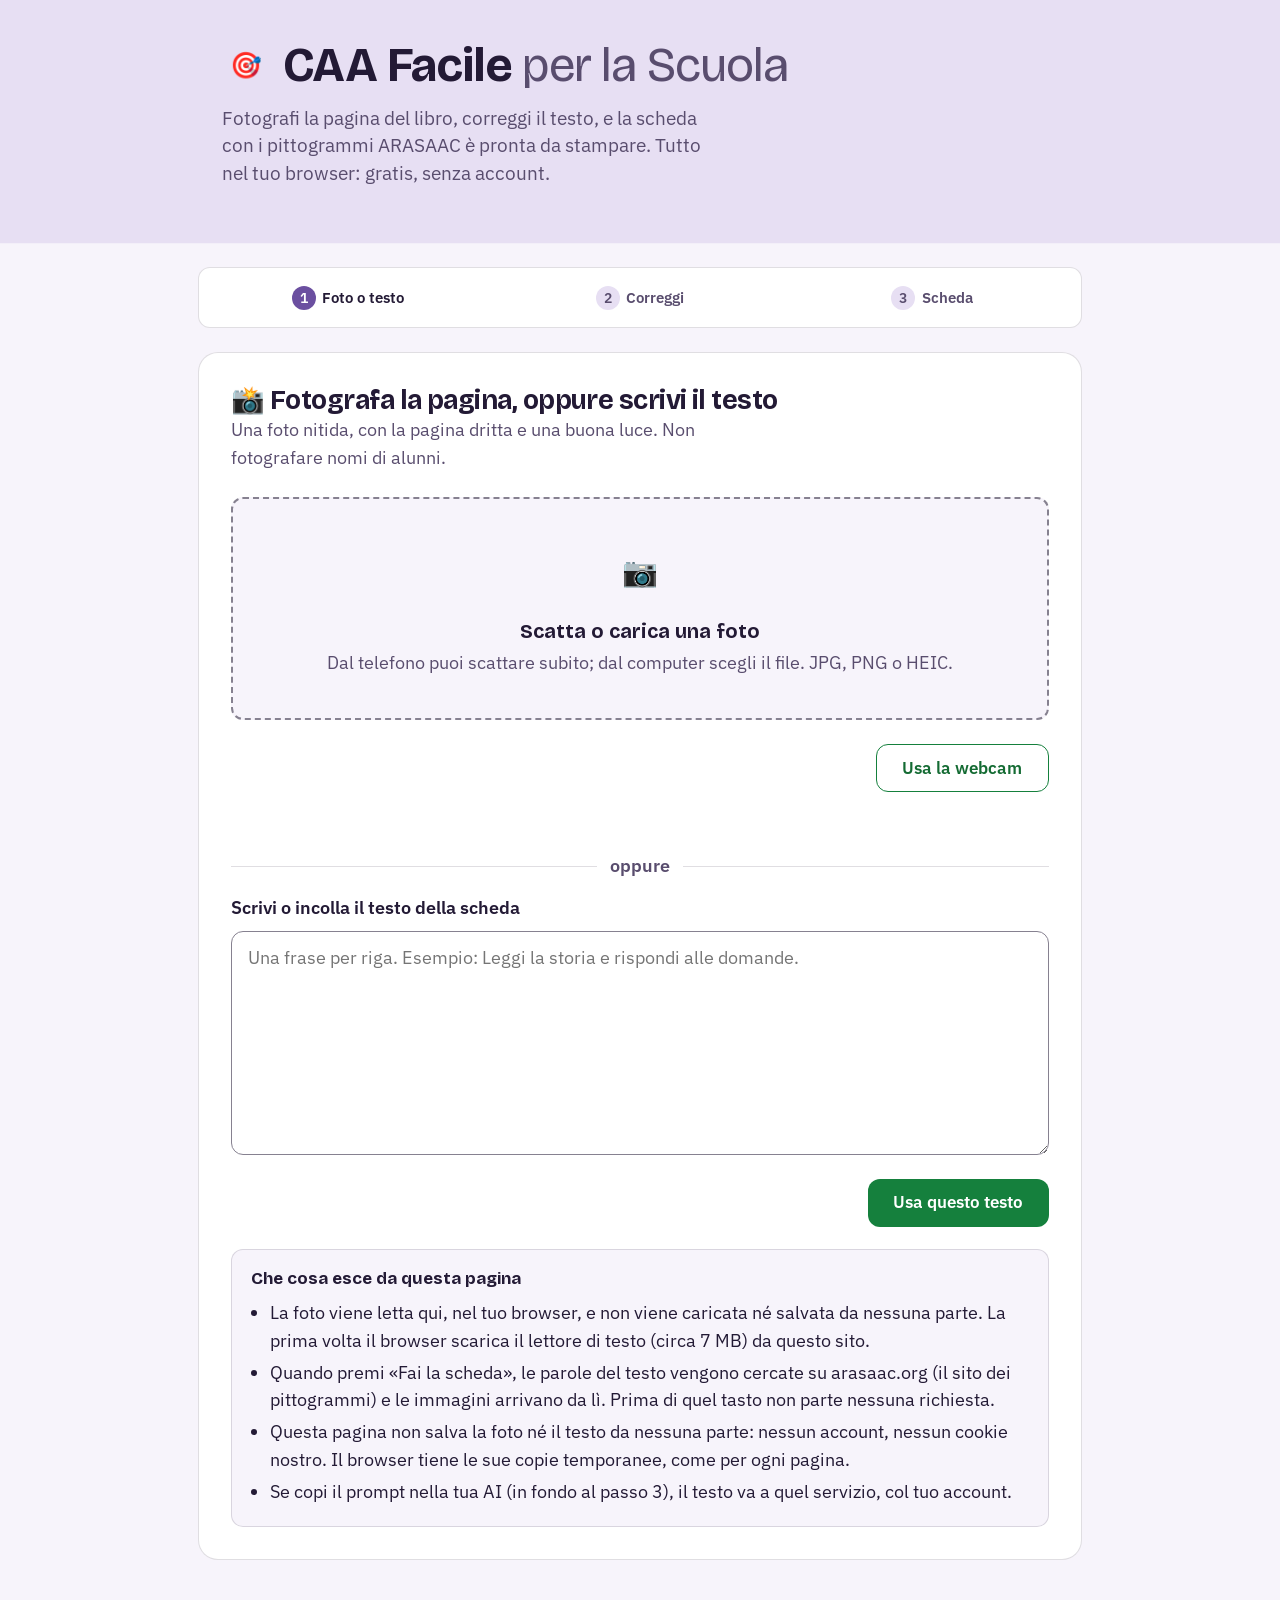
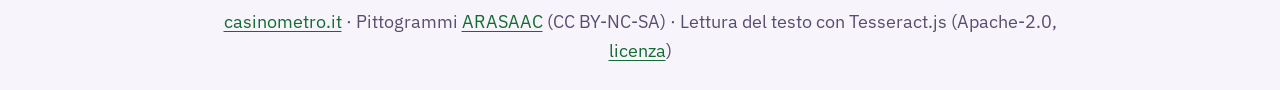
<file: caa/index.html>
<!doctype html>
<html lang="it">
<head>
<meta charset="utf-8">
<meta name="viewport" content="width=device-width, initial-scale=1">
<title>CAA Facile: dalla foto alla scheda con i pittogrammi ARASAAC · casinometro.it</title>
<meta name="description" content="Fotografa la pagina del libro, correggi il testo, stampa la scheda CAA con i pittogrammi ARASAAC. Tutto nel tuo browser, gratis.">
<meta name="theme-color" content="#E7DFF3">
<link rel="icon" href="assets/img/favicon.svg" type="image/svg+xml">
<link rel="stylesheet" href="assets/casinometro.css">
</head>
<body class="tipo-app">

<main id="contenuto">
<!-- wp:html -->
<!-- CAA Facile, versione del 18/10/2026 (piano ws caa-lavagna-20261018, v2 dopo il check avverso di Codex, Gemini e Grok):
     la foto si legge NEL BROWSER con Tesseract.js servito da questa stessa cartella (vendor/), le parole si cercano su
     api.arasaac.org, i pittogrammi arrivano da static.arasaac.org. Nessun server nostro, nessuna chiave, nessuna memoria. -->
<div class="pagina-caa">
<script>
(function(){var c=false;
try{c=new URLSearchParams(location.search).get("lim")==="1";}catch(e){c=/[?&]lim=1(&|$)/.test(location.search);}
if(!c){try{c=window.self!==window.top&&window.top.location.origin===location.origin;}catch(e){c=false;}}
if(c){document.documentElement.classList.add("caa-lim");}})();
</script>
<style>
/* CSS circoscritto a questa pagina. Modalità compatta = classe caa-lim sull'elemento html (messa dallo script qui sopra
   con ?lim=1 o quando la pagina è nel riquadro della lavagna, stessa origine): via testata, piede e apertura del sito,
   caratteri più grandi, bersagli da 56 px. I comandi della pagina restano tutti. */
html.caa-lim .testa,html.caa-lim .piede,html.caa-lim .salta,html.caa-lim .pagina-caa .apertura{display:none !important;}
html.caa-lim{font-size:112.5%;}
html.caa-lim .pagina-caa .caa-app .caa-header{padding:.8rem 1.5rem 1rem;}
html.caa-lim .pagina-caa .caa-app .caa-header p{max-width:none;}
html.caa-lim .pagina-caa .caa-app .caa-steps{margin:.8rem 0;}
html.caa-lim .pagina-caa .caa-app .caa-btn{min-height:56px;}
html.caa-lim .pagina-caa .caa-app .caa-footer .caa-footer-sito{display:none;}
.pagina-caa .caa-app .caa-card{animation:none;}
.pagina-caa .caa-lim-solo{display:none;}
html.caa-lim .pagina-caa .caa-lim-solo{display:block;margin-top:.6rem;font-size:1rem;}
.pagina-caa .caa-lim-solo a,.pagina-caa .caa-apri-scheda{color:var(--cm-azione-su);font-weight:600;text-decoration:underline;}
.pagina-caa .caa-app .caa-steps{list-style:none;}
.pagina-caa .caa-app .caa-btn{min-height:48px;font-family:inherit;line-height:1.2;cursor:pointer;}
.pagina-caa .caa-app .caa-btn:focus-visible,.pagina-caa .caa-app .caa-tessera:focus-visible,.pagina-caa .caa-app input:focus-visible,
.pagina-caa .caa-app textarea:focus-visible,.pagina-caa .caa-app .caa-alt:focus-visible{outline:3px solid var(--cm-viola-scuro);outline-offset:2px;}
.pagina-caa .caa-app .caa-btn-grande{min-height:64px;font-size:1.25rem;padding:.9rem 2rem;}
.pagina-caa .caa-app .caa-btn-group{justify-content:space-between;}
.pagina-caa .caa-app .caa-btn-group.caa-a-destra{justify-content:flex-end;}
.pagina-caa .caa-app .caa-subtitle,.pagina-caa .caa-app .caa-hint,.pagina-caa .caa-app .caa-nota{max-width:var(--cm-misura);}
.pagina-caa .caa-app .caa-nota{color:var(--cm-muto);line-height:1.5;margin-top:.8rem;}
.pagina-caa .caa-app .caa-avviso{min-height:1.4em;margin-top:.6rem;font-weight:600;color:var(--cm-inchiostro);line-height:1.4;}
.pagina-caa .caa-app .caa-avviso.caa-errore{color:var(--cm-stato-rosso,#b3261e);}
.pagina-caa .caa-app .caa-contatore{color:var(--cm-muto);font-size:.9375rem;margin-top:.35rem;text-align:right;font-variant-numeric:tabular-nums;}
.pagina-caa .caa-app .caa-contatore.caa-oltre{color:var(--cm-stato-rosso,#b3261e);font-weight:700;}
/* passo 1: la zona della foto è una label che contiene l'input (tastiera e lettori di schermo) */
.pagina-caa .caa-app .caa-upload-zone{display:block;position:relative;text-align:center;cursor:pointer;}
.pagina-caa .caa-app .caa-upload-zone input{width:100%;height:100%;}
.pagina-caa .caa-app .caa-upload-zone h4{font-size:1.25rem;}
.pagina-caa .caa-app .caa-webcam{margin-top:1rem;}
.pagina-caa .caa-app .caa-webcam video{display:block;width:100%;max-height:60vh;background:#000;border-radius:var(--cm-raggio);}
.pagina-caa .caa-app .caa-lettura{margin-top:1.2rem;}
.pagina-caa .caa-app progress{display:block;width:100%;height:14px;margin:.5rem 0;accent-color:var(--cm-azione);}
.pagina-caa .caa-app .caa-oppure{display:flex;align-items:center;gap:.8rem;margin:1.6rem 0 .8rem;color:var(--cm-muto);font-weight:600;}
.pagina-caa .caa-app .caa-oppure::before,.pagina-caa .caa-app .caa-oppure::after{content:"";flex:1;border-top:1px solid var(--cm-linea);}
.pagina-caa .caa-app .caa-privacy{background:var(--cm-carta);border:1px solid var(--cm-linea);border-radius:var(--cm-raggio);padding:1rem 1.2rem;margin-top:1.4rem;line-height:1.55;}
.pagina-caa .caa-app .caa-privacy h4{font-family:var(--cm-font-titoli);font-size:1.0625rem;font-weight:700;margin-bottom:.4rem;}
.pagina-caa .caa-app .caa-privacy ul{padding-left:1.2rem;}
.pagina-caa .caa-app .caa-privacy li{margin-bottom:.25rem;}
/* passo 2 */
.pagina-caa .caa-app textarea.caa-testo{display:block;width:100%;min-height:14rem;font-size:1.125rem;line-height:1.5;padding:.8rem 1rem;border:1.5px solid var(--cm-bordo-campo);border-radius:var(--cm-raggio);font-family:inherit;color:inherit;background:var(--cm-scheda);}
.pagina-caa .caa-app .caa-gesto{background:var(--cm-glicine);border-radius:var(--cm-raggio);padding:.8rem 1rem;margin-top:1rem;line-height:1.5;}
/* passo 3: i comandi della bozza */
.pagina-caa .caa-app .caa-comandi{display:flex;flex-wrap:wrap;gap:.8rem 1.4rem;align-items:center;margin:1rem 0 1.2rem;}
.pagina-caa .caa-app .caa-comandi label{display:inline-flex;align-items:center;gap:.5rem;min-height:44px;font-weight:600;cursor:pointer;}
.pagina-caa .caa-app .caa-comandi input[type="checkbox"],.pagina-caa .caa-app .caa-comandi input[type="radio"]{width:22px;height:22px;accent-color:var(--cm-azione);}
.pagina-caa .caa-app .caa-comandi fieldset{border:0;display:inline-flex;gap:.8rem;align-items:center;}
.pagina-caa .caa-app .caa-comandi legend{font-weight:600;float:left;margin-right:.4rem;}
.pagina-caa .caa-app .caa-titolo-campo{display:block;width:100%;font-size:1.125rem;padding:.6rem .9rem;border:1.5px solid var(--cm-bordo-campo);border-radius:var(--cm-raggio);font-family:inherit;color:inherit;margin-bottom:.4rem;}
.pagina-caa .caa-app .caa-banner{display:none;background:#FFF4D6;border:1px solid var(--cm-stato-giallo);border-radius:var(--cm-raggio);padding:.8rem 1rem;margin:.6rem 0 1rem;line-height:1.5;}
.pagina-caa .caa-app .caa-banner.caa-visibile{display:flex;flex-wrap:wrap;gap:.6rem 1rem;align-items:center;justify-content:space-between;}
/* la scheda: fondo bianco sempre (anche nel riquadro della lavagna), tessere in righe, una riga per riga di testo */
.pagina-caa .caa-app .caa-scheda{background:#fff;color:#111;border:1px solid var(--cm-linea);border-radius:var(--cm-raggio);padding:1.2rem;}
.pagina-caa .caa-app .caa-scheda h3.caa-scheda-titolo{font-family:var(--cm-font-corpo);font-size:1.5rem;font-weight:700;margin-bottom:.8rem;overflow-wrap:anywhere;}
.pagina-caa .caa-app .caa-riga{display:flex;flex-wrap:wrap;gap:.5rem;align-items:flex-end;margin-bottom:.7rem;break-inside:avoid;page-break-inside:avoid;}
.pagina-caa .caa-app .caa-tessera{--t:112px;display:flex;flex-direction:column;align-items:center;justify-content:flex-end;gap:.3rem;width:var(--t);min-height:44px;
  padding:.3rem;border:1.5px solid #bbb;border-radius:10px;background:#fff;color:#111;font:inherit;cursor:pointer;break-inside:avoid;page-break-inside:avoid;text-align:center;}
.pagina-caa .caa-app .caa-tessera:hover{border-color:var(--cm-viola);}
.pagina-caa .caa-app .caa-scheda.caa-grande .caa-tessera{--t:150px;}
.pagina-caa .caa-app .caa-tessera img{display:block;width:calc(var(--t) - 14px);height:calc(var(--t) - 14px);object-fit:contain;}
.pagina-caa .caa-app .caa-scheda.caa-bn .caa-tessera img{filter:grayscale(1) contrast(1.2);}
.pagina-caa .caa-app .caa-tessera .caa-parola{display:block;font-size:1.0625rem;font-weight:700;line-height:1.15;overflow-wrap:anywhere;hyphens:auto;}
.pagina-caa .caa-app .caa-scheda.caa-grande .caa-parola{font-size:1.25rem;}
.pagina-caa .caa-app .caa-tessera.caa-senza{justify-content:center;}
.pagina-caa .caa-app .caa-tessera.caa-piccola{--t:auto;width:auto;min-width:44px;padding:.4rem .6rem;border-style:dashed;}
.pagina-caa .caa-app .caa-tessera.caa-piccola .caa-parola{font-weight:400;}
.pagina-caa .caa-app .caa-tessera.caa-attesa{border-style:dotted;}
.pagina-caa .caa-app .caa-tessera .caa-segno{display:block;font-size:.8125rem;color:#666;font-weight:400;}
.pagina-caa .caa-app .caa-tessera.caa-errore .caa-segno{color:var(--cm-stato-rosso,#b3261e);}
.pagina-caa .caa-app .caa-attribuzione{font-size:.8125rem;color:#444;line-height:1.35;margin-top:1rem;border-top:1px solid #ddd;padding-top:.5rem;}
.pagina-caa .caa-app .caa-attribuzione a{color:inherit;}
/* il pannello della tessera */
.pagina-caa .caa-dialog{border:0;border-radius:var(--cm-raggio-g);padding:0;width:min(640px,calc(100vw - 32px));max-height:min(720px,90dvh);background:#fff;color:var(--cm-inchiostro);box-shadow:0 12px 40px rgba(35,26,53,.25);}
.pagina-caa .caa-dialog::backdrop{background:rgba(35,26,53,.45);}
.pagina-caa .caa-dialog-in{box-sizing:border-box;display:flex;flex-direction:column;gap:12px;padding:18px;max-height:min(720px,90dvh);overflow:auto;overscroll-behavior:contain;font-family:var(--cm-font-corpo);}
.pagina-caa .caa-dialog h2{font-family:var(--cm-font-titoli);font-size:1.5rem;line-height:1.15;margin:0;}
.pagina-caa .caa-dialog .caa-alternative{display:flex;flex-wrap:wrap;gap:.6rem;}
.pagina-caa .caa-dialog .caa-alt{width:104px;height:104px;padding:6px;border:2px solid #bbb;border-radius:10px;background:#fff;cursor:pointer;}
.pagina-caa .caa-dialog .caa-alt[aria-pressed="true"]{border-color:var(--cm-azione);box-shadow:0 0 0 2px var(--cm-azione);}
.pagina-caa .caa-dialog .caa-alt img{width:100%;height:100%;object-fit:contain;display:block;}
.pagina-caa .caa-dialog .caa-cerca{display:flex;gap:.6rem;flex-wrap:wrap;}
.pagina-caa .caa-dialog .caa-cerca input,.pagina-caa .caa-dialog .caa-parola-campo{flex:1;min-width:160px;font-size:1.0625rem;padding:.6rem .8rem;border:1.5px solid var(--cm-bordo-campo);border-radius:var(--cm-raggio);font-family:inherit;}
.pagina-caa .caa-dialog .caa-dialog-azioni{display:flex;flex-wrap:wrap;gap:.6rem;}
.pagina-caa .caa-dialog .caa-btn{padding:.6rem 1rem;border:1.5px solid var(--cm-azione);border-radius:var(--cm-raggio);background:#fff;color:var(--cm-azione-su);font:inherit;font-weight:600;min-height:44px;cursor:pointer;}
.pagina-caa .caa-dialog .caa-btn-primary{background:var(--cm-azione);color:#fff;}
.pagina-caa .caa-dialog .caa-btn-pericolo{border-color:var(--cm-stato-rosso,#b3261e);color:var(--cm-stato-rosso,#b3261e);}
.pagina-caa .caa-dialog label{font-weight:600;}
.pagina-caa .caa-dialog .caa-etichetta-riga{display:flex;gap:.6rem;flex-wrap:wrap;align-items:center;}
/* la via secondaria: il prompt per l'AI */
.pagina-caa .caa-app details.caa-ai{margin-top:1.6rem;border:1px solid var(--cm-linea);border-radius:var(--cm-raggio);padding:0 1rem;}
.pagina-caa .caa-app details.caa-ai summary{cursor:pointer;font-weight:600;padding:.9rem 0;min-height:44px;}
.pagina-caa .caa-app details.caa-ai .caa-ai-in{padding-bottom:1rem;}
.pagina-caa .caa-app .caa-chip{font-family:inherit;line-height:inherit;min-height:44px;cursor:pointer;}
.pagina-caa .caa-app textarea.caa-prompt-output{display:block;width:100%;min-height:12rem;resize:vertical;font-size:1rem;white-space:pre-wrap;margin-top:.8rem;font-family:inherit;}
.pagina-caa .caa-app .caa-ai-link{display:flex;gap:.8rem;flex-wrap:wrap;margin-top:1rem;}
.pagina-caa .caa-app a.caa-btn{display:inline-flex;align-items:center;justify-content:center;text-decoration:none;}
.pagina-caa .caa-app .caa-wcag{font-size:.9375rem;color:var(--cm-muto);margin-top:1.2rem;line-height:1.5;}
@media (max-width:640px){
  .pagina-caa .caa-app .caa-ai-link,.pagina-caa .caa-app .caa-btn-group{flex-direction:column;}
  .pagina-caa .caa-app .caa-btn{width:100%;}
  .pagina-caa .caa-app .caa-tessera{--t:24vw;}                        /* tre tessere per riga a 390 px */
  .pagina-caa .caa-app .caa-scheda.caa-grande .caa-tessera{--t:38vw;}
  .pagina-caa .caa-app .caa-scheda{padding:.8rem;}
}
@media (prefers-reduced-motion:reduce){.pagina-caa *{transition:none !important;animation:none !important;}}
/* stampa: resta la sola scheda, A4 verticale, colori conservati, attribuzione come piede di ogni pagina */
@media print{
  @page{size:A4 portrait;margin:12mm;}
  .testa,.piede,.salta,.pagina-caa .apertura,.pagina-caa .caa-header,.pagina-caa .caa-steps,.pagina-caa #caa-passo1,.pagina-caa #caa-passo2,
  .pagina-caa .caa-comandi,.pagina-caa .caa-banner,.pagina-caa .caa-passo3-comandi,.pagina-caa .caa-nota,.pagina-caa details.caa-ai,
  .pagina-caa .caa-footer,.pagina-caa .caa-dialog,.pagina-caa .caa-wcag,.pagina-caa #caa-passo3>h2,.pagina-caa .caa-lim-solo,
  .pagina-caa #caa-passo3>.caa-subtitle,.pagina-caa #caa-passo3>label,.pagina-caa #caaTitolo{display:none !important;}
  .pagina-caa .caa-app .caa-card{border:0 !important;}
  html,body{background:#fff !important;}
  .pagina-caa .caa-app,.pagina-caa .caa-app .caa-body,.pagina-caa .caa-app .caa-card{background:#fff !important;padding:0 !important;margin:0 !important;box-shadow:none !important;max-width:none !important;}
  .pagina-caa .caa-app .caa-scheda{border:0;padding:12mm 0 0;color:#000;}
  .pagina-caa .caa-app .caa-tessera{border-color:#999;-webkit-print-color-adjust:exact;print-color-adjust:exact;}
  .pagina-caa .caa-app .caa-tessera img{-webkit-print-color-adjust:exact;print-color-adjust:exact;}
  .pagina-caa .caa-app .caa-tessera .caa-segno{display:none;}
  .pagina-caa .caa-app .caa-tessera .caa-parola{font-size:14pt;}
  .pagina-caa .caa-app .caa-scheda.caa-grande .caa-parola{font-size:18pt;}
  .pagina-caa .caa-app .caa-attribuzione{position:fixed;top:0;left:0;right:0;font-size:8pt;border-top:0;border-bottom:1px solid #999;background:#fff;margin:0;padding:0 0 2mm;}
}
</style>


<div class="caa-app" id="caa-app">

<div class="caa-header">
    <div class="caa-header-content">
        <div class="caa-logo">
            <div class="caa-logo-icon" aria-hidden="true">🎯</div>
            <h1>CAA Facile <span>per la Scuola</span></h1>
        </div>
        <p>Fotografi la pagina del libro, correggi il testo, e la scheda con i pittogrammi ARASAAC è pronta da stampare. Tutto nel tuo browser: gratis, senza account.</p>
        <p class="caa-lim-solo"><a href="./" target="_blank" rel="noopener noreferrer">Apri la pagina completa in una scheda</a></p>
    </div>
</div>

<div class="caa-body">
    <ol class="caa-steps" aria-label="I tre passi">
        <li class="caa-step active" id="caa-step-ind-1" aria-current="step"><span class="caa-num" aria-hidden="true">1</span> Foto o testo</li>
        <li class="caa-step" id="caa-step-ind-2"><span class="caa-num" aria-hidden="true">2</span> Correggi</li>
        <li class="caa-step" id="caa-step-ind-3"><span class="caa-num" aria-hidden="true">3</span> Scheda</li>
    </ol>

    <section id="caa-passo1" class="caa-card" aria-labelledby="caa-h-1">
        <h2 id="caa-h-1"><span class="caa-icon" aria-hidden="true">📸</span> Fotografa la pagina, oppure scrivi il testo</h2>
        <p class="caa-subtitle">Una foto nitida, con la pagina dritta e una buona luce. Non fotografare nomi di alunni.</p>
        <label class="caa-upload-zone" id="caaUploadZone">
            <input type="file" accept="image/*" id="caaImageInput">
            <span class="caa-upload-icon" aria-hidden="true">📷</span>
            <h4>Scatta o carica una foto</h4>
            <p>Dal telefono puoi scattare subito; dal computer scegli il file. JPG, PNG o HEIC.</p>
            <span class="caa-filename caa-hidden" id="caaFileName" aria-live="polite"></span>
        </label>
        <div class="caa-btn-group caa-a-destra" id="caaWebcamRiga" hidden>
            <button class="caa-btn caa-btn-outline" type="button" id="caaWebcamApri">Usa la webcam</button>
        </div>
        <div class="caa-webcam" id="caaWebcam" hidden>
            <video id="caaVideo" playsinline muted aria-label="Inquadratura della webcam"></video>
            <div class="caa-btn-group">
                <button class="caa-btn caa-btn-outline" type="button" id="caaWebcamChiudi">Annulla</button>
                <button class="caa-btn caa-btn-primary caa-btn-grande" type="button" id="caaScatta">Scatta</button>
            </div>
        </div>
        <img class="caa-preview-img caa-hidden" id="caaPreview" alt="Anteprima della foto scelta">
        <div class="caa-lettura" id="caaLettura" hidden>
            <p class="caa-avviso" id="caaLetturaStato" role="status" aria-live="polite"></p>
            <progress id="caaProgresso" max="100" value="0" aria-labelledby="caaLetturaStato"></progress>
            <div class="caa-btn-group caa-a-destra">
                <button class="caa-btn caa-btn-outline" type="button" id="caaAnnullaLettura">Annulla la lettura</button>
            </div>
        </div>
        <p class="caa-avviso" id="caaAvviso1" role="status" aria-live="polite"></p>
        <p class="caa-oppure" aria-hidden="true">oppure</p>
        <div class="caa-form-group">
            <label for="caaTestoLibero">Scrivi o incolla il testo della scheda</label>
            <textarea class="caa-testo" id="caaTestoLibero" rows="5" placeholder="Una frase per riga. Esempio: Leggi la storia e rispondi alle domande."></textarea>
        </div>
        <div class="caa-btn-group caa-a-destra">
            <button class="caa-btn caa-btn-primary" type="button" id="caaUsaTesto">Usa questo testo</button>
        </div>
        <div class="caa-privacy">
            <h4>Che cosa esce da questa pagina</h4>
            <ul>
                <li>La foto viene letta qui, nel tuo browser, e non viene caricata né salvata da nessuna parte. La prima volta il browser scarica il lettore di testo (circa 7 MB) da questo sito.</li>
                <li>Quando premi «Fai la scheda», le parole del testo vengono cercate su arasaac.org (il sito dei pittogrammi) e le immagini arrivano da lì. Prima di quel tasto non parte nessuna richiesta.</li>
                <li>Questa pagina non salva la foto né il testo da nessuna parte: nessun account, nessun cookie nostro. Il browser tiene le sue copie temporanee, come per ogni pagina.</li>
                <li>Se copi il prompt nella tua AI (in fondo al passo 3), il testo va a quel servizio, col tuo account.</li>
            </ul>
        </div>
    </section>

    <section id="caa-passo2" class="caa-card" aria-labelledby="caa-h-2" hidden>
        <h2 id="caa-h-2"><span class="caa-icon" aria-hidden="true">✏️</span> Correggi il testo</h2>
        <p class="caa-subtitle">Tieni solo le frasi che servono, una per riga: ogni riga diventa una riga di tessere. Correggi gli errori di lettura.</p>
        <label class="solo-lettori" for="caaTesto">Testo della scheda</label>
        <textarea class="caa-testo" id="caaTesto" rows="10" spellcheck="false" autocorrect="off"></textarea>
        <p class="caa-gesto"><strong>Controlla che non ci siano nomi di alunni.</strong> Premendo «Fai la scheda», le parole del testo vengono cercate su arasaac.org. Le parole con numeri e i nomi con la maiuscola restano senza simbolo finché non le tocchi tu.</p>
        <p class="caa-avviso" id="caaAvviso2" role="status" aria-live="polite"></p>
        <div class="caa-btn-group">
            <button class="caa-btn caa-btn-outline" type="button" id="caaIndietro2">Indietro</button>
            <button class="caa-btn caa-btn-primary caa-btn-grande" type="button" id="caaFai">Fai la scheda</button>
        </div>
    </section>

    <section id="caa-passo3" class="caa-card" aria-labelledby="caa-h-3" hidden>
        <h2 id="caa-h-3"><span class="caa-icon" aria-hidden="true">🧩</span> Bozza della scheda: controlla ogni simbolo</h2>
        <p class="caa-subtitle">Tocca una tessera per cambiare il simbolo, la parola scritta, unirla alla parola dopo o toglierla. Poi stampa.</p>
        <label for="caaTitolo"><strong>Titolo della scheda</strong></label>
        <input class="caa-titolo-campo" id="caaTitolo" type="text" maxlength="90" autocomplete="off">
        <div class="caa-comandi">
            <fieldset>
                <legend>Tessere</legend>
                <label><input type="radio" name="caaMisura" value="normale" checked> Normali</label>
                <label><input type="radio" name="caaMisura" value="grande"> Grandi</label>
            </fieldset>
            <label><input type="checkbox" id="caaBn"> Bianco e nero (per fotocopie)</label>
            <label><input type="checkbox" id="caaPiccole"> Simboli anche per le parole piccole</label>
            <button class="caa-btn caa-btn-outline" type="button" id="caaAnnullaMossa" disabled>Annulla l'ultima modifica</button>
        </div>
        <div class="caa-banner" id="caaBanner" role="status" aria-live="polite">
            <span id="caaBannerTesto"></span>
            <button class="caa-btn caa-btn-outline" type="button" id="caaRiprova">Riprova i simboli non riusciti</button>
        </div>
        <div class="caa-scheda" id="caa-scheda" aria-label="La scheda">
            <h3 class="caa-scheda-titolo" id="caaSchedaTitolo"></h3>
            <div id="caaRighe"></div>
            <p class="caa-attribuzione">Pittogrammi: Sergio Palao, proprietà Gobierno de Aragón, origine ARASAAC (<a href="https://arasaac.org/terms-of-use">arasaac.org/terms-of-use</a>), licenza CC BY-NC-SA: uso non commerciale, stessa licenza, attribuzione. Il testo resta di chi lo ha scritto. Scheda fatta con CAA Facile, casinometro.it/caa.</p>
        </div>
        <p class="caa-avviso" id="caaAvviso3" role="status" aria-live="polite"></p>
        <div class="caa-btn-group caa-passo3-comandi">
            <button class="caa-btn caa-btn-outline" type="button" id="caaIndietro3">Modifica il testo</button>
            <button class="caa-btn caa-btn-outline" type="button" id="caaNuova">Nuova scheda</button>
            <button class="caa-btn caa-btn-primary caa-btn-grande" type="button" id="caa-stampa" disabled>Stampa o salva in PDF</button>
        </div>
        <p class="caa-nota caa-lim-solo">Se la stampa non parte dalla lavagna: <a class="caa-apri-scheda" id="caaApriScheda" href="./" target="_blank" rel="noopener noreferrer">apri la scheda in una nuova scheda del browser</a> (il testo corretto viene con te, i simboli si rifanno).</p>
        <p class="caa-nota">Dal telefono: scegli «Salva come PDF» nella stampa, poi apri il file sulla lavagna con «Apri un PDF».</p>
        <p class="caa-nota">Per gli alunni che la useranno, i simboli vanno controllati da chi conosce la CAA: questa è una bozza.</p>
        <details class="caa-ai">
            <summary>Preferisci farla fare alla tua AI? Copia il prompt</summary>
            <div class="caa-ai-in">
                <p class="caa-hint">Il prompt contiene il testo corretto. Scegli le difficoltà, copia, apri la chat, incolla. Il testo va al servizio che scegli.</p>
                <div class="caa-form-group">
                    <span id="caaDifficoltaEtichetta" class="caa-hint"><strong>Tipo di difficoltà</strong> (tocca per attivare o disattivare)</span>
                    <div class="caa-chips" role="group" aria-labelledby="caaDifficoltaEtichetta">
                        <button class="caa-chip" type="button" data-id="cognitiva" aria-pressed="false">Disabilità cognitiva</button>
                        <button class="caa-chip" type="button" data-id="dsa" aria-pressed="false">DSA / Discalculia</button>
                        <button class="caa-chip" type="button" data-id="lettura" aria-pressed="false">Difficoltà di lettura</button>
                        <button class="caa-chip" type="button" data-id="attenzione" aria-pressed="false">Difficoltà di attenzione</button>
                        <button class="caa-chip" type="button" data-id="linguistica" aria-pressed="false">Difficoltà linguistiche</button>
                        <button class="caa-chip" type="button" data-id="autismo" aria-pressed="false">Autismo</button>
                        <button class="caa-chip" type="button" data-id="bes" aria-pressed="false">BES generico</button>
                    </div>
                </div>
                <div class="caa-btn-group caa-a-destra">
                    <button class="caa-btn caa-btn-success" type="button" id="caaCopia">Copia il prompt</button>
                </div>
                <p class="caa-avviso" id="caaAvvisoCopia" role="status" aria-live="polite"></p>
                <textarea class="caa-prompt-output" id="caaPromptOutput" readonly spellcheck="false" aria-label="Il prompt da copiare"></textarea>
                <div class="caa-ai-link">
                    <a class="caa-btn caa-btn-outline" href="https://chatgpt.com/" target="_blank" rel="noopener noreferrer">Apri ChatGPT</a>
                    <a class="caa-btn caa-btn-outline" href="https://gemini.google.com/" target="_blank" rel="noopener noreferrer">Apri Gemini</a>
                    <a class="caa-btn caa-btn-outline" href="https://claude.ai/" target="_blank" rel="noopener noreferrer">Apri Claude</a>
                </div>
            </div>
        </details>
        <p class="caa-wcag">Pagina progettata secondo le WCAG 2.2 AA. Verifiche fatte: tastiera, contrasto, etichette, lettura a 320 px, zoom 200%, spaziatura del testo, axe-core. Non verificata con un lettore di schermo.</p>
    </section>
</div>

<dialog class="caa-dialog" id="caaDialog" aria-labelledby="caaDialogTitolo">
    <div class="caa-dialog-in">
        <h2 id="caaDialogTitolo">Tessera</h2>
        <p class="caa-hint" id="caaDialogStato" role="status" aria-live="polite"></p>
        <div class="caa-alternative" id="caaAlternative" role="group" aria-label="Simboli fra cui scegliere"></div>
        <form class="caa-cerca" id="caaCercaForm">
            <label class="solo-lettori" for="caaCercaCampo">Cerca un altro simbolo</label>
            <input id="caaCercaCampo" type="text" placeholder="Cerca un altro simbolo, es. leggere" autocomplete="off">
            <button class="caa-btn" type="submit">Cerca</button>
        </form>
        <div class="caa-etichetta-riga">
            <label for="caaParolaCampo">Parola scritta sotto il simbolo</label>
            <input class="caa-parola-campo" id="caaParolaCampo" type="text" maxlength="40" autocomplete="off">
            <button class="caa-btn" type="button" id="caaParolaOk">Cambia</button>
        </div>
        <div class="caa-dialog-azioni">
            <button class="caa-btn" type="button" id="caaUnisci">Unisci con la parola dopo</button>
            <button class="caa-btn" type="button" id="caaSenza">Senza simbolo</button>
            <button class="caa-btn caa-btn-pericolo" type="button" id="caaTogli">Togli la parola</button>
            <button class="caa-btn caa-btn-primary" type="button" id="caaDialogChiudi">Chiudi</button>
        </div>
    </div>
</dialog>

<div class="caa-footer">
    <span class="caa-footer-sito"><a href="https://casinometro.it/">casinometro.it</a> · </span>Pittogrammi <a href="https://arasaac.org/" target="_blank" rel="noopener noreferrer">ARASAAC</a> (CC BY-NC-SA) · Lettura del testo con Tesseract.js (Apache-2.0, <a href="vendor/LICENSE-tesseract.js.txt">licenza</a>)
</div>
</div>

<script>
(function (radice) {
"use strict";
/* ---------- 1 · parte pura (gira anche in node per strumenti/prova_caa.py via module.exports): parole, lemmi, prompt ---------- */

/* parole «vuote» (articoli, preposizioni, congiunzioni, pronomi corti): tessera piccola, solo testo, salvo l'interruttore */
var VUOTE = ("il lo la i gli le l un uno una un' del dello della dei degli delle dal dallo dalla dai dagli dalle al allo alla ai agli alle " +
  "nel nello nella nei negli nelle sul sullo sulla sui sugli sulle di a da in con su per tra fra e ed o od ma né che chi cui " +
  "non si mi ti ci vi ne lo la li le gli me te se è sono sei siamo siete ha hai ho hanno abbiamo avete l' c' d' n' s' v' m' t' un' dell' nell' all' dall' sull' quest' quell'").split(" ");
var VUOTE_SET = {};
VUOTE.forEach(function (p) { VUOTE_SET[p] = true; });

/* consegne scolastiche e forme verbali frequenti: forma -> infinito (G01). Si cerca PRIMA l'infinito, poi la forma. */
var CONSEGNE = {
  leggi: "leggere", legge: "leggere", leggete: "leggere", leggiamo: "leggere",
  scrivi: "scrivere", scrive: "scrivere", scrivete: "scrivere", scriviamo: "scrivere",
  colora: "colorare", colorate: "colorare", coloriamo: "colorare", colorato: "colorare",
  completa: "completare", completate: "completare", completiamo: "completare",
  collega: "collegare", collegate: "collegare", cerchia: "cerchiare", cerchiate: "cerchiare",
  conta: "contare", contate: "contare", contiamo: "contare", disegna: "disegnare", disegnate: "disegnare", disegniamo: "disegnare",
  osserva: "osservare", osservate: "osservare", guarda: "guardare", guardate: "guardare", guardiamo: "guardare",
  rispondi: "rispondere", risponde: "rispondere", rispondete: "rispondere", rispondiamo: "rispondere",
  calcola: "calcolare", calcolate: "calcolare", ascolta: "ascoltare", ascoltate: "ascoltare", ascoltiamo: "ascoltare",
  ripeti: "ripetere", ripetete: "ripetere", trova: "trovare", trovate: "trovare", indica: "indicare", indicate: "indicare",
  segna: "segnare", segnate: "segnare", ritaglia: "ritagliare", ritagliate: "ritagliare", incolla: "incollare", incollate: "incollare",
  unisci: "unire", unite: "unire", ordina: "ordinare", ordinate: "ordinare", confronta: "confrontare", confrontate: "confrontare",
  misura: "misurare", misurate: "misurare", sottolinea: "sottolineare", sottolineate: "sottolineare", copia: "copiare", copiate: "copiare",
  racconta: "raccontare", raccontate: "raccontare", descrivi: "descrivere", descrivete: "descrivere", dividi: "dividere", dividete: "dividere",
  scegli: "scegliere", scegliete: "scegliere", cancella: "cancellare", cancellate: "cancellare", riscrivi: "riscrivere", riscrivete: "riscrivere",
  completare: "completare", spiega: "spiegare", spiegate: "spiegare", pensa: "pensare", pensate: "pensare", prova: "provare", provate: "provare",
  gioca: "giocare", giochiamo: "giocare", giocate: "giocare", canta: "cantare", cantiamo: "cantare", cantate: "cantare",
  mangia: "mangiare", mangiamo: "mangiare", mangiate: "mangiare", beve: "bere", bevi: "bere", beviamo: "bere",
  dorme: "dormire", dormi: "dormire", dormiamo: "dormire", corre: "correre", corri: "correre", corriamo: "correre",
  va: "andare", vai: "andare", andiamo: "andare", andate: "andare", vanno: "andare", viene: "venire", vieni: "venire", veniamo: "venire",
  fa: "fare", fai: "fare", facciamo: "fare", fate: "fare", fanno: "fare", dice: "dire", dici: "dire", diciamo: "dire",
  vede: "vedere", vedi: "vedere", vediamo: "vedere", vedete: "vedere", apri: "aprire", apre: "aprire", aprite: "aprire", chiudi: "chiudere", chiude: "chiudere",
  prendi: "prendere", prende: "prendere", prendete: "prendere", metti: "mettere", mette: "mettere", mettete: "mettere",
  tocca: "toccare", toccate: "toccare", taglia: "tagliare", tagliate: "tagliare", piega: "piegare", piegate: "piegare",
  impara: "imparare", impariamo: "imparare", studia: "studiare", studiamo: "studiare", lavora: "lavorare", lavoriamo: "lavorare",
  usa: "usare", usate: "usare", usiamo: "usare", cerca: "cercare", cercate: "cercare", cerchiamo: "cercare"
};
/* desinenze generiche -> candidati infinito e singolare (si provano in ordine, ognuno con una richiesta, fino a 4) */
var DESINENZE = [
  ["iscono", ["ire"]], ["isce", ["ire"]], ["isci", ["ire"]], ["isco", ["ire"]],
  ["iamo", ["iare", "are", "ere", "ire"]], ["ate", ["are"]], ["ete", ["ere"]], ["ite", ["ire"]],
  ["ano", ["are"]], ["ono", ["ere", "ire"]], ["ato", ["are"]], ["ata", ["are"]], ["ati", ["are"]], ["uto", ["ere"]], ["ito", ["ire"]],
  ["o", ["are", "ere", "ire"]], ["e", ["ere", "ire", "are", "a"]], ["i", ["are", "ere", "ire", "o", "e"]], ["a", ["are"]]
];

function candidati(chiave) {
  /* i lemmi da provare dopo la parola stessa, senza doppioni: consegne, poi desinenze */
  var out = [], visti = {};
  function metti(c) { if (c && c !== chiave && c.length >= 3 && !visti[c]) { visti[c] = true; out.push(c); } }
  if (CONSEGNE[chiave]) metti(CONSEGNE[chiave]);
  for (var i = 0; i < DESINENZE.length; i++) {
    var d = DESINENZE[i][0];
    if (chiave.length > d.length + 1 && chiave.slice(-d.length) === d) {
      var radice = chiave.slice(0, -d.length);
      DESINENZE[i][1].forEach(function (s) { metti(radice + s); });
      break;
    }
  }
  return out.slice(0, 4);
}

var PUNTEGGIATURA_INIZIO = /^[«»"“”'‘’()\[\]{}.,;:!?…\-–—]+/;
var PUNTEGGIATURA_FINE = /[«»"“”'‘’()\[\]{}.,;:!?…\-–—]+$/;
var APOSTROFO = /^([A-Za-zÀ-ÿ]{1,5}['’])(.+)$/;

function tokenizza(testo) {
  /* righe -> parole. Ogni parola: etichetta (com'è scritta, punteggiatura compresa), chiave (minuscola, senza
     punteggiatura), classe: "parola" | "vuota" | "numero" | "nome" (maiuscola non a inizio riga, G07). */
  var righe = [];
  String(testo || "").split(/\r?\n/).forEach(function (riga) {
    var pezzi = riga.trim().split(/\s+/).filter(Boolean), parole = [];
    pezzi.forEach(function (p) {
      var m = p.match(APOSTROFO), parti = m ? [m[1], m[2]] : [p];
      parti.forEach(function (q, k) {
        var nudo = q.replace(PUNTEGGIATURA_INIZIO, "").replace(PUNTEGGIATURA_FINE, "");
        if (!nudo) return;
        var chiave = nudo.toLowerCase().replace(/’/g, "'");
        if (m && k === 0) chiave = m[1].toLowerCase().replace(/’/g, "'").replace(PUNTEGGIATURA_INIZIO, "");   /* «d'», «c'», «l'»: con l'apostrofo, come in VUOTE */
        var etichetta = q.replace(/[.,;:…«»"“”()\[\]{}]+$/, "").replace(PUNTEGGIATURA_INIZIO, "");   /* sotto il simbolo: niente punto o virgola finale; ? e ! restano */
        var classe = "parola";
        if (/\d/.test(nudo)) classe = "numero";
        else if (VUOTE_SET[chiave]) classe = "vuota";
        else if (parole.length > 0 && /^[A-ZÀ-Ý]/.test(nudo)) classe = "nome";
        parole.push({ etichetta: etichetta || nudo, chiave: chiave, classe: classe });
      });
    });
    if (parole.length) righe.push(parole);
  });
  return righe;
}

var CAA_DIFFICOLTA = [
  { id: "cognitiva", nome: "Disabilità cognitiva", regola: "3 esercizi al massimo, numeri piccoli, un esempio svolto identico prima di ogni esercizio, un pittogramma a ogni passaggio" },
  { id: "dsa", nome: "DSA / Discalculia", regola: "numeri in colonna su una griglia, segni delle operazioni evidenziati, spazio per i passaggi scritti, carattere senza grazie" },
  { id: "lettura", nome: "Difficoltà di lettura", regola: "pochissimo testo, un pittogramma per ogni istruzione, carattere di almeno 16 punti, testo allineato a sinistra" },
  { id: "attenzione", nome: "Difficoltà di attenzione", regola: "una pagina sola, ogni esercizio nel suo riquadro con una casella «fatto» da spuntare" },
  { id: "linguistica", nome: "Difficoltà linguistiche", regola: "un pittogramma per ogni parola chiave, frasi di al massimo 5 parole, niente sinonimi, glossario visivo in cima" },
  { id: "autismo", nome: "Autismo", regola: "struttura prevedibile e ripetitiva, istruzioni esplicite passo per passo, inizio e fine di ogni sezione ben segnati" },
  { id: "bes", nome: "BES generico", regola: "equilibrio fra immagini e testo, almeno un esempio svolto, spazio ampio per le risposte, numerazione chiara" }
];

function caaComponi(d) {
  d = d || {};
  var ids = Array.isArray(d.difficolta) ? d.difficolta : [];
  var scelte = CAA_DIFFICOLTA.filter(function (x) { return ids.indexOf(x.id) >= 0; });
  if (!scelte.length) scelte = CAA_DIFFICOLTA.filter(function (x) { return x.id === "bes"; });
  var testo = String(d.testo || "").trim();
  var r = [];
  r.push("Prepara una scheda accessibile con pittogrammi CAA (ARASAAC) per uno studente con le difficoltà indicate sotto.");
  r.push(testo ? "Parti da questo testo, preso dalla scheda originale:" : "Non ho un testo: crea la scheda da zero sull'argomento che ti dico in chat.");
  if (testo) { r.push(""); r.push(testo); }
  r.push("");
  r.push("Difficoltà: " + scelte.map(function (x) { return x.nome; }).join(", "));
  r.push("");
  r.push("Regole della scheda");
  r.push("1. Ogni gruppo di esercizi inizia con un riquadro di istruzioni: da 3 a 5 pittogrammi dei verbi d'azione (guarda, leggi, conta, scrivi, calcola, disegna, misura, completa, colora, collega, cerchia) e la consegna in frasi imperative brevi, una per riga.");
  r.push("2. Prima degli esercizi un esempio svolto. Esercizi dal più facile al più difficile, al massimo 4 o 5, con spazio ampio per rispondere.");
  r.push("3. Titolo con l'argomento, spazio per nome e data, esercizi numerati in riquadri.");
  r.push("4. Frasi di al massimo 10 parole, concrete, senza subordinate.");
  r.push("5. Stampa su A4 in bianco e nero: carattere di almeno 14 punti, interlinea ampia, al massimo 2 pagine. Stesso layout per ogni esercizio, varia solo il contenuto.");
  r.push("6. Se due adattamenti si contraddicono, vale il più restrittivo.");
  r.push("");
  r.push("Adattamenti");
  scelte.forEach(function (x) { r.push("- " + x.nome + ": " + x.regola + "."); });
  r.push("");
  r.push("Consegna");
  r.push("Dammi un file Word (.docx) da scaricare. Per i pittogrammi usa emoji o il verbo in maiuscolo: le immagini ARASAAC le metto io.");
  r.push("Se non puoi creare file, scrivi la scheda in testo coi pittogrammi fra parentesi quadre, come [GUARDA], e intitolala «bozza da completare».");
  r.push("In fondo alla scheda scrivi: Pittogrammi di Sergio Palao per ARASAAC (arasaac.org), Gobierno de Aragón, licenza CC BY-NC-SA.");
  return r.join("\n");
}

var api = { VUOTE: VUOTE, CONSEGNE: CONSEGNE, candidati: candidati, tokenizza: tokenizza, DIFFICOLTA: CAA_DIFFICOLTA, componi: caaComponi };
if (typeof module !== "undefined" && module.exports) { module.exports = api; return; }

/* ---------- 2 · la pagina ---------- */
/* 18/10/2026, revisione avversa del codice (Codex sol ultra, note/caa-lavagna-20261018/TRIAGE.md, sezione codice):
   letture con identificatore (R02), timeout sul worker (R03), ricerche e immagini legate a tessera e generazione
   (R04, R10, R11, R12, R17), annulla che riavvia le ricerche e rimette le scelte manuali (R01, R09), webcam senza
   doppioni e spenta quando il riquadro è nascosto (R06, R08), niente controllo ortografico sui campi (R07),
   testo esportato dalle tessere (R14), nomi delle alternative dalla parola trovata (R15), fuoco conservato (R16). */
var win = radice, doc = win.document;
win.CaaFacile = api;
if (!doc) return;

var $ = function (id) { return doc.getElementById(id); };
var compatta = doc.documentElement.classList.contains("caa-lim");
var BASE_VENDOR = new URL("vendor/", win.location.href).href;      /* assoluto: il worker risolve i percorsi dalla sua posizione */
var VERSIONE_VENDOR = "7.0.0";
var API = "https://api.arasaac.org/v1/pictograms/it/";           /* prefisso ammesso dal cancello (profilo caa) */
var STATIC = "https://static.arasaac.org/pictograms/";
var PARALLELE = 3, TIMEOUT_MS = 6000, TENTATIVI = 2, LATO_MAX = 2400, TIMEOUT_WORKER_MS = 120000;

/* stato */
var righe = [];                 /* [[tessera...]] tessera: {etichetta, chiave, classe, stato, alternative:[id], scelto:id|null, cercata, rev} */
var scelteManuali = {};         /* chiave -> {id|null, cerca} (G05): sopravvivono alla rigenerazione */
var generazione = 0;            /* C05: le risposte di una generazione vecchia non toccano la scheda nuova */
var controllori = [];           /* AbortController delle richieste della generazione corrente (R17) */
var mossaPrecedente = null;     /* snapshot per «Annulla l'ultima modifica» */
var worker = null, letturaId = 0, letturaInCorso = false, caricamentoTesseract = null;
var flusso = null, richiestaWebcam = 0, spegniWebcam = null, urlAnteprima = null;
var tesseraAperta = null;       /* {r, i, t} nel dialog */
var cacheRicerche = {};         /* chiave -> [id] per la sessione (in memoria, mai su disco) */
var parolaDi = {};              /* id -> parola trovata da ARASAAC (per i nomi accessibili delle alternative, R15) */

/* ---- passi ---- */
function vaiPasso(n) {
  [1, 2, 3].forEach(function (i) {
    $("caa-passo" + i).hidden = (i !== n);
    var ind = $("caa-step-ind-" + i);
    ind.className = "caa-step" + (i < n ? " done" : "") + (i === n ? " active" : "");
    if (i === n) ind.setAttribute("aria-current", "step"); else ind.removeAttribute("aria-current");
  });
  var h = $("caa-h-" + n);
  h.setAttribute("tabindex", "-1");
  h.focus({ preventScroll: true });
  var ancora = compatta ? $("caa-passo" + n) : $("caa-app");
  try { win.scrollTo({ top: ancora.offsetTop - 20, behavior: "smooth" }); } catch (e) { win.scrollTo(0, ancora.offsetTop - 20); }
}
function avviso(id, testo, errore) { var el = $(id); el.textContent = testo || ""; el.classList.toggle("caa-errore", !!errore); }
/* niente controllo ortografico: Chrome con il controllo avanzato manderebbe il testo a Google (R07) */
Array.prototype.forEach.call(doc.querySelectorAll("#caa-app textarea, #caa-app input[type=text]"), function (c) {
  c.setAttribute("spellcheck", "false"); c.setAttribute("autocorrect", "off"); c.setAttribute("autocapitalize", "off");
});

/* ---- passo 1: foto, webcam, lettura ---- */
var input = $("caaImageInput"), zona = $("caaUploadZone"), anteprima = $("caaPreview"), nomeFile = $("caaFileName");

function caricaTesseract() {
  /* K09: parte al primo tocco sul tasto della foto, non al caricamento della pagina; una volta sola */
  if (win.Tesseract) return Promise.resolve();
  if (caricamentoTesseract) return caricamentoTesseract;
  caricamentoTesseract = new Promise(function (ok, no) {
    var s = doc.createElement("script");
    s.src = "vendor/tesseract.min.js?v=" + VERSIONE_VENDOR;
    s.async = true;
    s.onload = function () { ok(); };
    s.onerror = function () { caricamentoTesseract = null; no(new Error("Non riesco a scaricare il lettore di testo.")); };
    doc.head.appendChild(s);
  });
  return caricamentoTesseract;
}
zona.addEventListener("pointerdown", function () { caricaTesseract().catch(function () {}); });
zona.addEventListener("focusin", function () { caricaTesseract().catch(function () {}); });

function mostraLettura(stato, perc) {
  $("caaLettura").hidden = false;
  $("caaLetturaStato").textContent = stato;
  $("caaProgresso").value = Math.round(perc * 100);
}

function preparaCanvas(sorgente, larghezza, altezza) {
  /* solo riduzione (lato lungo fino a LATO_MAX, mai ingrandire) e scala di grigi: Tesseract binarizza da sé (G11, C04) */
  var scala = Math.min(1, LATO_MAX / Math.max(larghezza, altezza));
  var c = doc.createElement("canvas");
  c.width = Math.max(1, Math.round(larghezza * scala));
  c.height = Math.max(1, Math.round(altezza * scala));
  var ctx = c.getContext("2d");
  ctx.fillStyle = "#fff"; ctx.fillRect(0, 0, c.width, c.height);
  try { ctx.filter = "grayscale(1)"; } catch (e) { /* senza filtro va bene lo stesso */ }
  ctx.drawImage(sorgente, 0, 0, c.width, c.height);
  return c;
}

function daFile(file) {
  if (win.createImageBitmap) {
    return win.createImageBitmap(file, { imageOrientation: "from-image" }).catch(function () { return win.createImageBitmap(file); })
      .then(function (bm) { var c = preparaCanvas(bm, bm.width, bm.height); if (bm.close) bm.close(); return c; });
  }
  return new Promise(function (ok, no) {
    var url = URL.createObjectURL(file), im = new Image();
    im.onload = function () { try { ok(preparaCanvas(im, im.naturalWidth, im.naturalHeight)); } finally { URL.revokeObjectURL(url); } };
    im.onerror = function () { URL.revokeObjectURL(url); no(new Error("Non riesco ad aprire questa immagine.")); };
    im.src = url;
  });
}

function conTimeoutPromessa(p, ms, messaggio) {
  return new Promise(function (ok, no) {
    var t = win.setTimeout(function () { no(new Error(messaggio)); }, ms);
    p.then(function (v) { win.clearTimeout(t); ok(v); }, function (e) { win.clearTimeout(t); no(e); });
  });
}

function leggi(canvas) {
  /* ogni lettura ha il suo identificatore: i callback di una lettura vecchia non toccano quella nuova (R02) */
  if (letturaInCorso) { avviso("caaAvviso1", "Sto già leggendo una foto: aspetta o premi «Annulla la lettura».", true); return; }
  var id = ++letturaId, mio = null;
  letturaInCorso = true;
  mostraLettura("Preparo la lettura (la prima volta scarica circa 7 MB, una volta sola).", 0);
  avviso("caaAvviso1", "");
  var inizio = Date.now();
  var viva = function () { return id === letturaId; };
  var creazione = caricaTesseract().then(function () {
    if (!viva()) throw new Error("annullata");
    return win.Tesseract.createWorker("ita", 1, {
      workerPath: BASE_VENDOR + "worker.min.js?v=" + VERSIONE_VENDOR,
      corePath: BASE_VENDOR.replace(/\/$/, ""),
      langPath: BASE_VENDOR.replace(/\/$/, ""),
      cacheMethod: "none", gzip: false, workerBlobURL: false,
      logger: function (m) {
        if (!m || !viva()) return;
        var t = m.status === "recognizing text" ? "Sto leggendo la foto su questo computer." :
                m.status === "loading tesseract core" ? "Scarico il lettore di testo." :
                (m.status && m.status.indexOf("lang") >= 0) ? "Carico la lingua italiana." : "Preparo la lettura.";
        mostraLettura(t, typeof m.progress === "number" ? m.progress : 0);
      }
    });
  });
  /* R03: se il worker non arriva (lingua in 404, rete ferma) la promessa non resta appesa per sempre */
  conTimeoutPromessa(creazione, TIMEOUT_WORKER_MS, "il lettore di testo non si è avviato entro due minuti").then(function (w) {
    mio = w;
    if (!viva()) { try { w.terminate(); } catch (e) { /* già chiuso */ } throw new Error("annullata"); }
    worker = w;
    return w.recognize(canvas);
  }).then(function (ris) {
    if (!viva()) return;
    var testo = (ris && ris.data && ris.data.text) ? ris.data.text : "";
    var secondi = Math.round((Date.now() - inizio) / 1000);
    chiudiWorker(mio);
    $("caaLettura").hidden = true;
    letturaInCorso = false;
    testo = testo.replace(/[ \t]+\n/g, "\n").replace(/\n{3,}/g, "\n\n").trim();
    if (!testo) { avviso("caaAvviso1", "Non ho trovato testo nella foto. Prova con più luce e la pagina dritta, oppure scrivi il testo qui sotto.", true); return; }
    $("caaTesto").value = testo;
    avviso("caaAvviso2", "Letto in " + secondi + " secondi. Controlla e correggi: la lettura sbaglia qualche lettera.");
    vaiPasso(2);
  }).catch(function (e) {
    chiudiWorker(mio);
    if (!viva()) return;                                                 /* annullata o superata: lo ha già detto chi l'ha fermata */
    $("caaLettura").hidden = true;
    letturaInCorso = false;
    if (e && e.message === "annullata") { avviso("caaAvviso1", "Lettura annullata. Puoi scrivere il testo qui sotto."); return; }
    avviso("caaAvviso1", "La lettura non è riuscita (" + ((e && e.message) || "errore") + "). Scrivi o incolla il testo qui sotto.", true);
  });
}
function chiudiWorker(w) {
  var da = w || worker;
  if (da) { try { da.terminate(); } catch (e) { /* già chiuso */ } }
  if (da === worker) worker = null;
}
$("caaAnnullaLettura").addEventListener("click", function () {
  letturaId++;                                                           /* la lettura in corso diventa vecchia: i suoi callback non toccano più niente */
  chiudiWorker(); $("caaLettura").hidden = true; letturaInCorso = false; input.value = "";
  avviso("caaAvviso1", "Lettura annullata. Puoi scrivere il testo qui sotto, o scegliere un'altra foto.");
});

function mostraAnteprima(src) {
  if (urlAnteprima) { try { URL.revokeObjectURL(urlAnteprima); } catch (e) { /* niente */ } urlAnteprima = null; }   /* R19 */
  anteprima.src = src; anteprima.classList.remove("caa-hidden");
}
input.addEventListener("change", function () {
  var file = input.files && input.files[0];
  if (!file || letturaInCorso) return;
  nomeFile.textContent = "✓ " + file.name;
  nomeFile.classList.remove("caa-hidden");
  zona.classList.add("has-image");
  urlAnteprima = null;
  var url = URL.createObjectURL(file);
  mostraAnteprima(url); urlAnteprima = url;
  daFile(file).then(leggi).catch(function (e) { avviso("caaAvviso1", (e && e.message) || "Non riesco ad aprire questa immagine.", true); });
});

/* webcam (C13, R06, R08): solo se il browser la offre; una richiesta per volta; tracce sempre fermate; si spegne da sola
   dopo due minuti e quando il video non è più visibile (per esempio il riquadro della lavagna nascosto) */
if (win.navigator && win.navigator.mediaDevices && win.navigator.mediaDevices.getUserMedia) { $("caaWebcamRiga").hidden = false; }
function fermaWebcam() {
  win.clearTimeout(spegniWebcam); richiestaWebcam++;                    /* una richiesta ancora in volo arriverà superata e verrà fermata */
  if (flusso) { flusso.getTracks().forEach(function (t) { t.stop(); }); flusso = null; }
  $("caaVideo").srcObject = null; $("caaWebcam").hidden = true;
}
$("caaWebcamApri").addEventListener("click", function () {
  if (flusso) { $("caaScatta").focus(); return; }
  caricaTesseract().catch(function () {});
  var mia = ++richiestaWebcam;
  win.navigator.mediaDevices.getUserMedia({ video: { facingMode: "environment", width: { ideal: 1920 } }, audio: false }).then(function (s) {
    var video = $("caaVideo");
    if (mia !== richiestaWebcam || flusso) { s.getTracks().forEach(function (t) { t.stop(); }); return; }   /* richiesta superata: si ferma subito */
    flusso = s; video.srcObject = s; $("caaWebcam").hidden = false; video.play().catch(function () {}); $("caaScatta").focus();
    spegniWebcam = win.setTimeout(function () { fermaWebcam(); avviso("caaAvviso1", "Webcam spenta dopo due minuti senza scatto. Riaprila quando serve."); }, 120000);
  }).catch(function (e) {
    if (mia !== richiestaWebcam) return;
    avviso("caaAvviso1", (e && e.name === "NotAllowedError") ? "La webcam non è stata autorizzata. Puoi caricare una foto o scrivere il testo." : "Nessuna webcam disponibile. Puoi caricare una foto o scrivere il testo.", true);
  });
});
$("caaWebcamChiudi").addEventListener("click", function () { fermaWebcam(); $("caaWebcamApri").focus(); });
$("caaScatta").addEventListener("click", function () {
  var v = $("caaVideo");
  if (!v.videoWidth) { avviso("caaAvviso1", "La webcam non è ancora pronta: riprova fra un attimo.", true); return; }
  if (letturaInCorso) { avviso("caaAvviso1", "Sto già leggendo una foto: aspetta o premi «Annulla la lettura».", true); return; }
  var c = preparaCanvas(v, v.videoWidth, v.videoHeight);
  fermaWebcam();
  mostraAnteprima(c.toDataURL("image/jpeg", 0.85));
  nomeFile.textContent = "✓ Foto dalla webcam"; nomeFile.classList.remove("caa-hidden");
  leggi(c);
});
win.addEventListener("pagehide", fermaWebcam);
/* R08: nel riquadro nascosto della lavagna (display:none) il video non ha più offsetParent: la webcam si spegne entro un secondo */
win.setInterval(function () { if (flusso && (!$("caaVideo").offsetParent || doc.visibilityState === "hidden")) fermaWebcam(); }, 1000);
doc.addEventListener("visibilitychange", function () { if (doc.visibilityState === "hidden" && flusso) fermaWebcam(); });

$("caaUsaTesto").addEventListener("click", function () {
  var t = $("caaTestoLibero").value.trim();
  if (!t) { avviso("caaAvviso1", "Scrivi almeno una riga di testo.", true); $("caaTestoLibero").focus(); return; }
  $("caaTesto").value = t; avviso("caaAvviso2", ""); vaiPasso(2);
});

/* #testo= (C06): il testo corretto arriva dalla lavagna nel frammento, non lascia il browser; nessuna ricerca automatica */
(function () {
  var h = win.location.hash || "";
  if (h.indexOf("#testo=") === 0) {
    try { var t = decodeURIComponent(h.slice(7)); if (t.trim()) { $("caaTesto").value = t; avviso("caaAvviso2", "Testo ricevuto dalla lavagna: controlla e premi «Fai la scheda»."); vaiPasso(2); } } catch (e) { /* frammento non leggibile */ }
    try { win.history.replaceState(null, "", win.location.pathname + win.location.search); } catch (e) { /* niente */ }
  }
})();

/* ---- passo 2 ---- */
$("caaIndietro2").addEventListener("click", function () { vaiPasso(1); });
$("caaFai").addEventListener("click", function () {
  var t = $("caaTesto").value;
  if (!t.trim()) { avviso("caaAvviso2", "Il testo è vuoto: scrivi almeno una riga.", true); $("caaTesto").focus(); return; }
  var tok = tokenizza(t);
  if (!tok.length) { avviso("caaAvviso2", "Non trovo parole nel testo.", true); return; }
  avviso("caaAvviso2", "");
  costruisci(tok);
  if (!$("caaTitolo").value.trim()) $("caaTitolo").value = tok[0].map(function (p) { return p.etichetta; }).join(" ").slice(0, 90);   /* la prima riga intera */
  aggiornaTitolo();
  vaiPasso(3);
});

/* ---- rete: coda con parallelismo, timeout, tentativi, generazione (G10, K07, C05, R17) ---- */
var coda = [], attive = 0;
function nuovoControllore() {
  var c = new AbortController(); controllori.push(c);
  c.scadenza = win.setTimeout(function () { c.abort(); }, TIMEOUT_MS);
  return c;
}
function liberaControllore(c) { win.clearTimeout(c.scadenza); var i = controllori.indexOf(c); if (i >= 0) controllori.splice(i, 1); }
function fermaRichieste() {
  coda.length = 0;
  controllori.forEach(function (c) { win.clearTimeout(c.scadenza); try { c.abort(); } catch (e) { /* niente */ } });
  controllori = [];
}
function chiamata(url, tentativo, gen) {
  var c = nuovoControllore();
  return win.fetch(url, { signal: c.signal, mode: "cors", credentials: "omit", cache: "default" }).then(function (r) {
    liberaControllore(c);
    if (r.status === 404) return [];                                     /* ARASAAC: nessun risultato */
    if (!r.ok) throw new Error("http " + r.status);
    return r.json();
  }).then(function (j) {
    if (!Array.isArray(j)) return [];
    var ids = [];
    j.forEach(function (x) {
      if (!x || typeof x._id !== "number") return;
      ids.push(x._id);
      var k = x.keywords && x.keywords[0] && x.keywords[0].keyword;
      if (k && !parolaDi[x._id]) parolaDi[x._id] = String(k);
    });
    return ids;
  }).catch(function (e) {
    liberaControllore(c);
    if (gen !== generazione) throw e;                                    /* generazione superata: nessun altro tentativo */
    if (tentativo < TENTATIVI) return new Promise(function (ok) { win.setTimeout(ok, 800 * tentativo); }).then(function () { return chiamata(url, tentativo + 1, gen); });
    throw e;
  });
}
function cercaIds(chiave, gen) {
  /* bestSearch, poi search; risultato in cache per la sessione */
  if (cacheRicerche[chiave]) return Promise.resolve(cacheRicerche[chiave]);
  var enc = encodeURIComponent(chiave);
  return chiamata(API + "bestSearch/" + enc, 1, gen).then(function (ids) {
    if (ids.length) return ids;
    return chiamata(API + "search/" + enc, 1, gen);
  }).then(function (ids) { cacheRicerche[chiave] = ids; return ids; });
}
function inCoda(fn) {
  return new Promise(function (ok, no) {
    coda.push(function () { return fn().then(ok, no); });
    avanza();
  });
}
function avanza() {
  while (attive < PARALLELE && coda.length) {
    attive++;
    coda.shift()().then(function () { attive--; avanza(); }, function () { attive--; avanza(); });
  }
}

function viva(t, gen, rev) { return gen === generazione && t.rev === rev && tutte().indexOf(t) >= 0; }

function cercaTessera(t, gen) {
  /* parola, poi i candidati lemma (G01): il primo che trova qualcosa fissa il simbolo. Ogni ricerca è legata alla
     revisione della tessera (R11): un cambio fatto nel frattempo la rende inerte. */
  t.stato = "attesa"; t.alternative = []; t.rev = (t.rev || 0) + 1;
  var rev = t.rev;
  var lista = [t.chiave].concat(candidati(t.chiave));
  if (CONSEGNE[t.chiave]) lista = [CONSEGNE[t.chiave]].concat(lista.filter(function (c) { return c !== CONSEGNE[t.chiave]; }));
  var i = 0;
  function prossimo() {
    /* si ferma al primo candidato che trova qualcosa; gli altri lemmi restano al docente («Cerca un altro simbolo») */
    if (!viva(t, gen, rev) || i >= lista.length) return Promise.resolve();
    var c = lista[i++];
    return cercaIds(c, gen).then(function (ids) {
      if (!viva(t, gen, rev)) return;
      ids.forEach(function (id) { if (t.alternative.indexOf(id) < 0 && t.alternative.length < 8) t.alternative.push(id); });
      if (!t.alternative.length) return prossimo();
    });
  }
  disegnaTessera(t); aggiornaStampa();
  return inCoda(function () {
    return prossimo().then(function () {
      if (!viva(t, gen, rev)) return;
      t.cercata = true;
      if (t.classe === "vuota" && !$("caaPiccole").checked && !(scelteManuali[t.chiave] && scelteManuali[t.chiave].cerca)) { t.stato = "testo"; t.cercata = false; }
      else if (scelteManuali[t.chiave] && scelteManuali[t.chiave].id !== undefined) {
        t.scelto = scelteManuali[t.chiave].id;
        if (t.scelto !== null && t.alternative.indexOf(t.scelto) < 0) t.alternative.unshift(t.scelto);
        t.stato = t.scelto === null ? "senza" : "ok";
      } else {
        t.scelto = t.alternative.length ? t.alternative[0] : null;
        t.stato = t.alternative.length ? "ok" : "nessuno";
      }
      disegnaTessera(t); aggiornaDialogSe(t);
    }, function () {
      if (!viva(t, gen, rev)) return;
      t.stato = "errore"; t.cercata = false;
      disegnaTessera(t); aggiornaDialogSe(t);
    }).then(aggiornaBanner);
  });
}

/* ---- la scheda ---- */
function costruisci(tok) {
  generazione++;
  fermaRichieste();
  var gen = generazione;
  mossaPrecedente = null; $("caaAnnullaMossa").disabled = true;
  righe = tok.map(function (riga) {
    return riga.map(function (p) { return { etichetta: p.etichetta, chiave: p.chiave, classe: p.classe, stato: "testo", alternative: [], scelto: null, cercata: false, rev: 0 }; });
  });
  var daFare = [];
  righe.forEach(function (riga) { riga.forEach(function (t) { if (daCercare(t)) { t.stato = "attesa"; daFare.push(t); } }); });
  disegnaScheda();                                                       /* le tessere in attesa nascono già in attesa: «Stampa» resta spento */
  daFare.forEach(function (t) { cercaTessera(t, gen); });
  aggiornaBanner();
}
function daCercare(t) {
  if (t.classe === "parola") return true;
  if (t.classe === "vuota") return $("caaPiccole").checked;
  return !!(scelteManuali[t.chiave] && scelteManuali[t.chiave].cerca);   /* numeri e nomi: solo se il docente lo ha chiesto */
}
function disegnaScheda() {
  var cont = $("caaRighe");
  cont.textContent = "";
  righe.forEach(function (riga, r) {
    var div = doc.createElement("div"); div.className = "caa-riga";
    riga.forEach(function (t, i) {
      var b = doc.createElement("button"); b.type = "button"; b.className = "caa-tessera"; b.dataset.r = r; b.dataset.i = i;
      b.addEventListener("click", function () { apriDialog(r, i); });
      div.appendChild(b);
      t.nodo = b;
      disegnaTessera(t);
    });
    cont.appendChild(div);
  });
  aggiornaStampa();
}
function disegnaTessera(t) {
  var b = t.nodo; if (!b) return;
  b.textContent = "";
  var piccola = t.classe === "vuota" && !t.cercata && t.stato !== "ok";
  b.className = "caa-tessera" + (piccola ? " caa-piccola" : "") + (t.stato === "attesa" ? " caa-attesa" : "") + (t.stato === "errore" ? " caa-errore" : "") + (t.stato === "ok" ? "" : " caa-senza");
  var descr;
  if (t.stato === "ok" && t.scelto !== null) {
    var im = doc.createElement("img"), id = t.scelto; im.alt = ""; im.decoding = "async"; im.loading = "eager";
    im.src = STATIC + id + "/" + id + "_300.png";
    im.addEventListener("error", function () {
      if (im.parentNode !== b || t.nodo !== b || t.scelto !== id) return;   /* immagine già sostituita: non tocca niente (R10) */
      t.stato = "errore"; disegnaTessera(t); aggiornaBanner();
    });
    im.addEventListener("load", aggiornaStampa);
    b.appendChild(im);
    var trovata = parolaDi[id] || "";                                   /* R15: la parola trovata, se diversa da quella scritta */
    descr = t.etichetta + (trovata && trovata.toLowerCase() !== t.etichetta.toLowerCase() ? ", simbolo " + trovata : "") + ", cambia simbolo";
  } else if (t.stato === "attesa") { descr = t.etichetta + ", cerco il simbolo"; }
  else if (t.stato === "errore") { descr = t.etichetta + ", simbolo non caricato, riprova"; }
  else if (t.stato === "nessuno") { descr = t.etichetta + ", nessun simbolo trovato, scegli"; }
  else { descr = t.etichetta + ", senza simbolo, scegli"; }
  var sp = doc.createElement("span"); sp.className = "caa-parola"; sp.textContent = t.etichetta; b.appendChild(sp);
  if (t.stato === "errore" || t.stato === "nessuno" || t.stato === "attesa") {
    var sg = doc.createElement("span"); sg.className = "caa-segno";
    sg.textContent = t.stato === "errore" ? "non caricato" : t.stato === "attesa" ? "…" : "nessun simbolo";
    b.appendChild(sg);
  }
  b.setAttribute("aria-label", descr);
  aggiornaStampa();
}
function tutte() { var out = []; righe.forEach(function (r) { r.forEach(function (t) { out.push(t); }); }); return out; }
function testoDalleTessere() {
  /* il testo che esce (frammento #testo=, prompt) è quello delle tessere di adesso, non il campo del passo 2 (R14) */
  return righe.map(function (r) { return r.map(function (t) { return t.etichetta; }).join(" "); }).join("\n");
}
function aggiornaBanner() {
  var err = tutte().filter(function (t) { return t.stato === "errore"; }).length;
  var att = tutte().filter(function (t) { return t.stato === "attesa"; }).length;
  var ban = $("caaBanner");
  if (err) { $("caaBannerTesto").textContent = err + (err === 1 ? " simbolo non è arrivato" : " simboli non sono arrivati") + " (rete lenta o assente)."; ban.classList.add("caa-visibile"); }
  else ban.classList.remove("caa-visibile");
  avviso("caaAvviso3", att ? "Cerco i simboli: " + att + " in attesa." : "");
  aggiornaStampa();
}
function aggiornaStampa() {
  /* «Stampa» solo quando nessuna tessera è in attesa e ogni immagine è decodificata o fallita (C12) */
  var inAttesa = tutte().some(function (t) { return t.stato === "attesa"; });
  var img = Array.prototype.slice.call($("caaRighe").querySelectorAll("img"));
  var pronte = img.every(function (i) { return i.complete; });
  $("caa-stampa").disabled = inAttesa || !pronte;
}
$("caaRiprova").addEventListener("click", function () {
  var gen = generazione;
  tutte().forEach(function (t) { if (t.stato === "errore") { delete cacheRicerche[t.chiave]; cercaTessera(t, gen); } });
  aggiornaBanner();
});
$("caaPiccole").addEventListener("change", function () {
  var gen = generazione;
  tutte().forEach(function (t) {
    if (t.classe !== "vuota") return;
    if ($("caaPiccole").checked) { if (!t.cercata) cercaTessera(t, gen); else { t.stato = t.scelto !== null ? "ok" : "nessuno"; disegnaTessera(t); } }
    else { t.stato = "testo"; t.cercata = false; t.rev = (t.rev || 0) + 1; disegnaTessera(t); }   /* la revisione nuova rende inerte una ricerca in corso (R11) */
  });
  aggiornaBanner();
});
Array.prototype.forEach.call(doc.querySelectorAll('input[name="caaMisura"]'), function (r) {
  r.addEventListener("change", function () { $("caa-scheda").classList.toggle("caa-grande", r.value === "grande" && r.checked); });
});
$("caaBn").addEventListener("change", function () { $("caa-scheda").classList.toggle("caa-bn", $("caaBn").checked); });
function aggiornaTitolo() { $("caaSchedaTitolo").textContent = $("caaTitolo").value.trim(); }
$("caaTitolo").addEventListener("input", aggiornaTitolo);

/* annulla (G05, R01, R09): uno snapshot di tessere E scelte manuali prima di ogni modifica; al ripristino le ricerche
   in corso vengono riavviate sulle tessere ripristinate */
function copiaTessera(t) { var c = {}; for (var k in t) if (k !== "nodo") c[k] = Array.isArray(t[k]) ? t[k].slice() : t[k]; return c; }
function copiaScelte() { var c = {}; for (var k in scelteManuali) c[k] = { id: scelteManuali[k].id, cerca: scelteManuali[k].cerca }; return c; }
function salvaMossa() {
  mossaPrecedente = { righe: righe.map(function (r) { return r.map(copiaTessera); }), scelte: copiaScelte() };
  $("caaAnnullaMossa").disabled = false;
}
$("caaAnnullaMossa").addEventListener("click", function () {
  if (!mossaPrecedente) return;
  righe = mossaPrecedente.righe; scelteManuali = mossaPrecedente.scelte; mossaPrecedente = null; $("caaAnnullaMossa").disabled = true;
  generazione++; fermaRichieste();
  var gen = generazione;
  disegnaScheda();
  tutte().forEach(function (t) { if (t.stato === "attesa") cercaTessera(t, gen); });
  aggiornaBanner(); avviso("caaAvviso3", "Ultima modifica annullata.");
});

/* ---- il pannello della tessera (dialog nativo: fuoco dentro, Esc chiude) ---- */
var dialog = $("caaDialog");
function statoDialog(t) {
  return t.stato === "attesa" ? "Sto cercando il simbolo." : t.stato === "nessuno" ? "Nessun simbolo trovato per questa parola: prova a cercarne un altro, per esempio il verbo all'infinito." :
    t.stato === "errore" ? "Il simbolo non è arrivato: riprova o cerca un'altra parola." : (t.classe === "nome" || t.classe === "numero") && !t.cercata ? "Parola non cercata per riservatezza: cerca tu un simbolo, se serve." : "";
}
function aggiornaDialogSe(t) {
  /* il dialog si aggiorna quando la ricerca della tessera che mostra finisce (R12) */
  if (!tesseraAperta || tesseraAperta.t !== t || !dialog.open) return;
  disegnaAlternative(t); $("caaDialogStato").textContent = statoDialog(t);
}
function apriDialog(r, i) {
  var t = righe[r][i]; tesseraAperta = { r: r, i: i, t: t };
  $("caaDialogTitolo").textContent = "«" + t.etichetta + "»";
  $("caaParolaCampo").value = t.etichetta;
  $("caaCercaCampo").value = "";
  $("caaUnisci").hidden = (i >= righe[r].length - 1);
  disegnaAlternative(t);
  $("caaDialogStato").textContent = statoDialog(t);
  if (typeof dialog.showModal === "function") dialog.showModal(); else dialog.setAttribute("open", "");
  var primo = dialog.querySelector(".caa-alt[aria-pressed='true']") || $("caaCercaCampo");
  primo.focus();
}
function disegnaAlternative(t, fuocoSuScelta) {
  var cont = $("caaAlternative"); cont.textContent = "";
  var daFocalizzare = null;
  t.alternative.forEach(function (id) {
    var b = doc.createElement("button"); b.type = "button"; b.className = "caa-alt";
    b.setAttribute("aria-pressed", id === t.scelto ? "true" : "false");
    b.setAttribute("aria-label", "Simbolo " + (parolaDi[id] ? "«" + parolaDi[id] + "» " : "") + "n. " + id + (id === t.scelto ? ", scelto" : ""));   /* R15: parola trovata e numero */
    var im = doc.createElement("img"); im.alt = ""; im.src = STATIC + id + "/" + id + "_300.png"; b.appendChild(im);
    b.addEventListener("click", function () {
      if (!tesseraAperta || tesseraAperta.t !== t) return;
      salvaMossa();
      t.scelto = id; t.stato = "ok"; t.cercata = true; t.rev = (t.rev || 0) + 1; scelteManuali[t.chiave] = { id: id, cerca: true };
      disegnaTessera(t); disegnaAlternative(t, true); aggiornaBanner();
      $("caaDialogStato").textContent = "Simbolo scelto: " + (parolaDi[id] || "") + ".";
    });
    if (id === t.scelto) daFocalizzare = b;
    cont.appendChild(b);
  });
  if (!t.alternative.length) { var p = doc.createElement("p"); p.className = "caa-hint"; p.textContent = "Nessun simbolo da mostrare."; cont.appendChild(p); }
  if (fuocoSuScelta && daFocalizzare) daFocalizzare.focus();            /* il fuoco resta sull'alternativa scelta (R16) */
}
$("caaCercaForm").addEventListener("submit", function (e) {
  e.preventDefault();
  if (!tesseraAperta) return;
  var t = tesseraAperta.t, q = $("caaCercaCampo").value.trim().toLowerCase();
  if (!q) return;
  $("caaDialogStato").textContent = "Cerco «" + q + "» su arasaac.org.";
  var gen = generazione, rev = t.rev = (t.rev || 0) + 1;                 /* la ricerca vale per QUESTA tessera e questa revisione (R04) */
  cercaIds(q, gen).then(function (ids) {
    if (!viva(t, gen, rev)) return;
    var mostra = tesseraAperta && tesseraAperta.t === t && dialog.open;
    if (!ids.length) { if (mostra) $("caaDialogStato").textContent = "Niente per «" + q + "». Prova un'altra parola."; return; }
    salvaMossa();
    var nuove = ids.filter(function (id) { return t.alternative.indexOf(id) < 0; });
    t.alternative = nuove.concat(t.alternative).slice(0, 12);            /* i nuovi davanti, nell'ordine dell'API; il primo resta primo (R18) */
    t.scelto = ids[0]; t.stato = "ok"; t.cercata = true; scelteManuali[t.chiave] = { id: ids[0], cerca: true };
    disegnaTessera(t); aggiornaBanner();
    if (mostra) { disegnaAlternative(t); $("caaDialogStato").textContent = "Trovati " + ids.length + " simboli per «" + q + "»: il primo è scelto."; }
  }).catch(function () { if (tesseraAperta && tesseraAperta.t === t) $("caaDialogStato").textContent = "La ricerca non è riuscita (rete). Riprova."; });
});
$("caaParolaOk").addEventListener("click", function () {
  if (!tesseraAperta) return;
  var t = tesseraAperta.t, v = $("caaParolaCampo").value.trim();
  if (!v) return;
  salvaMossa(); t.etichetta = v; disegnaTessera(t); $("caaDialogTitolo").textContent = "«" + v + "»"; $("caaDialogStato").textContent = "Parola cambiata.";
});
$("caaSenza").addEventListener("click", function () {
  if (!tesseraAperta) return;
  var t = tesseraAperta.t;
  salvaMossa(); t.scelto = null; t.stato = "senza"; t.cercata = true; t.rev = (t.rev || 0) + 1; scelteManuali[t.chiave] = { id: null, cerca: true };
  disegnaTessera(t); disegnaAlternative(t); aggiornaBanner(); chiudiDialog(t.nodo);
});
$("caaTogli").addEventListener("click", function () {
  if (!tesseraAperta) return;
  var r = tesseraAperta.r, i = tesseraAperta.i;
  salvaMossa();
  righe[r].splice(i, 1);
  if (!righe[r].length) righe.splice(r, 1);
  disegnaScheda(); aggiornaBanner();
  var vicino = (righe[r] && (righe[r][i] || righe[r][i - 1])) ? (righe[r][i] || righe[r][i - 1]).nodo : $("caa-stampa");
  chiudiDialog(vicino);                                                  /* G09: il fuoco va alla tessera vicina, non a body */
});
$("caaUnisci").addEventListener("click", function () {
  if (!tesseraAperta) return;
  var r = tesseraAperta.r, i = tesseraAperta.i, riga = righe[r];
  if (i >= riga.length - 1) return;
  salvaMossa();
  var a = riga[i], b = riga[i + 1];
  var nuova = { etichetta: a.etichetta + " " + b.etichetta, chiave: (a.chiave + " " + b.chiave), classe: "parola", stato: "attesa", alternative: [], scelto: null, cercata: false, rev: 0 };
  riga.splice(i, 2, nuova);
  disegnaScheda();                                                       /* nasce in attesa: «Stampa» resta spento finché la ricerca finisce (R13) */
  tesseraAperta = { r: r, i: i, t: nuova };
  $("caaDialogTitolo").textContent = "«" + nuova.etichetta + "»"; $("caaParolaCampo").value = nuova.etichetta; $("caaUnisci").hidden = (i >= riga.length - 1);
  disegnaAlternative(nuova); $("caaDialogStato").textContent = "Parole unite: cerco un simbolo per la locuzione.";
  cercaTessera(nuova, generazione);                                      /* a fine ricerca il dialog si aggiorna da solo (R12) */
});
function chiudiDialog(fuocoSu) {
  if (dialog.open) dialog.close();
  tesseraAperta = null;
  var dest = fuocoSu || $("caa-stampa");
  if (dest && dest.focus) dest.focus();
}
$("caaDialogChiudi").addEventListener("click", function () { var t = tesseraAperta && tesseraAperta.t; chiudiDialog(t && t.nodo); });
dialog.addEventListener("close", function () { var t = tesseraAperta && tesseraAperta.t; tesseraAperta = null; if (t && t.nodo) t.nodo.focus(); });
dialog.addEventListener("click", function (e) { if (e.target === dialog) chiudiDialog(); });

/* ---- stampa, navigazione, nuova scheda ---- */
$("caa-stampa").addEventListener("click", function () { try { win.focus(); } catch (e) { /* niente */ } win.print(); });
$("caaIndietro3").addEventListener("click", function () { vaiPasso(2); });
$("caaNuova").addEventListener("click", function () {
  generazione++; fermaRichieste(); righe = []; mossaPrecedente = null; scelteManuali = {};
  $("caaRighe").textContent = ""; $("caaTitolo").value = ""; aggiornaTitolo();
  $("caaTesto").value = ""; $("caaTestoLibero").value = ""; input.value = "";
  anteprima.classList.add("caa-hidden"); anteprima.removeAttribute("src");
  if (urlAnteprima) { try { URL.revokeObjectURL(urlAnteprima); } catch (e) { /* niente */ } urlAnteprima = null; }
  nomeFile.classList.add("caa-hidden"); zona.classList.remove("has-image");
  avviso("caaAvviso1", ""); avviso("caaAvviso2", ""); avviso("caaAvviso3", ""); $("caaPromptOutput").value = "";
  $("caaAnnullaMossa").disabled = true;
  vaiPasso(1);
});
$("caaApriScheda").addEventListener("click", function () {
  /* C06, R14: il testo delle tessere di adesso viaggia nel frammento, dentro il browser */
  this.href = "./#testo=" + encodeURIComponent(righe.length ? testoDalleTessere() : $("caaTesto").value);
});

/* ---- la via secondaria: il prompt per l'AI ---- */
Array.prototype.forEach.call(doc.querySelectorAll(".caa-chip"), function (c) {
  c.addEventListener("click", function () { var acceso = c.getAttribute("aria-pressed") !== "true"; c.setAttribute("aria-pressed", acceso ? "true" : "false"); c.classList.toggle("selected", acceso); });
});
var copiaBtn = $("caaCopia"), TESTO_COPIA = copiaBtn.textContent, attesaCopia = null, out = $("caaPromptOutput");
function copiata() { win.clearTimeout(attesaCopia); copiaBtn.textContent = "✓ Copiato!"; avviso("caaAvvisoCopia", "Prompt copiato. Ora apri la chat e incollalo."); attesaCopia = win.setTimeout(function () { copiaBtn.textContent = TESTO_COPIA; }, 2500); }
function ripiego() {
  try { out.focus(); out.select(); out.setSelectionRange(0, out.value.length); } catch (e) { /* niente */ }
  var ok = false; try { ok = doc.execCommand("copy"); } catch (e) { ok = false; }
  if (ok) { copiata(); return; }
  avviso("caaAvvisoCopia", "Premi Ctrl+C (Cmd+C sul Mac), oppure tieni premuto sul testo e scegli Copia: il prompt è già selezionato.");
}
copiaBtn.addEventListener("click", function () {
  var ids = []; Array.prototype.forEach.call(doc.querySelectorAll(".caa-chip[aria-pressed='true']"), function (c) { ids.push(c.getAttribute("data-id")); });
  out.value = caaComponi({ testo: righe.length ? testoDalleTessere() : $("caaTesto").value, difficolta: ids });
  var appunti = win.navigator && win.navigator.clipboard, p = null;
  if (appunti && typeof appunti.writeText === "function") { try { p = appunti.writeText(out.value); } catch (e) { p = null; } }
  if (p && typeof p.then === "function") { p.then(copiata, ripiego); return; }
  ripiego();
});
})(typeof window !== "undefined" ? window : this);
</script>

</div>
<!-- /wp:html -->

</main>

<script>
(function(){var b=document.getElementById("apri-menu"),n=document.getElementById("menu");
if(!b||!n){return;}
var t=b.querySelector("span");
function metti(a){b.setAttribute("aria-expanded",a?"true":"false");n.classList.toggle("aperto",a);if(t){t.textContent=a?"Chiudi":"Menu";}}
b.addEventListener("click",function(){metti(b.getAttribute("aria-expanded")!=="true");});
document.addEventListener("keydown",function(e){if(e.key==="Escape"&&n.classList.contains("aperto")){metti(false);b.focus();}});})();
</script>
<script>
(function(){var v=document.querySelectorAll(".video-facciata");
for(var i=0;i<v.length;i++){(function(box){var b=box.querySelector(".video-avvia"),t=box.querySelector("template");
if(!b||!t||!t.content){return;}
b.addEventListener("click",function(){var f=t.content.querySelector("iframe");if(!f){return;}
f=f.cloneNode(true);var s=f.getAttribute("src")||"";f.setAttribute("src",s+(s.indexOf("?")<0?"?":"&")+"autoplay=1");
box.classList.remove("video-facciata");box.textContent="";box.appendChild(f);});})(v[i]);}})();
</script>
<script>
(function(){var fs=document.querySelectorAll('form[action*="sibforms.com"]');
for(var i=0;i<fs.length;i++){(function(f){if(f.id==="cm-email-form-caa"){return;}
var nome=f.getAttribute("target"),fr=nome?document.querySelector('iframe[name="'+nome+'"]'):null,attesa=false;
var esito=document.createElement("p");esito.className="form-esito";esito.setAttribute("role","status");esito.setAttribute("aria-live","polite");
f.parentNode.insertBefore(esito,f.nextSibling);
function fatto(){if(!attesa){return;}attesa=false;f.style.display="none";esito.textContent="Ricevuto: sei iscritto al corso.";}
if(fr){fr.addEventListener("load",fatto);}
f.addEventListener("submit",function(){attesa=true;var b=f.querySelector('button[type="submit"]');if(b){b.disabled=true;b.textContent="Invio in corso";}setTimeout(fatto,6000);});})(fs[i]);}})();
</script>
</body>
</html>
</file>
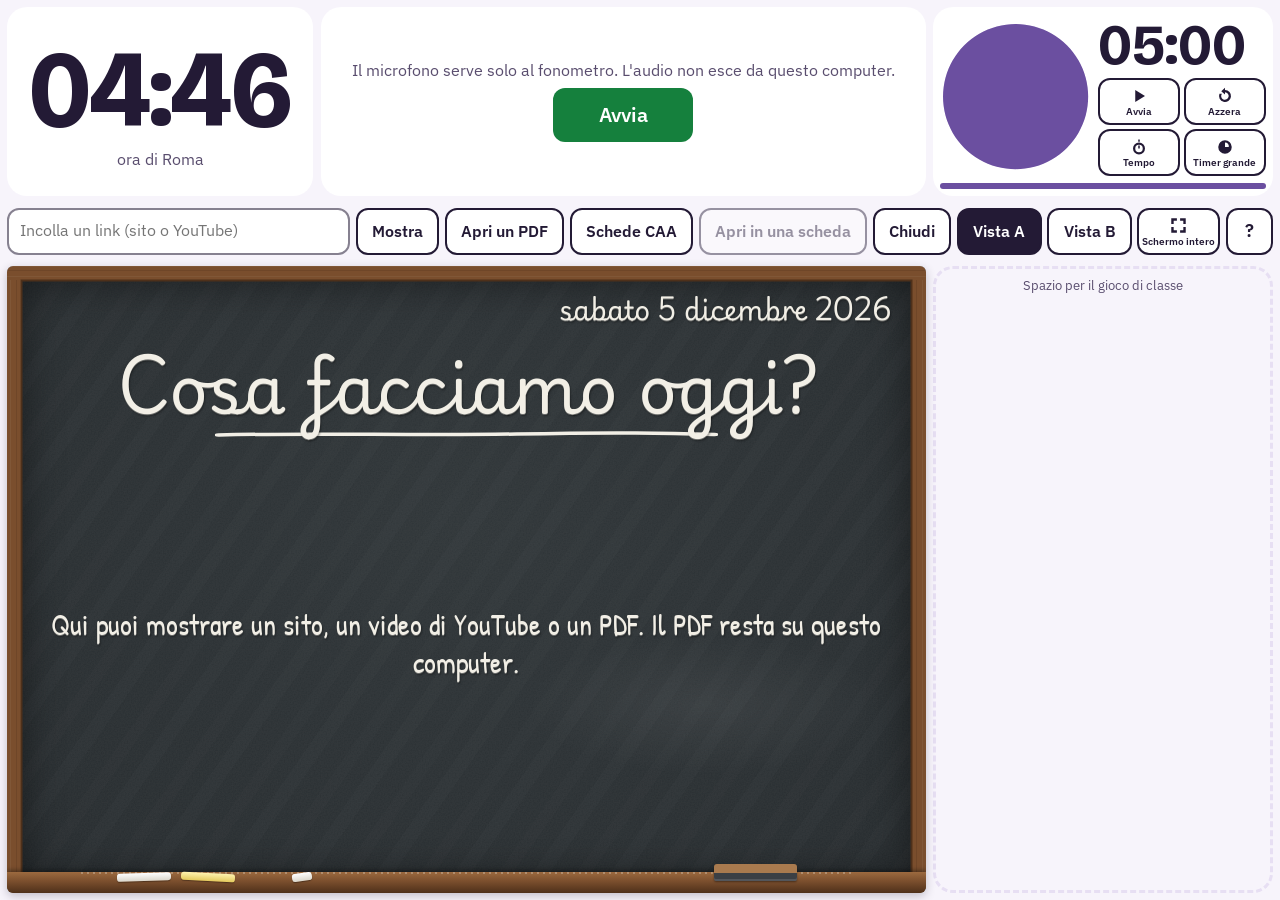
<file: lavagna/index.html>
<!doctype html>
<html lang="it">
<head>
<meta charset="utf-8">
<meta name="viewport" content="width=device-width, initial-scale=1">
<meta name="robots" content="noindex">
<title>Casinometro in classe</title>
<link rel="icon" href="assets/img/favicon.svg" type="image/svg+xml">
<link rel="stylesheet" href="assets/lim.css?v=3f1a6209">
</head>
<body>
<section class="fono lim" id="fonometro" data-fase="pronto" data-vista="a" data-area="vuota" data-timer="pronto" data-grande="no" data-pannello="no" data-aiuto="no" aria-label="Casinometro in classe">

<div class="lim-orologio">
<p class="fono-ora"><span class="lim-ora" id="fono-ora">--:--</span><span class="lim-piccolo">ora di Roma</span></p>
</div>

<div class="lim-fono">
<div class="fono-pronto">
<p class="lim-nota-micro">Il microfono serve solo al fonometro. L'audio non esce da questo computer.</p>
<button class="fono-avvia" id="fono-avvia" type="button">Avvia</button>
</div>
<div class="fono-pannello">
<p class="fono-misura">dB (stima)</p>
<div class="fono-strumento" role="img" aria-label="Livello del rumore della classe e linea">
<div class="fono-scala" aria-hidden="true"><span class="fono-tacca" style="bottom:6.67%">30</span><span class="fono-tacca" style="bottom:20.00%">40</span><span class="fono-tacca" style="bottom:33.33%">50</span><span class="fono-tacca" style="bottom:46.67%">60</span><span class="fono-tacca" style="bottom:60.00%">70</span><span class="fono-tacca" style="bottom:73.33%">80</span><span class="fono-tacca" style="bottom:86.67%">90</span><span class="fono-tacca" style="bottom:100.00%">100</span></div>
<div class="fono-colonna">
<div class="fono-livello" id="fono-livello"></div>
<div class="fono-livello-sopra" id="fono-livello-sopra"></div>
<div class="fono-media-tacca" id="fono-media-tacca" hidden></div>
<div class="fono-linea" id="fono-linea" hidden></div>
</div>
<div class="fono-etichette">
<span class="fono-etichetta fono-etichetta-livello" id="fono-etichetta-livello"><span id="fono-numero">--</span></span>
<span class="fono-etichetta fono-etichetta-linea" id="fono-etichetta-linea" hidden>linea <span id="fono-linea-valore">--</span></span>
<span class="fono-etichetta fono-etichetta-media" id="fono-etichetta-media" hidden>media <span id="fono-media-tacca-valore">--</span></span>
</div>
</div>
<div class="lim-orizzontale" aria-hidden="true">
<div class="lim-o-etichette"><span class="lim-o-et lim-o-et-linea" hidden>linea <span class="lim-o-v-linea">--</span></span></div>
<div class="lim-binario-o">
<div class="lim-o-sotto"></div>
<div class="lim-o-sopra"></div>
<div class="lim-o-media" hidden></div>
<div class="lim-o-linea" hidden></div>
</div>
<div class="lim-o-etichette"><span class="lim-o-et lim-o-et-media" hidden>media <span class="lim-o-v-media">--</span></span></div>
</div>
<p class="lim-numero"><span class="lim-numero-valore">--</span><span class="lim-numero-unita">dB (stima)</span></p>
<div class="fono-media" id="fono-media-riquadro" data-sopra="no" hidden>
<p class="fono-media-titolo">Media dell'ultimo minuto</p>
<p class="fono-media-valore"><span id="fono-media">--</span> <span class="fono-media-unita">dB</span></p>
</div>
<div class="fono-parola">
<p class="fono-stato-classe" id="fono-stato-classe" aria-live="polite"></p>
<p class="fono-istruzione" id="fono-istruzione" hidden></p>
<div class="fono-missione" id="fono-missione" hidden>
<p class="fono-missione-titolo" id="fono-missione-titolo" hidden></p>
<p class="fono-conto" id="fono-conto"></p>
<div class="fono-respiro" id="fono-respiro" hidden><span class="fono-cerchio" aria-hidden="true"></span><span class="fono-respiro-testo" id="fono-respiro-testo"></span></div>
</div>
<div class="fono-anello" id="fono-anello" hidden>
<svg viewBox="0 0 40 40" aria-hidden="true"><circle class="fono-anello-traccia" cx="20" cy="20" r="15.9155" pathLength="100"/><circle class="fono-anello-arco" id="fono-anello-arco" cx="20" cy="20" r="15.9155" pathLength="100" transform="rotate(-90 20 20)"/></svg>
<span class="fono-anello-numero" id="fono-anello-numero"></span>
</div>
</div>
<div class="fono-barra">
<span class="fono-capo">LAVORO</span>
<div class="fono-binario"><button class="fono-x" id="fono-x" type="button" data-su="lavoro" aria-label="Sposta la X su RESET" aria-keyshortcuts="R">X</button></div>
<span class="fono-capo">RESET</span>
</div>
<div class="fono-storia">
<canvas id="fono-storia" role="img" aria-label="Andamento degli ultimi 5 minuti" aria-describedby="fono-riepilogo fono-andamento"></canvas>
<p class="fono-riepilogo"><span id="fono-riepilogo"></span> <span id="fono-andamento"></span></p>
</div>
<p class="fono-spento" id="fono-spento" hidden></p>
<div class="fono-comandi">
<button class="fono-tasto lim-ic-fissa" id="fono-fissa" type="button" aria-keyshortcuts="L">Fissa la linea</button>
<button class="fono-tasto lim-ic-pausa" id="fono-pausa" type="button" aria-keyshortcuts="Space">Pausa</button>
<button class="fono-tasto fono-tasto-ferma lim-ic-ferma" id="fono-ferma" type="button">Ferma</button>
</div>
</div>
<p class="fono-avviso" id="fono-avviso" role="status"></p>
</div>

<div class="lim-timer" id="lim-timer">
<div class="lim-disco" role="img" aria-label="Tempo che resta">
<svg viewBox="0 0 100 100" aria-hidden="true"><circle class="lim-disco-fondo" cx="50" cy="50" r="48"/><path class="lim-disco-settore" id="lim-settore" d=""/></svg>
</div>
<div class="lim-timer-lato">
<button class="lim-cifre" id="lim-cifre" type="button">05:00</button>
<p class="lim-scaduto" id="lim-scaduto" role="status"></p>
<div class="lim-timer-comandi">
<button class="lim-tasto lim-ic-avvia" id="lim-avvia" type="button" aria-label="Avvia il timer" aria-keyshortcuts="T">Avvia</button>
<button class="lim-tasto lim-ic-azzera" id="lim-azzera" type="button">Azzera</button>
<button class="lim-tasto lim-ic-tempo" id="lim-tempo" type="button" aria-expanded="false" aria-controls="lim-pannello">Tempo</button>
<button class="lim-tasto lim-ic-grande" id="lim-grande" type="button" aria-pressed="false"></button>
</div>
</div>
<div class="lim-timer-barra" aria-hidden="true"><div class="lim-timer-barra-pieno" id="lim-barra-pieno"></div></div>
</div>

<div class="lim-barra-area">
<form class="lim-link" id="lim-form" autocomplete="off">
<input class="lim-campo" id="lim-link" type="text" inputmode="url" spellcheck="false" placeholder="Incolla un link (sito o YouTube)" aria-label="Incolla un link (sito o YouTube)">
<button class="lim-tasto" id="lim-mostra" type="submit">Mostra</button>
</form>
<button class="lim-tasto" id="lim-pdf" type="button">Apri un PDF</button>
<input class="lim-file" id="lim-file" type="file" accept="application/pdf,.pdf" hidden>
<button class="lim-tasto" id="lim-caa" type="button">Schede CAA</button>
<button class="lim-tasto" id="lim-scheda" type="button" disabled>Apri in una scheda</button>
<button class="lim-tasto" id="lim-chiudi" type="button">Chiudi</button>
<button class="lim-tasto lim-vista" id="lim-vista-a" type="button" aria-pressed="true">Vista A</button>
<button class="lim-tasto lim-vista" id="lim-vista-b" type="button" aria-pressed="false">Vista B</button>
<button class="fono-tasto lim-ic-schermo" id="fono-schermo" type="button">Schermo intero</button>
<button class="lim-tasto lim-aiuto-tasto" id="lim-aiuto-apri" type="button" aria-label="Aiuto e informativa" aria-expanded="false" aria-controls="lim-aiuto">?</button>
</div>

<div class="lim-area" id="lim-area">
<div class="ardesia" id="lim-ardesia">
<p class="ardesia-data gesso-testo"><time id="lim-data" datetime=""></time></p>
<p class="ardesia-titolo gesso-testo">Cosa facciamo oggi?</p>
<p class="lim-vuota gesso-testo" id="lim-vuota">Qui puoi mostrare un sito, un video di YouTube o un PDF. Il PDF resta su questo computer.</p>
</div>
<div class="lim-riquadro" id="lim-riquadro"></div>
<p class="lim-nota-sito" id="lim-nota-sito" hidden></p>
<p class="lim-messaggio" id="lim-messaggio" role="status"></p>
<div class="lim-aiuto" id="lim-aiuto" role="dialog" aria-labelledby="lim-aiuto-titolo" hidden>
<div class="lim-aiuto-scorre" id="lim-aiuto-scorre" tabindex="0">
<h2 class="lim-aiuto-titolo" id="lim-aiuto-titolo">Come si usa</h2>
<ol class="lim-aiuto-uso">
<li>Avvia accende il fonometro: il browser chiede il microfono.</li>
<li>Quando il rumore di lavoro ti va bene, premi Fissa la linea: il Casinometro ascolta dieci secondi e mette la linea poco sopra.</li>
<li>Se la classe resta sopra la linea, tocca la X (o premi R): scivola su RESET, senza parlare.</li>
<li>Tempo sceglie la durata del timer, Avvia lo fa partire (anche col tasto T).</li>
<li>Incolla un link di YouTube o di un sito e tocca Mostra; Apri un PDF lo mostra da questo computer. Con un video il fonometro va in pausa da solo e riparte quando lo chiudi.</li>
<li>Schede CAA: fotografi la pagina del libro, correggi il testo, e la scheda con i pittogrammi ARASAAC è pronta da stampare. La foto resta su questo computer. Per stampare usa il tasto Stampa dentro la scheda, non quello del browser.</li>
</ol>
<p class="lim-aiuto-frase">Il microfono calcola il volume in questo browser e non lo salva; nessun audio parte verso di me. I video, i siti e l'AI che apri li contatta il tuo browser, col tuo account. Non scrivere nomi né altri dati di alunni.</p>
<p class="lim-aiuto-frase">Se il browser non chiede il microfono, la scuola lo ha spento sul PC: timer e link funzionano lo stesso. Se il Wi-Fi non apre la pagina, guardate questo schermo.</p>
<h3 class="lim-aiuto-sotto">Informativa</h3>
<ul class="lim-aiuto-info">
<li>Questa pagina è servita da Hostinger, l'hosting del sito, che vede gli indirizzi IP di chi la apre.</li>
<li>Le risorse esterne arrivano solo quando le apri tu: video, siti, chat.</li>
<li>Nessuna memoria nel browser: la pagina non salva niente su questo computer.</li>
</ul>
<p class="lim-aiuto-piede"><span>Nessuna garanzia e nessuna assistenza.</span> <span>Casinometro: <a class="lim-aiuto-link" id="lim-aiuto-link" href="https://casinometro.it/lavagna/" target="_blank" rel="noopener noreferrer">casinometro.it/lavagna</a></span> <span class="lim-aiuto-versione" id="lim-aiuto-versione">Versione 0.5 (prova) del 19/10/2026</span></p>
</div>
<button class="lim-tasto lim-aiuto-chiudi" id="lim-aiuto-chiudi" type="button">Chiudi l'aiuto</button>
</div>
<div class="ardesia-mensola" aria-hidden="true"><span class="gessetto"></span><span class="gessetto gessetto-giallo"></span><span class="gessetto gessetto-corto"></span><span class="cancellino"></span></div>
</div>

<div class="lim-banda"><p>Spazio per il gioco di classe</p></div>

<div class="lim-pannello" id="lim-pannello" hidden>
<div class="lim-durate">
<button class="lim-tasto lim-durata" type="button" data-minuti="1">1 <span>min</span></button>
<button class="lim-tasto lim-durata" type="button" data-minuti="2">2 <span>min</span></button>
<button class="lim-tasto lim-durata" type="button" data-minuti="3">3 <span>min</span></button>
<button class="lim-tasto lim-durata" type="button" data-minuti="5">5 <span>min</span></button>
<button class="lim-tasto lim-durata" type="button" data-minuti="10">10 <span>min</span></button>
<button class="lim-tasto lim-durata" type="button" data-minuti="15">15 <span>min</span></button>
<button class="lim-tasto" id="lim-altro" type="button" aria-expanded="false" aria-controls="lim-altro-campi">Altro</button>
</div>
<div class="lim-altro-campi" id="lim-altro-campi" hidden>
<label class="lim-etichetta">Minuti <input class="lim-campo lim-numerico" id="lim-minuti" type="number" min="0" max="99" step="1" value="5" inputmode="numeric"></label>
<label class="lim-etichetta">Secondi <input class="lim-campo lim-numerico" id="lim-secondi" type="number" min="0" max="59" step="1" value="0" inputmode="numeric"></label>
<button class="lim-tasto" id="lim-usa" type="button">Usa questo tempo</button>
</div>
<button class="lim-tasto lim-pannello-chiudi" id="lim-pannello-chiudi" type="button">Chiudi</button>
</div>

</section>
<script src="assets/lim-livello.js?v=14f29d07"></script>
<script src="assets/fonometro.js?v=9a82327b"></script>
<script src="assets/lim.js?v=122d58ba"></script>
</body>
</html>
</file>
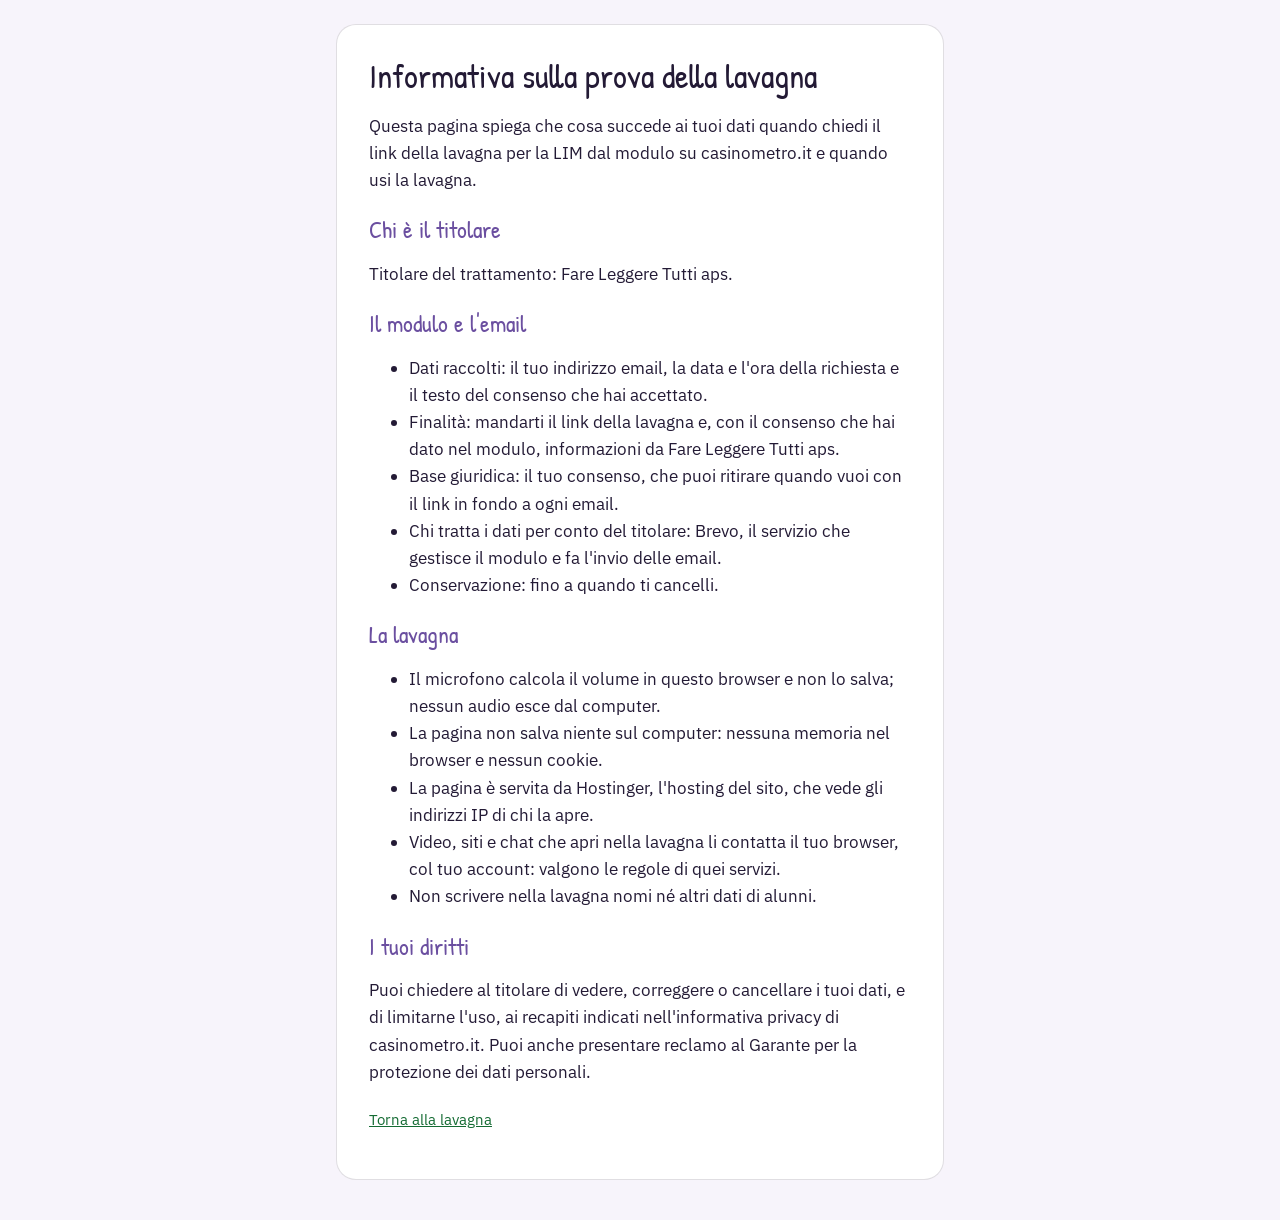
<file: lavagna/informativa.html>
<!doctype html>
<html lang="it">
<head>
<meta charset="utf-8">
<meta name="viewport" content="width=device-width, initial-scale=1">
<meta name="robots" content="noindex">
<title>Informativa · Casinometro in classe</title>
<link rel="icon" href="assets/img/favicon.svg" type="image/svg+xml">
<style>
@font-face{font-family:"Patrick Hand";font-style:normal;font-weight:400;font-display:swap;src:url("assets/font/patrick-hand-latin-400-normal.woff2") format("woff2");}
@font-face{font-family:"IBM Plex Sans";font-style:normal;font-weight:400;font-display:swap;src:url("assets/font/ibm-plex-sans-latin-400.woff2") format("woff2");}
@font-face{font-family:"IBM Plex Sans";font-style:normal;font-weight:600;font-display:swap;src:url("assets/font/ibm-plex-sans-latin-600.woff2") format("woff2");}
:root{--carta:#F7F4FB;--scheda:#FFFFFF;--inchiostro:#231A35;--muto:#594D6E;--viola:#6B4FA0;--azione-su:#146B33;--linea:rgba(35,26,53,.14);}
*{box-sizing:border-box;}
body{margin:0;background:var(--carta);color:var(--inchiostro);font-family:"IBM Plex Sans",-apple-system,"Segoe UI",Roboto,Arial,sans-serif;font-size:1.0625rem;line-height:1.6;}
main{max-width:40rem;margin:0 auto;padding:24px 16px 40px;}
.scheda{background:var(--scheda);border:1px solid var(--linea);border-radius:20px;padding:22px 18px;}
h1,h2{font-family:"Patrick Hand","IBM Plex Sans",sans-serif;font-weight:400;line-height:1.15;margin:0 0 10px;}
h1{font-size:2.1rem;}
h2{font-size:1.5rem;margin-top:22px;color:var(--viola);}
p,li{overflow-wrap:break-word;}
a{color:var(--azione-su);}
.piede{color:var(--muto);font-size:.9375rem;margin-top:22px;}
@media (min-width:700px){ .scheda{padding:32px;} }
</style>
</head>
<body>
<main>
<div class="scheda">
<h1>Informativa sulla prova della lavagna</h1>
<p>Questa pagina spiega che cosa succede ai tuoi dati quando chiedi il link della lavagna per la LIM dal modulo su casinometro.it e quando usi la lavagna.</p>

<h2>Chi è il titolare</h2>
<p>Titolare del trattamento: Fare Leggere Tutti aps.</p>

<h2>Il modulo e l'email</h2>
<ul>
<li>Dati raccolti: il tuo indirizzo email, la data e l'ora della richiesta e il testo del consenso che hai accettato.</li>
<li>Finalità: mandarti il link della lavagna e, con il consenso che hai dato nel modulo, informazioni da Fare Leggere Tutti aps.</li>
<li>Base giuridica: il tuo consenso, che puoi ritirare quando vuoi con il link in fondo a ogni email.</li>
<li>Chi tratta i dati per conto del titolare: Brevo, il servizio che gestisce il modulo e fa l'invio delle email.</li>
<li>Conservazione: fino a quando ti cancelli.</li>
</ul>

<h2>La lavagna</h2>
<ul>
<li>Il microfono calcola il volume in questo browser e non lo salva; nessun audio esce dal computer.</li>
<li>La pagina non salva niente sul computer: nessuna memoria nel browser e nessun cookie.</li>
<li>La pagina è servita da Hostinger, l'hosting del sito, che vede gli indirizzi IP di chi la apre.</li>
<li>Video, siti e chat che apri nella lavagna li contatta il tuo browser, col tuo account: valgono le regole di quei servizi.</li>
<li>Non scrivere nella lavagna nomi né altri dati di alunni.</li>
</ul>

<h2>I tuoi diritti</h2>
<p>Puoi chiedere al titolare di vedere, correggere o cancellare i tuoi dati, e di limitarne l'uso, ai recapiti indicati nell'informativa privacy di casinometro.it. Puoi anche presentare reclamo al Garante per la protezione dei dati personali.</p>

<p class="piede"><a href="./">Torna alla lavagna</a></p>
</div>
</main>
</body>
</html>
</file>
<file: caa/assets/casinometro.css>
/* =============================================================================
   casinometro.css · il CSS unico di casinometro.it
   Direzione D1 «Segnale» con il glicine al posto del nero (ORDINE-sito.md, 10/9/2026).
   Mobile first; punti di rottura a 700 e 1000 px. Nessuna dipendenza esterna.
   Le sezioni sono numerate come in output/design/DESIGN-SYSTEM.md.
   ========================================================================== */

/* --- 0 · FONT: serviti dal sito, licenza OFL accanto ai file ---------------- */
@font-face{font-family:"Bricolage Grotesque";font-style:normal;font-weight:200 800;font-stretch:100%;font-display:swap;
  src:url("font/bricolage-grotesque-latin-ext.woff2") format("woff2");
  unicode-range:U+0100-02BA,U+02BD-02C5,U+02C7-02CC,U+02CE-02D7,U+02DD-02FF,U+0304,U+0308,U+0329,U+1D00-1DBF,U+1E00-1E9F,U+1EF2-1EFF,U+2020,U+20A0-20AB,U+20AD-20C0,U+2113,U+2C60-2C7F,U+A720-A7FF;}
@font-face{font-family:"Bricolage Grotesque";font-style:normal;font-weight:200 800;font-stretch:100%;font-display:swap;
  src:url("font/bricolage-grotesque-latin.woff2") format("woff2");
  unicode-range:U+0000-00FF,U+0131,U+0152-0153,U+02BB-02BC,U+02C6,U+02DA,U+02DC,U+0304,U+0308,U+0329,U+2000-206F,U+20AC,U+2122,U+2191,U+2193,U+2212,U+2215,U+FEFF,U+FFFD;}
@font-face{font-family:"IBM Plex Sans";font-style:normal;font-weight:400;font-display:swap;
  src:url("font/ibm-plex-sans-latin-ext-400.woff2") format("woff2");
  unicode-range:U+0100-02BA,U+02BD-02C5,U+02C7-02CC,U+02CE-02D7,U+02DD-02FF,U+0304,U+0308,U+0329,U+1D00-1DBF,U+1E00-1E9F,U+1EF2-1EFF,U+2020,U+20A0-20AB,U+20AD-20C0,U+2113,U+2C60-2C7F,U+A720-A7FF;}
@font-face{font-family:"IBM Plex Sans";font-style:normal;font-weight:400;font-display:swap;
  src:url("font/ibm-plex-sans-latin-400.woff2") format("woff2");
  unicode-range:U+0000-00FF,U+0131,U+0152-0153,U+02BB-02BC,U+02C6,U+02DA,U+02DC,U+0304,U+0308,U+0329,U+2000-206F,U+20AC,U+2122,U+2191,U+2193,U+2212,U+2215,U+FEFF,U+FFFD;}
@font-face{font-family:"IBM Plex Sans";font-style:normal;font-weight:500;font-display:swap;
  src:url("font/ibm-plex-sans-latin-ext-500.woff2") format("woff2");
  unicode-range:U+0100-02BA,U+02BD-02C5,U+02C7-02CC,U+02CE-02D7,U+02DD-02FF,U+0304,U+0308,U+0329,U+1D00-1DBF,U+1E00-1E9F,U+1EF2-1EFF,U+2020,U+20A0-20AB,U+20AD-20C0,U+2113,U+2C60-2C7F,U+A720-A7FF;}
@font-face{font-family:"IBM Plex Sans";font-style:normal;font-weight:500;font-display:swap;
  src:url("font/ibm-plex-sans-latin-500.woff2") format("woff2");
  unicode-range:U+0000-00FF,U+0131,U+0152-0153,U+02BB-02BC,U+02C6,U+02DA,U+02DC,U+0304,U+0308,U+0329,U+2000-206F,U+20AC,U+2122,U+2191,U+2193,U+2212,U+2215,U+FEFF,U+FFFD;}
@font-face{font-family:"IBM Plex Sans";font-style:normal;font-weight:600;font-display:swap;
  src:url("font/ibm-plex-sans-latin-ext-600.woff2") format("woff2");
  unicode-range:U+0100-02BA,U+02BD-02C5,U+02C7-02CC,U+02CE-02D7,U+02DD-02FF,U+0304,U+0308,U+0329,U+1D00-1DBF,U+1E00-1E9F,U+1EF2-1EFF,U+2020,U+20A0-20AB,U+20AD-20C0,U+2113,U+2C60-2C7F,U+A720-A7FF;}
@font-face{font-family:"IBM Plex Sans";font-style:normal;font-weight:600;font-display:swap;
  src:url("font/ibm-plex-sans-latin-600.woff2") format("woff2");
  unicode-range:U+0000-00FF,U+0131,U+0152-0153,U+02BB-02BC,U+02C6,U+02DA,U+02DC,U+0304,U+0308,U+0329,U+2000-206F,U+20AC,U+2122,U+2191,U+2193,U+2212,U+2215,U+FEFF,U+FFFD;}

/* --- 1 · TOKEN -------------------------------------------------------------- */
:root{
  /* superfici */
  --cm-glicine:#E7DFF3;        /* l'apertura di ogni pagina; la Home fino alla prova */
  --cm-carta:#F7F4FB;          /* il fondo della lettura, delle porte e del piede */
  --cm-scheda:#FFFFFF;         /* schede: corso, form, app, righe strumento, porte */
  /* testo */
  --cm-inchiostro:#231A35;     /* 12,8 glicine · 15,2 carta · 16,5 bianco */
  --cm-muto:#594D6E;           /* 6,0 · 7,1 · 7,7 */
  /* il segno */
  --cm-viola:#6B4FA0;          /* anelli, ghiera, filetti, occhielli, voce corrente, bolla: 5,0 · 5,9 · 6,5 */
  --cm-viola-scuro:#5B3F8F;    /* anello del fuoco, passaggio del mouse sul viola: 6,4 · 7,6 · 8,2 */
  --cm-viola-velo:rgba(107,79,160,.26); /* la traccia degli anelli (grafica, non testo) */
  /* l'azione: il verde fa un mestiere solo */
  --cm-azione:#15803D;         /* pulsantone e ogni bottone: bianco sopra 5,0 */
  --cm-azione-su:#146B33;      /* bottone al passaggio; testo verde: 5,1 · 6,1 · 6,6 */
  /* linee */
  --cm-linea:rgba(35,26,53,.14);        /* bordi di 1 px e filetti */
  --cm-linea-forte:rgba(35,26,53,.28);  /* bordo del tasto del menu */
  --cm-bordo-campo:#868190;             /* bordo dei campi: 3,8 sul bianco */
  /* stati del misuratore: SOLO nel quadrante della prova */
  --cm-stato-verde:#22A352;
  --cm-stato-giallo:#D4A017;
  --cm-stato-rosso:#D03030;
  /* forme */
  --cm-raggio:12px;            /* controlli, righe, immagini, video */
  --cm-raggio-g:20px;          /* schede e pulsantone */
  --cm-ombra-tocco:0 10px 24px -14px rgba(20,107,51,.6); /* solo su ciò che si tocca: pulsantone e Avvia */
  /* misure */
  --cm-gabbia:1100px;          /* la gabbia della Home, della testa e del piede */
  --cm-colonna:27em;           /* la colonna di lettura: 27 em del corpo (459 px a 17, 486 a 18) = circa 66 caratteri di Plex, misurati */
  --cm-largo:52rem;            /* ciò che esce dalla colonna sul desktop: app, porte (832 px) */
  --cm-misura:27em;            /* riga massima di ogni testo, in em del SUO corpo: 66 caratteri a 13, 15, 17 e 18 px */
  /* tipografia */
  --cm-font-titoli:"Bricolage Grotesque","Avenir Next","Helvetica Neue",Arial,sans-serif;
  --cm-font-corpo:"IBM Plex Sans",-apple-system,BlinkMacSystemFont,"Segoe UI",Roboto,Arial,sans-serif;
  /* variabili che il form Brevo legge dal suo stile in linea: il markup non si tocca */
  --cm-accent:#15803D;
  --cm-surface:#FFFFFF;
  --cm-text:#231A35;
  --cm-muted:#594D6E;
  --cm-border:#868190;
}

/* --- 2 · BASE --------------------------------------------------------------- */
*,*::before,*::after{box-sizing:border-box;}
html{-webkit-text-size-adjust:100%;text-size-adjust:100%;}
body{margin:0;background:var(--cm-carta);color:var(--cm-inchiostro);
  font-family:var(--cm-font-corpo);font-size:1.0625rem;line-height:1.6;
  -webkit-font-smoothing:antialiased;-moz-osx-font-smoothing:grayscale;}
@media (min-width:1000px){ body{font-size:1.125rem;} }
img{max-width:100%;height:auto;display:block;}
svg{display:block;}
h1,h2,h3{font-family:var(--cm-font-titoli);font-weight:700;letter-spacing:-.02em;
  line-height:1.12;margin:0;text-wrap:balance;overflow-wrap:break-word;color:var(--cm-inchiostro);}
p{margin:0;text-wrap:pretty;}
strong{font-weight:600;}
a{color:var(--cm-azione-su);text-decoration-thickness:1px;text-underline-offset:.18em;}
a:hover{text-decoration-thickness:2px;}
:focus-visible{outline:3px solid var(--cm-viola-scuro);outline-offset:3px;}
.gabbia{max-width:var(--cm-gabbia);margin-inline:auto;padding-inline:16px;}
@media (min-width:700px){ .gabbia{padding-inline:24px;} }
@media (min-width:1000px){ .gabbia{padding-inline:32px;} }
.solo-lettori{position:absolute;width:1px;height:1px;padding:0;margin:-1px;overflow:hidden;
  clip:rect(0 0 0 0);white-space:nowrap;border:0;}
.salta{position:absolute;left:12px;top:-80px;z-index:60;background:var(--cm-inchiostro);color:#fff;
  padding:12px 18px;border-radius:var(--cm-raggio);font-weight:600;text-decoration:none;}
.salta:focus{top:8px;}
/* l'occhiello: l'unica etichetta maiuscola del sito */
.occhiello{font-family:var(--cm-font-corpo);font-size:.875rem;font-weight:600;letter-spacing:.08em;
  text-transform:uppercase;color:var(--cm-viola);margin:0 0 10px;}

/* --- 3 · TESTA E MENU ------------------------------------------------------- */
.testa{position:relative;z-index:30;background:var(--cm-glicine);border-bottom:1px solid var(--cm-linea);}
.testa-in{max-width:var(--cm-gabbia);margin-inline:auto;padding-inline:16px;min-height:59px;
  display:flex;align-items:center;gap:12px;}
.marchio{display:inline-flex;align-items:center;gap:10px;min-height:44px;margin-right:auto;
  color:var(--cm-inchiostro);text-decoration:none;}
.marchio-segno{position:relative;width:36px;height:36px;flex:0 0 36px;}
.marchio-segno svg{position:absolute;inset:0;width:100%;height:100%;}
.marchio-traccia{stroke:var(--cm-inchiostro);stroke-opacity:.2;}
.marchio-arco{stroke:var(--cm-viola);}
.marchio-segno .marchio-c{inset:auto;left:11px;top:9px;width:15px;height:18.75px;}
.marchio-c path{fill:var(--cm-inchiostro);}
.marchio-nome{font-weight:600;font-size:1.0625rem;letter-spacing:-.005em;}
.menu-tasto{display:inline-flex;align-items:center;gap:8px;min-height:44px;min-width:44px;
  padding:0 14px 0 12px;background:transparent;border:1px solid var(--cm-linea-forte);
  border-radius:var(--cm-raggio);color:var(--cm-inchiostro);font-family:inherit;font-size:1rem;
  font-weight:600;cursor:pointer;}
.menu-tasto svg{width:20px;height:20px;}
.menu-tasto[aria-expanded="true"]{background:var(--cm-scheda);}
.menu{display:none;position:absolute;left:0;right:0;top:100%;background:var(--cm-glicine);
  border-bottom:1px solid var(--cm-linea);}
.menu.aperto{display:block;}
.menu ul{list-style:none;margin:0 auto;padding:4px 16px 12px;max-width:var(--cm-gabbia);}
.menu li+li{border-top:1px solid var(--cm-linea);}
.menu a{display:flex;align-items:center;gap:10px;min-height:48px;color:var(--cm-inchiostro);
  text-decoration:none;font-weight:600;font-size:1.0625rem;}
.menu a:hover{color:var(--cm-viola-scuro);}
/* la voce corrente: l'anello dice «sei qui» */
.menu a[aria-current="page"]{color:var(--cm-viola-scuro);}
.menu a[aria-current="page"]::after{content:"";width:12px;height:12px;flex:0 0 12px;
  border:2.5px solid var(--cm-viola);border-radius:50%;}
@media (min-width:700px){ .testa-in{padding-inline:24px;min-height:64px;} .menu ul{padding-inline:24px;} }
@media (min-width:1000px){
  .testa-in{padding-inline:32px;min-height:72px;gap:32px;}
  .menu-tasto{display:none;}
  .menu{display:block;position:static;background:none;border:0;}
  .menu ul{display:flex;gap:4px;padding:0;}
  .menu li+li{border:0;}
  .menu a{position:relative;min-height:44px;padding:0 10px;font-size:1rem;border-radius:8px;}
  .menu a[aria-current="page"]{color:var(--cm-inchiostro);}
  .menu a[aria-current="page"]::after{position:absolute;left:10px;right:10px;bottom:3px;
    width:auto;height:2px;border:0;border-radius:1px;background:var(--cm-viola);}
}

/* --- 4 · APERTURA DI PAGINA (glicine) E RIMANDO ----------------------------- */
.apertura{background:var(--cm-glicine);}
.apertura-in{max-width:calc(var(--cm-colonna) + 32px);margin-inline:auto;padding:20px 16px 36px;}
.apertura h1{font-size:clamp(2rem,1.55rem + 1.9vw,3rem);line-height:1.08;}
.apertura h1:first-child{margin-top:12px;}
.apertura .sottotitolo{margin-top:14px;font-size:1.1875rem;line-height:1.45;color:var(--cm-muto);}
.apertura .lead{margin-top:18px;font-size:1.25rem;line-height:1.45;}
@media (min-width:1000px){ .apertura .lead{font-size:1.375rem;} }
.rimando{display:inline-flex;align-items:center;gap:10px;min-height:44px;margin-bottom:6px;
  font-weight:600;font-size:1rem;color:var(--cm-azione-su);text-decoration:none;}
.rimando::before{content:"";width:8px;height:8px;margin-left:3px;border-left:2px solid currentColor;
  border-bottom:2px solid currentColor;transform:rotate(45deg);}
.rimando:hover{text-decoration:underline;}
@media (min-width:700px){ .apertura-in{padding:28px 24px 44px;max-width:calc(var(--cm-colonna) + 48px);} }
@media (min-width:1000px){ .apertura-in{padding:36px 32px 56px;max-width:calc(var(--cm-colonna) + 64px);} }

/* --- 5 · CORPO DI LETTURA --------------------------------------------------- */
.lettura{max-width:calc(var(--cm-colonna) + 32px);margin-inline:auto;padding:32px 16px 56px;}
.lettura>*+*{margin-top:1rem;}
.lettura .lead{font-size:1.1875rem;line-height:1.5;}
.lettura>h2{margin-top:2.75rem;font-size:clamp(1.5rem,1.25rem + 1.1vw,1.875rem);}
.lettura>h3{margin-top:2rem;font-size:1.25rem;}
.lettura>h2+*,.lettura>h3+*{margin-top:.75rem;}
.lettura>:first-child{margin-top:0;}
.lettura :where(ul,ol){padding-left:1.25em;}
.lettura :where(li+li){margin-top:.4em;}
.lettura hr{border:0;height:1px;background:var(--cm-linea);margin-block:2.5rem;}
.lettura figure{margin-inline:0;}
.lettura figure img{border-radius:var(--cm-raggio);}
.lettura figcaption{margin-top:8px;color:var(--cm-muto);}
.tabella{overflow-x:auto;}
.tabella table{width:100%;border-collapse:collapse;font-size:1rem;}
.tabella th,.tabella td{text-align:left;vertical-align:top;padding:10px 12px;border-bottom:1px solid var(--cm-linea);}
.tabella th{font-weight:600;border-bottom-color:var(--cm-linea-forte);}
.lettura .didascalia{color:var(--cm-muto);}
@media (min-width:700px){ .lettura{padding:40px 24px 64px;max-width:calc(var(--cm-colonna) + 48px);} }
@media (min-width:1000px){
  .lettura{max-width:none;display:grid;grid-template-columns:minmax(32px,1fr) minmax(0,var(--cm-colonna)) minmax(32px,1fr);
    padding:48px 0 80px;}
  .lettura>*{grid-column:2;}
  .lettura>.largo{grid-column:1/-1;justify-self:center;width:min(var(--cm-largo),100% - 64px);}
  .lettura .lead{font-size:1.3125rem;}
}

/* citazione: la voce di un collega */
.citazione{margin:0;padding-left:18px;border-left:3px solid var(--cm-viola);font-size:1.1875rem;line-height:1.55;}
.citazione strong{font-size:1.2em;line-height:1;letter-spacing:-.01em;font-variant-numeric:tabular-nums;white-space:nowrap;}
.citazione cite{display:block;margin-top:12px;font-style:normal;font-weight:600;font-size:.9375rem;color:var(--cm-muto);}

/* nota e avvertenza */
.nota{padding-left:16px;border-left:3px solid var(--cm-viola);}
.avvertenza{padding:14px 16px;border:1px solid var(--cm-linea);border-radius:var(--cm-raggio);
  background:var(--cm-scheda);color:var(--cm-muto);}

/* i passi: una sequenza vera, l'anello porta il numero */
.passi{position:relative;}
.passo{position:relative;padding-left:58px;}
.passo+.passo{margin-top:30px;}
.passo::before{content:"";position:absolute;left:19px;top:44px;bottom:-26px;width:2px;background:var(--cm-viola-velo);}
.passo:last-child::before{display:none;}
.passo h3{font-size:1.25rem;line-height:1.25;margin-bottom:6px;padding-top:7px;}
.passo .num{position:absolute;left:0;top:0;width:40px;height:40px;display:flex;align-items:center;
  justify-content:center;border:2px solid var(--cm-viola);border-radius:50%;background:var(--cm-carta);
  font-family:var(--cm-font-titoli);font-size:1.125rem;font-weight:700;color:var(--cm-viola);
  letter-spacing:0;font-variant-numeric:tabular-nums;}

/* perché funziona: affermazione e fonte */
.perche{padding-top:18px;border-top:1px solid var(--cm-linea);}
.lettura>.perche{margin-top:24px;}
.perche h3{font-size:1.25rem;line-height:1.25;margin-bottom:6px;}
.perche .fonte{display:block;margin-top:10px;color:var(--cm-muto);}

/* elenco di strumenti: tutta la riga è il bersaglio */
.elenco-strumenti{list-style:none;padding:0;border-top:1px solid var(--cm-linea);}
.elenco-strumenti li{position:relative;margin:0;padding:10px 0 14px;border-bottom:1px solid var(--cm-linea);}
.elenco-strumenti a{display:inline-flex;align-items:center;min-height:44px;font-weight:600;
  font-size:1.125rem;text-decoration:none;color:var(--cm-azione-su);}
.elenco-strumenti a::after{content:"";position:absolute;inset:0;}
.elenco-strumenti li:hover a{text-decoration:underline;}
.elenco-strumenti span{display:block;color:var(--cm-muto);}

/* il dato della prova dentro la lettura */
.dato strong{font-size:1.2em;letter-spacing:-.01em;font-variant-numeric:tabular-nums;}
.dato p+p{margin-top:8px;}

/* la chiusa */
.chiusa{border-top:1px solid var(--cm-linea);padding-top:28px;}
.lettura>.chiusa{margin-top:3rem;}
.chiusa h2{font-size:clamp(1.5rem,1.25rem + 1.1vw,1.875rem);margin-bottom:.75rem;}
.chiusa p+p{margin-top:1rem;}
.lettura .chiusa-muta{color:var(--cm-muto);}

/* --- 6 · BOTTONI ------------------------------------------------------------ */
.bottone{display:inline-flex;align-items:center;justify-content:center;min-height:48px;padding:12px 22px;
  background:var(--cm-azione);color:#fff;border-radius:var(--cm-raggio);font-weight:600;font-size:1.0625rem;
  line-height:1.2;text-decoration:none;}
.bottone:hover{background:var(--cm-azione-su);color:#fff;}
.bottone-filo{display:inline-flex;align-items:center;justify-content:center;min-height:48px;padding:12px 22px;
  background:var(--cm-scheda);color:var(--cm-azione-su);border:1.5px solid var(--cm-azione);
  border-radius:var(--cm-raggio);font-weight:600;font-size:1.0625rem;line-height:1.2;text-decoration:none;}
.bottone-filo:hover{background:var(--cm-azione);color:#fff;}

/* --- 7 · HOME: AVVIO (pulsantone + promessa) -------------------------------- */
.avvio,.corso,.strumenti,.prova{background:var(--cm-glicine);}
.avvio{padding:14px 0 36px;}
.avvio-in{display:flex;flex-direction:column;gap:30px;}
.pulsantone{display:flex;align-items:center;gap:14px;min-height:88px;padding:16px 18px 16px 16px;
  background:var(--cm-azione);color:#fff;text-decoration:none;border-radius:var(--cm-raggio-g);
  box-shadow:var(--cm-ombra-tocco);}
.pulsantone:hover{background:var(--cm-azione-su);}
.pulsantone:active{transform:translateY(1px);}
.pulsantone-anello{flex:0 0 52px;width:52px;height:52px;}
.pulsantone-testo{font-family:var(--cm-font-titoli);font-weight:750;font-size:clamp(1.375rem,1rem + 1.6vw,1.75rem);
  line-height:1.1;letter-spacing:-.02em;}
.pulsantone-freccia{margin-left:auto;font-size:2.25rem;line-height:1;padding-bottom:4px;}
.apri-sotto{margin-top:12px;padding-left:2px;color:var(--cm-muto);line-height:1.5;}
.promessa h1{font-size:clamp(1.875rem,1.3rem + 2.5vw,3.25rem);line-height:1.08;margin-bottom:16px;max-width:18ch;}
.promessa p{max-width:var(--cm-misura);}
.promessa p+p{margin-top:12px;}
@media (min-width:700px){ .avvio{padding:24px 0 48px;} .apri{max-width:560px;} }
@media (min-width:1000px){
  .avvio{padding:56px 0 72px;}
  .avvio-in{display:grid;grid-template-columns:minmax(0,1.3fr) minmax(0,1fr);gap:56px;align-items:center;}
  .promessa{grid-column:1;grid-row:1;}
  .apri{grid-column:2;grid-row:1;max-width:none;}
  .pulsantone{padding:22px 24px 22px 20px;min-height:104px;gap:18px;}
  .pulsantone-anello{flex-basis:60px;width:60px;height:60px;}
}

/* --- 8 · SCHEDA DEL CORSO E RIQUADRO FORM ----------------------------------- */
.scheda{background:var(--cm-scheda);border:1px solid var(--cm-linea);border-radius:var(--cm-raggio-g);}
.corso{padding:0 0 44px;}
.scheda-corso{padding:24px 20px 26px;}
.scheda-corso h2{font-size:clamp(1.625rem,1.35rem + 1.2vw,2.125rem);margin-bottom:16px;}
.patto{padding-left:16px;border-left:2px solid var(--cm-viola);}
.patto p+p{margin-top:10px;}
.form-riga{margin-top:24px;padding-top:24px;border-top:1px solid var(--cm-linea);}
.form-riga h3,.form-box h2{font-size:1.375rem;line-height:1.2;margin-bottom:6px;}
.hint{color:var(--cm-muto);margin-bottom:16px;}
.nota-form{margin-top:14px;color:var(--cm-muto);}
.form-culla{max-width:440px;}
.form-box{padding:24px 20px 26px;background:var(--cm-scheda);border:1px solid var(--cm-linea);border-radius:var(--cm-raggio-g);}
.lettura>.form-box{margin-top:1.5rem;}
@media (min-width:700px){ .scheda-corso,.form-box{padding:32px 32px 34px;} }
@media (min-width:1000px){
  .scheda-corso{display:grid;grid-template-columns:minmax(0,1fr) 489px;column-gap:48px;padding:44px 48px;align-items:start;}
  .form-riga{margin-top:0;padding:4px 0 0 48px;border-top:0;border-left:1px solid var(--cm-linea);}
}

/* il form Brevo: veste unica da fuori, per tutti e tre i form (il markup non si tocca) */
form[action*="sibforms.com"] input[type="email"],
form[action*="sibforms.com"] button[type="submit"]{font-family:var(--cm-font-corpo);min-height:48px;}
form[action*="sibforms.com"] input[type="email"]::placeholder{color:var(--cm-muto);opacity:1;}
form[action*="sibforms.com"] input[type="email"]:focus,
form[action*="sibforms.com"] input[type="email"]:focus-visible{outline:3px solid var(--cm-viola-scuro) !important;outline-offset:2px !important;}
form[action*="sibforms.com"] button[type="submit"]:hover{background:var(--cm-azione-su) !important;}
form[action*="sibforms.com"] label{min-height:44px;padding-block:4px;}
form[action*="sibforms.com"] label>span{font-size:15px !important;line-height:1.45 !important;}
form[action*="sibforms.com"] label a{color:var(--cm-azione-su) !important;}
form[action*="sibforms.com"] input[name="email_address_check"]{visibility:hidden;}
@media (max-width:430px){
  form[action*="sibforms.com"]>div{flex-wrap:wrap !important;}
  form[action*="sibforms.com"] button[type="submit"]{width:100% !important;}
}

/* --- 9 · HOME: GLI STRUMENTI, PER BISOGNO ----------------------------------- */
.strumenti{padding:8px 0 48px;}
.strumenti-titolo{font-size:clamp(1.625rem,1.35rem + 1.2vw,2.125rem);margin-bottom:22px;}
.gruppo+.gruppo{margin-top:34px;}
.gruppo>h3{font-size:1.375rem;line-height:1.2;margin-bottom:12px;}
.righe{list-style:none;margin:0;padding:0;background:var(--cm-scheda);border:1px solid var(--cm-linea);
  border-radius:var(--cm-raggio-g);overflow:hidden;}
.righe>li+li{border-top:1px solid var(--cm-linea);}
/* sul telefono: nome e descrizione a tutta riga, poi durata e verbo sulla stessa riga se ci stanno;
   se non ci stanno il verbo scende a destra, e nessuna delle due va a capo a metà */
.riga{display:flex;flex-wrap:wrap;align-items:center;gap:4px 16px;padding:16px 18px 14px;
  color:var(--cm-inchiostro);text-decoration:none;}
.riga:hover{background:var(--cm-carta);}
.riga:focus-visible{outline-offset:-3px;}
.riga-nome{flex:0 0 100%;font-family:var(--cm-font-titoli);font-weight:700;font-size:1.125rem;
  line-height:1.25;letter-spacing:-.01em;}
.riga-che{flex:0 0 100%;color:var(--cm-muto);max-width:var(--cm-misura);}
.riga-tempo{position:relative;margin-top:8px;padding-left:24px;white-space:nowrap;
  font-size:.9375rem;line-height:1.35;color:var(--cm-muto);font-variant-numeric:tabular-nums;}
/* l'anello neutro: lo stesso per tutti, dice «quanto tempo», non una proporzione */
.riga-tempo::before{content:"";position:absolute;left:0;top:50%;width:15px;height:15px;margin-top:-7.5px;
  border:1.5px solid currentColor;border-radius:50%;}
.riga-tempo::after{content:"";position:absolute;left:6.75px;top:50%;width:1.5px;height:5px;margin-top:-7.5px;
  background:currentColor;}
.riga-vai{margin:8px 0 0 auto;font-weight:600;font-size:1rem;color:var(--cm-azione-su);white-space:nowrap;}
@media (min-width:700px){ .riga{padding:18px 22px 16px;} }
@media (min-width:1000px){
  .strumenti{padding:24px 0 64px;}
  .gruppo+.gruppo{margin-top:40px;}
  .riga{display:grid;grid-template-columns:minmax(0,1fr) 230px 190px;column-gap:0;row-gap:4px;align-items:center;padding:18px 24px;}
  .riga-nome{grid-column:1;grid-row:1;padding-right:24px;}
  .riga-che{grid-column:1;grid-row:2;padding-right:24px;}
  .riga-tempo{grid-column:2;grid-row:1/span 2;margin:0 0 0 0;align-self:stretch;display:flex;align-items:center;
    padding-left:48px;border-left:1px solid var(--cm-linea);}
  .riga-tempo::before{left:24px;}
  .riga-tempo::after{left:30.75px;}
  .riga-vai{grid-column:3;grid-row:1/span 2;margin:0;justify-self:end;}
}

/* --- 10 · LA PROVA: quadrante, citazione, numeri ---------------------------- */
.prova{padding:0 0 56px;}
.prova-in{display:flex;flex-direction:column;gap:20px;border-top:1px solid var(--cm-linea);padding-top:32px;}
.quadrante{flex:0 0 auto;width:176px;height:auto;}
.q-verde{stroke:var(--cm-stato-verde);}
.q-giallo{stroke:var(--cm-stato-giallo);}
.q-rosso{stroke:var(--cm-stato-rosso);}
.q-soglia,.q-ago{stroke:var(--cm-inchiostro);}
.q-perno{fill:var(--cm-inchiostro);}
.prova-testi{max-width:var(--cm-misura);}
.prova .citazione{padding-left:0;border-left:0;}
.numeri{margin-top:22px;color:var(--cm-muto);}
.numeri strong{color:var(--cm-inchiostro);font-size:1.25em;line-height:1;letter-spacing:-.01em;font-variant-numeric:tabular-nums;}
.prova-lettura{border-top:0;padding:22px 20px;gap:16px;background:var(--cm-scheda);border:1px solid var(--cm-linea);
  border-radius:var(--cm-raggio-g);}
.prova-lettura .quadrante{width:150px;}
@media (min-width:700px){
  .prova{padding-bottom:72px;}
  .prova-in{flex-direction:row;align-items:flex-start;gap:48px;padding-top:40px;}
  .quadrante{width:200px;}
  .prova-lettura{gap:24px;padding:26px 28px;align-items:center;}
  .prova-lettura .quadrante{width:128px;}
}

/* --- 11 · LE PORTE ---------------------------------------------------------- */
.porte{background:var(--cm-carta);padding:48px 0 56px;}
.porte-in{display:grid;gap:16px;}
.porta{background:var(--cm-scheda);border:1px solid var(--cm-linea);border-radius:var(--cm-raggio-g);
  padding:22px 20px 24px;display:flex;flex-direction:column;align-items:flex-start;gap:12px;}
.porta h3{font-size:1.375rem;line-height:1.2;}
.porta ul{margin:0;padding-left:1.2em;}
.porta li+li{margin-top:.4em;}
.porta>p:last-child,.porta>a:last-child{margin-top:auto;}
.porta-libro{display:grid;grid-template-columns:120px minmax(0,1fr);column-gap:18px;row-gap:12px;align-items:start;}
.porta-libro img{grid-column:1;grid-row:1/span 3;width:120px;border-radius:4px;border:1px solid var(--cm-linea);}
.porta-libro>*:not(img){grid-column:2;}
.porta-libro>a{justify-self:start;}
@media (min-width:700px){
  .porte{padding:64px 0 72px;}
  .porte-in{grid-template-columns:1fr 1fr;gap:20px;align-items:stretch;}
  .porta{padding:28px 28px 30px;}
  .porta-libro{grid-template-columns:150px minmax(0,1fr);column-gap:24px;}
  .porta-libro img{width:150px;}
}
.lettura>.porte-in{margin-top:1.5rem;}

/* --- 12 · VIDEO E SEGNAPOSTO ------------------------------------------------ */
.video{position:relative;aspect-ratio:16/9;border-radius:var(--cm-raggio);overflow:hidden;background:var(--cm-inchiostro);}
.video iframe{position:absolute;inset:0;width:100%;height:100%;border:0;}
.video-ph{aspect-ratio:16/9;display:flex;align-items:center;justify-content:center;text-align:center;padding:24px;
  border-radius:var(--cm-raggio);background:var(--cm-inchiostro);color:var(--cm-glicine);}
.video-ph span{line-height:1.6;}
.lettura>.video,.lettura>.video-ph{margin-top:1.25rem;}
/* video a comando: il player di YouTube non si carica finché non si preme il bottone (revisione di sicurezza del 10/9) */
.video-facciata{display:flex;flex-direction:column;align-items:center;justify-content:center;gap:12px;padding:24px;text-align:center;}
.video-facciata template{display:none;}
.video-avvia{min-height:48px;padding:12px 24px;border:0;border-radius:var(--cm-raggio);background:var(--cm-azione);color:#fff;font:600 1.0625rem/1.2 var(--cm-font-corpo);cursor:pointer;}
.video-avvia:hover{background:var(--cm-azione-su);}
.video-avvia:focus-visible{outline:3px solid var(--cm-glicine);outline-offset:3px;}
.video-nota{margin:0;color:var(--cm-glicine);font-size:1.0625rem;line-height:1.45;max-width:30ch;}
.lettura>.didascalia+*{margin-top:2rem;}
/* gli schemi del libro (le cinque fasi) e la copertina nelle porte di lettura */
.schemi{display:grid;gap:12px;margin:0;}
.schemi img{display:block;width:100%;height:auto;background:#fff;border:1px solid var(--cm-linea);border-radius:var(--cm-raggio);}
.schemi figcaption{color:var(--cm-muto);font-size:1.0625rem;line-height:1.5;max-width:27em;}
.lettura>.schemi{margin-top:1.5rem;}
.lettura>.schemi+*{margin-top:1.5rem;}
.porta-copertina{display:block;width:120px;height:auto;border-radius:4px;border:1px solid var(--cm-linea);margin:0 0 4px;}
@media (min-width:1000px){.schemi{grid-template-columns:1fr 1fr;column-gap:16px;}.schemi figcaption{grid-column:1/-1;}}

/* --- 13 · L'APP DEL RESPIRO (/respiro) -------------------------------------- */
#cmr-app{background:var(--cm-scheda);border:1px solid var(--cm-linea);border-radius:var(--cm-raggio-g);padding:20px 16px 24px;}
.lettura>#cmr-app{margin-top:1.25rem;}
#cmr-app .scelte{border:0;padding:0;margin:0 0 8px;min-width:0;}
#cmr-app .scelte legend{padding:0;margin:0 0 10px;font-size:.875rem;font-weight:600;letter-spacing:.08em;
  text-transform:uppercase;color:var(--cm-viola);}
#cmr-app .scelta{position:relative;display:grid;grid-template-columns:20px minmax(0,1fr);column-gap:12px;
  border:1px solid var(--cm-linea);border-radius:var(--cm-raggio);padding:14px 14px 14px 14px;margin:0 0 8px;
  cursor:pointer;background:var(--cm-scheda);}
#cmr-app .scelta:last-child{margin-bottom:0;}
#cmr-app .scelta input{position:absolute;opacity:0;width:0;height:0;}
/* l'anello della scelta: vuoto, o pieno quando lo schema è scelto */
#cmr-app .scelta::before{content:"";grid-column:1;grid-row:1;align-self:start;margin-top:3px;width:20px;height:20px;
  border:2px solid var(--cm-muto);border-radius:50%;}
#cmr-app .scelta.on::before,#cmr-app .scelta:has(input:checked)::before{border-color:var(--cm-viola);
  background:var(--cm-viola);box-shadow:inset 0 0 0 3px var(--cm-scheda);}
#cmr-app .scelta .tit{grid-column:2;grid-row:1;display:block;font-family:var(--cm-font-titoli);font-weight:700;
  font-size:1.125rem;line-height:1.35;letter-spacing:-.01em;}
#cmr-app .scelta .des{grid-column:2;grid-row:2;display:block;margin-top:4px;color:var(--cm-muto);line-height:1.5;}
#cmr-app .scelta em{display:inline-block;margin-left:6px;padding:0 10px;border-radius:999px;background:var(--cm-glicine);
  font-family:var(--cm-font-corpo);font-style:normal;font-size:.875rem;font-weight:600;line-height:1.6;
  letter-spacing:0;color:var(--cm-viola);vertical-align:.1em;white-space:nowrap;}
#cmr-app .scelta.on,#cmr-app .scelta:has(input:checked){border-color:var(--cm-viola);
  box-shadow:inset 0 0 0 1px var(--cm-viola);background:var(--cm-carta);}
#cmr-app .scelta.fuoco,#cmr-app .scelta:has(input:focus-visible){outline:3px solid var(--cm-viola-scuro);outline-offset:2px;}
#cmr-app .palco{position:relative;width:min(232px,62vw);aspect-ratio:1/1;margin:40px auto 8px;}
#cmr-app .ghiera{position:absolute;inset:-16px;width:calc(100% + 32px);height:calc(100% + 32px);color:var(--cm-viola);
  pointer-events:none;}
#cmr-app .anello{position:absolute;inset:0;border-radius:50%;border:1.5px solid var(--cm-viola-velo);}
#cmr-app .bolla{position:absolute;inset:0;border-radius:50%;background:var(--cm-viola);transform:scale(.40);
  transition:transform 0s linear;will-change:transform;}
#cmr-app .fase{margin:26px 0 0;text-align:center;font-family:var(--cm-font-titoli);font-weight:700;font-size:1.5rem;
  line-height:1.2;letter-spacing:-.01em;min-height:1.2em;}
#cmr-app .conto{margin:4px 0 0;text-align:center;font-size:3rem;font-weight:500;line-height:1.1;letter-spacing:-.02em;
  font-variant-numeric:tabular-nums;min-height:1.1em;color:var(--cm-viola-scuro);}
#cmr-app .conto.sigla{font-size:1.375rem;letter-spacing:.04em;color:var(--cm-muto);}
#cmr-app .via{display:block;width:100%;margin:20px 0 0;min-height:52px;padding:14px 20px;background:var(--cm-azione);
  color:#fff;border:0;border-radius:var(--cm-raggio);font-family:var(--cm-font-corpo);font-size:1.125rem;font-weight:600;
  cursor:pointer;box-shadow:var(--cm-ombra-tocco);}
#cmr-app .via:hover{background:var(--cm-azione-su);}
#cmr-app .via.on{background:var(--cm-inchiostro);box-shadow:none;}
#cmr-app .cicli{margin:12px 0 0;text-align:center;font-size:1rem;color:var(--cm-muto);}
@media (min-width:700px){ #cmr-app{padding:28px 28px 30px;} }
@media (min-width:1000px){
  #cmr-app{display:grid;grid-template-columns:minmax(0,1fr) minmax(0,1fr);grid-template-rows:auto auto auto auto 1fr;
    column-gap:48px;padding:32px 36px;align-items:start;}
  #cmr-app .scelte{grid-column:1;grid-row:1/span 5;margin:0;}
  #cmr-app .palco,#cmr-app .fase,#cmr-app .conto,#cmr-app .via,#cmr-app .cicli{grid-column:2;}
  #cmr-app .palco{width:248px;margin-top:44px;}
}

/* --- 14 · IL PIEDE ---------------------------------------------------------- */
.piede{background:var(--cm-carta);border-top:1px solid var(--cm-linea);padding:22px 0 40px;color:var(--cm-inchiostro);}
.piede-link{display:flex;flex-wrap:wrap;column-gap:24px;margin-bottom:14px;}
.piede-link a{display:inline-flex;align-items:center;min-height:44px;color:var(--cm-inchiostro);font-weight:600;
  font-size:1rem;text-decoration:none;}
.piede-link a:hover{color:var(--cm-azione-su);text-decoration:underline;}
.piede-proprieta{font-size:.9375rem;line-height:1.55;max-width:var(--cm-misura);}
.piede-flt{margin-top:18px;padding-top:12px;border-top:1px solid var(--cm-linea);font-size:.8125rem;line-height:1.5;
  color:var(--cm-muto);}
.piede-flt>p:first-child{max-width:var(--cm-misura);}
.piede-recapiti{display:flex;flex-direction:column;align-items:flex-start;}
@media (min-width:700px){ .piede-recapiti{flex-direction:row;flex-wrap:wrap;column-gap:18px;} }
.piede-recapiti a{display:inline-flex;align-items:center;min-height:44px;font-weight:600;color:var(--cm-azione-su);
  text-decoration:none;}
.piede-recapiti a:hover{text-decoration:underline;}
.piede-copy{margin-top:6px;font-size:.8125rem;color:var(--cm-muto);}
@media (min-width:1000px){
  .piede{padding:32px 0 48px;}
  .piede .gabbia{display:grid;grid-template-columns:minmax(0,1fr) 520px;column-gap:48px;align-items:start;}
  .piede-link{grid-column:1;grid-row:1;flex-direction:column;align-items:flex-start;margin:0;}
  .piede-proprieta{grid-column:2;grid-row:1;padding-top:10px;}
  .piede-flt{grid-column:2;grid-row:2;}
  .piede-copy{grid-column:1;grid-row:2;align-self:end;margin:0 0 12px;}
}

/* --- 15 · MOVIMENTO RIDOTTO ------------------------------------------------- */
@media (prefers-reduced-motion:reduce){
  *,*::before,*::after{animation-duration:.001ms !important;animation-iteration-count:1 !important;
    transition-duration:.001ms !important;scroll-behavior:auto !important;}
  #cmr-app .bolla{transition:none !important;transform:scale(.78) !important;}
  .pulsantone:active{transform:none;}
}

/* --- 16 · BLOCCHI DI PAGINA (ondata B) --------------------------------------
   Qui, in coda, i blocchi dichiarati delle pagine app (casinometro, caa, simulatore):
   solo colori, font, raggi, ombre e sfondi portati sui token. Mai display, visibility
   o classi di stato. */

/* ··· casinometro ··· (src/casinometro.html, contenitore .pagina-casinometro)
   L'iframe srcdoc è la app intera e non si tocca. Qui c'è solo la cornice: le altezze sono quelle
   della sorgente (90vh; 84vh sotto i 600 px), il fondo è inchiostro finché la app non ha caricato
   (dentro, il nero resta quello della app). */
.pagina-casinometro .cornice-app{background:var(--cm-inchiostro);border-radius:var(--cm-raggio-g);overflow:hidden;}
.pagina-casinometro .cornice-app iframe{display:block;width:100%;min-height:90vh;border:0;}
@media (max-width:600px){ .pagina-casinometro .cornice-app iframe{min-height:84vh;} }
.pagina-casinometro .chiusa p:first-child{display:flex;flex-wrap:wrap;gap:12px;}
/* la app sale: meno aria fra apertura e cornice che nelle pagine di lettura, perché «Inizia»
   (dentro la app, centrato nell'iframe) stia nel primo schermo del telefono */
.pagina-casinometro .apertura-in{padding-bottom:24px;}
.pagina-casinometro .lettura{padding-top:16px;}
@media (min-width:700px){ .pagina-casinometro .apertura-in{padding-bottom:32px;} .pagina-casinometro .lettura{padding-top:24px;} }

/* ··· caa ··· (src/caa.html, contenitore .pagina-caa)
   La <style> della sorgente riscritta sui token: colori, font (famiglie e corpi della scala del
   DS), raggi, ombre, sfondi. Display, visibility, posizioni, misure e classi di stato
   (caa-hidden, active, done, selected, has-image, copied) restano quelli della sorgente. Via Lato,
   i gradienti, i cerchi decorativi, le ombre. Il prefisso di pagina sta in :where(), così la
   specificità resta quella della sorgente e la veste del form Brevo (CSS §8) vale anche qui.
   Apertura: il glicine continua sotto il rimando nella testata della app, a tutta larghezza
   (ombra piena ritagliata con clip-path: non è un'ombra, è il fondo che esce dalla colonna). */
.pagina-caa .apertura-in{max-width:900px;padding-inline:1.2rem;padding-bottom:0;}
@media (min-width:641px){ .pagina-caa .apertura-in{padding-inline:2rem;} }
:where(.pagina-caa) .caa-app *{margin:0;padding:0;box-sizing:border-box;}
:where(.pagina-caa) .caa-app{font-family:var(--cm-font-corpo);background:var(--cm-carta);color:var(--cm-inchiostro);max-width:900px;margin:0 auto;}
:where(.pagina-caa) .caa-app .caa-header{background:var(--cm-glicine);color:var(--cm-inchiostro);padding:2.5rem 2rem 3.5rem;border-radius:0;
  position:relative;overflow:hidden;box-shadow:0 0 0 100vmax var(--cm-glicine);clip-path:inset(0 -100vmax);}
:where(.pagina-caa) .caa-app .caa-header-content{position:relative;z-index:1;}
:where(.pagina-caa) .caa-app .caa-header .caa-logo{display:flex;align-items:center;gap:.8rem;margin-bottom:.8rem;}
:where(.pagina-caa) .caa-app .caa-header .caa-logo-icon{width:48px;height:48px;background:transparent;border-radius:var(--cm-raggio);
  display:flex;align-items:center;justify-content:center;font-size:1.6rem;}
:where(.pagina-caa) .caa-app .caa-header :is(h1,h2){font-family:var(--cm-font-titoli);font-size:clamp(2rem,1.55rem + 1.9vw,3rem);font-weight:700;
  letter-spacing:-.02em;line-height:1.08;margin-bottom:0;border:none;padding:0;color:var(--cm-inchiostro);text-shadow:none;}
:where(.pagina-caa) .caa-app .caa-header :is(h1,h2) span{font-weight:400;color:var(--cm-muto);}
:where(.pagina-caa) .caa-app .caa-header p{color:var(--cm-muto);font-size:1.1875rem;margin-top:.5rem;max-width:500px;line-height:1.45;text-shadow:none;}
:where(.pagina-caa) .caa-app .caa-badges{display:flex;gap:.5rem;margin-top:1rem;flex-wrap:wrap;}
:where(.pagina-caa) .caa-app .caa-badge{padding:.3rem .7rem;background:var(--cm-scheda);border-radius:999px;font-size:.875rem;font-weight:600;
  letter-spacing:0;color:var(--cm-viola);}
:where(.pagina-caa) .caa-app .caa-body{padding:0 .5rem;}
/* i passi: in attesa disco glicine, in corso anello pieno viola, fatto anello vuoto viola */
:where(.pagina-caa) .caa-app .caa-steps{display:flex;gap:.4rem;margin:1.5rem 0;background:var(--cm-scheda);padding:.4rem;
  border-radius:var(--cm-raggio);border:1px solid var(--cm-linea);}
:where(.pagina-caa) .caa-app .caa-step{flex:1;text-align:center;padding:.7rem .5rem;border-radius:8px;font-size:.9375rem;font-weight:600;
  color:var(--cm-muto);transition:all .3s;display:flex;align-items:center;justify-content:center;gap:.4rem;}
:where(.pagina-caa) .caa-app .caa-step .caa-num{width:24px;height:24px;border-radius:50%;display:inline-flex;align-items:center;
  justify-content:center;font-size:.875rem;background:var(--cm-glicine);color:var(--cm-muto);font-weight:600;transition:all .3s;
  font-variant-numeric:tabular-nums;}
:where(.pagina-caa) .caa-app .caa-step.active{color:var(--cm-inchiostro);}
:where(.pagina-caa) .caa-app .caa-step.active .caa-num{background:var(--cm-viola);color:#fff;}
:where(.pagina-caa) .caa-app .caa-step.done{color:var(--cm-viola);}
:where(.pagina-caa) .caa-app .caa-step.done .caa-num{background:var(--cm-scheda);color:var(--cm-viola);box-shadow:inset 0 0 0 2px var(--cm-viola);}
:where(.pagina-caa) .caa-app .caa-card{background:var(--cm-scheda);border-radius:var(--cm-raggio-g);padding:2rem;margin-bottom:1.5rem;
  box-shadow:none;border:1px solid var(--cm-linea);animation:caaSlideUp .4s ease;}
@keyframes caaSlideUp{from{opacity:0;transform:translateY(12px);}to{opacity:1;transform:translateY(0);}}
:where(.pagina-caa) .caa-app .caa-card h3{font-family:var(--cm-font-titoli);font-size:1.375rem;font-weight:700;line-height:1.2;margin-bottom:.3rem;
  display:flex;align-items:center;gap:.5rem;border:none;padding:0;}
:where(.pagina-caa) .caa-app .caa-card h3 .caa-icon{font-size:1.3rem;}
:where(.pagina-caa) .caa-app .caa-card .caa-subtitle{color:var(--cm-muto);margin-bottom:1.5rem;line-height:1.6;}
:where(.pagina-caa) .caa-app .caa-upload-zone{border:2px dashed var(--cm-bordo-campo);border-radius:var(--cm-raggio);padding:2.5rem 1.5rem;
  text-align:center;cursor:pointer;transition:all .3s;position:relative;background:var(--cm-carta);}
:where(.pagina-caa) .caa-app .caa-upload-zone:hover{border-color:var(--cm-viola);background:var(--cm-scheda);box-shadow:none;}
/* il campo del file è invisibile (opacity 0): il fuoco si disegna sulla zona */
:where(.pagina-caa) .caa-app .caa-upload-zone:focus-within{outline:3px solid var(--cm-viola-scuro);outline-offset:2px;}
:where(.pagina-caa) .caa-app .caa-upload-zone.has-image{border-style:solid;border-color:var(--cm-viola);background:var(--cm-carta);}
:where(.pagina-caa) .caa-app .caa-upload-zone input{position:absolute;inset:0;opacity:0;cursor:pointer;}
:where(.pagina-caa) .caa-app .caa-upload-zone .caa-upload-icon{width:64px;height:64px;margin:0 auto 1rem;background:transparent;border-radius:0;
  display:flex;align-items:center;justify-content:center;font-size:1.8rem;box-shadow:none;}
:where(.pagina-caa) .caa-app .caa-upload-zone h4{font-family:var(--cm-font-titoli);font-size:1.125rem;font-weight:700;line-height:1.25;
  color:var(--cm-inchiostro);margin-bottom:.3rem;}
:where(.pagina-caa) .caa-app .caa-upload-zone p{color:var(--cm-muto);}
:where(.pagina-caa) .caa-app .caa-upload-zone .caa-filename{color:var(--cm-viola-scuro);font-weight:600;margin-top:.8rem;}
/* l'anteprima: display inline come nella sorgente (il sito mette img{display:block}) */
:where(.pagina-caa) .caa-app .caa-preview-img{display:inline;max-width:100%;max-height:180px;border-radius:var(--cm-raggio);margin-top:1rem;box-shadow:none;}
:where(.pagina-caa) .caa-app .caa-form-group{margin-bottom:1.4rem;}
:where(.pagina-caa) .caa-app .caa-form-group label{display:block;font-weight:600;margin-bottom:.5rem;color:var(--cm-inchiostro);}
:where(.pagina-caa) .caa-app .caa-form-group .caa-hint{color:var(--cm-muto);margin-bottom:.5rem;}
:where(.pagina-caa) .caa-app .caa-form-group input,:where(.pagina-caa) .caa-app .caa-form-group select,:where(.pagina-caa) .caa-app .caa-form-group textarea{
  width:100%;padding:.75rem 1rem;border:1.5px solid var(--cm-bordo-campo);border-radius:var(--cm-raggio);font-size:1.0625rem;
  font-family:var(--cm-font-corpo);transition:all .2s;background:var(--cm-scheda);color:var(--cm-inchiostro);}
:where(.pagina-caa) .caa-app .caa-form-group input:focus,:where(.pagina-caa) .caa-app .caa-form-group select:focus,:where(.pagina-caa) .caa-app .caa-form-group textarea:focus{
  outline:3px solid var(--cm-viola-scuro);outline-offset:2px;border-color:var(--cm-viola-scuro);box-shadow:none;background-color:var(--cm-scheda);}
:where(.pagina-caa) .caa-app .caa-form-group select{appearance:none;
  background-image:url("data:image/svg+xml,%3Csvg xmlns='http://www.w3.org/2000/svg' width='12' height='12' fill='%23594D6E' viewBox='0 0 16 16'%3E%3Cpath d='M8 11L3 6h10z'/%3E%3C/svg%3E");
  background-repeat:no-repeat;background-position:right 1rem center;padding-right:2.5rem;}
:where(.pagina-caa) .caa-app textarea{resize:vertical;min-height:90px;}
:where(.pagina-caa) .caa-app .caa-chips{display:flex;flex-wrap:wrap;gap:.5rem;margin-top:.5rem;}
:where(.pagina-caa) .caa-app .caa-chip{padding:.45rem .9rem;border:1.5px solid var(--cm-bordo-campo);border-radius:999px;font-size:1.0625rem;
  cursor:pointer;transition:all .25s;user-select:none;font-weight:600;background:var(--cm-scheda);color:var(--cm-inchiostro);}
:where(.pagina-caa) .caa-app .caa-chip:hover{border-color:var(--cm-viola);background:var(--cm-carta);}
:where(.pagina-caa) .caa-app .caa-chip.selected{background:var(--cm-viola);color:#fff;border-color:var(--cm-viola);box-shadow:none;}
:where(.pagina-caa) .caa-app .caa-btn{padding:.75rem 1.6rem;border:none;border-radius:var(--cm-raggio);font-size:1.0625rem;font-weight:600;
  cursor:pointer;transition:all .25s;font-family:var(--cm-font-corpo);}
:where(.pagina-caa) .caa-app .caa-btn-primary{background:var(--cm-azione);color:#fff;box-shadow:none;}
:where(.pagina-caa) .caa-app .caa-btn-primary:hover{background:var(--cm-azione-su);transform:translateY(-1px);box-shadow:none;}
:where(.pagina-caa) .caa-app .caa-btn-primary:disabled{background:var(--cm-glicine);color:var(--cm-muto);box-shadow:none;cursor:not-allowed;transform:none;}
:where(.pagina-caa) .caa-app .caa-btn-success{background:var(--cm-azione);color:#fff;box-shadow:none;}
:where(.pagina-caa) .caa-app .caa-btn-success:hover{background:var(--cm-azione-su);transform:translateY(-1px);box-shadow:none;}
:where(.pagina-caa) .caa-app .caa-btn-outline{background:var(--cm-scheda);color:var(--cm-azione-su);border:1.5px solid var(--cm-azione);}
:where(.pagina-caa) .caa-app .caa-btn-outline:hover{background:var(--cm-azione);color:#fff;border-color:var(--cm-azione);}
:where(.pagina-caa) .caa-app .caa-btn-group{display:flex;gap:.8rem;justify-content:flex-end;margin-top:1.5rem;flex-wrap:wrap;}
:where(.pagina-caa) .caa-app .caa-prompt-output{background:var(--cm-carta);color:var(--cm-inchiostro);border-radius:var(--cm-raggio);padding:1.5rem;
  font-family:var(--cm-font-corpo);line-height:1.6;white-space:pre-wrap;max-height:450px;overflow-y:auto;position:relative;
  border:1px solid var(--cm-linea);}
:where(.pagina-caa) .caa-app .caa-prompt-output::-webkit-scrollbar{width:6px;}
:where(.pagina-caa) .caa-app .caa-prompt-output::-webkit-scrollbar-track{background:transparent;}
:where(.pagina-caa) .caa-app .caa-prompt-output::-webkit-scrollbar-thumb{background:var(--cm-linea-forte);border-radius:3px;}
/* il tasto Copia: l'unica misura toccata, min-height 44 (rilievo 10) */
:where(.pagina-caa) .caa-app .caa-copy-btn{position:sticky;top:0;float:right;background:var(--cm-azione);color:#fff;border:none;padding:.45rem 1rem;
  min-height:44px;border-radius:var(--cm-raggio);font-size:1rem;cursor:pointer;font-weight:600;z-index:1;font-family:var(--cm-font-corpo);
  box-shadow:none;transition:all .2s;}
:where(.pagina-caa) .caa-app .caa-copy-btn:hover{background:var(--cm-azione-su);transform:translateY(-1px);}
:where(.pagina-caa) .caa-app .caa-copy-btn.copied{background:var(--cm-inchiostro);}
:where(.pagina-caa) .caa-app .caa-instructions-box{background:var(--cm-carta);border:1px solid var(--cm-linea);border-radius:var(--cm-raggio);
  padding:1.2rem 1.5rem;margin-bottom:1.5rem;}
:where(.pagina-caa) .caa-app .caa-instructions-box h4{font-family:var(--cm-font-titoli);font-size:1.125rem;font-weight:700;line-height:1.25;
  color:var(--cm-inchiostro);margin-bottom:.6rem;display:flex;align-items:center;gap:.4rem;}
:where(.pagina-caa) .caa-app .caa-instructions-box ol{padding-left:1.3rem;color:var(--cm-inchiostro);line-height:1.6;}
:where(.pagina-caa) .caa-app .caa-instructions-box a{color:var(--cm-azione-su);font-weight:600;text-decoration:underline;}
/* la misura del DS sui testi continui (27em, circa 66 caratteri): da 1000 px la scheda è larga 820 */
:where(.pagina-caa) .caa-app :is(.caa-subtitle,.caa-hint,.caa-instructions-box ol,.caa-instructions-box p){max-width:var(--cm-misura);}
/* due stili in linea del markup della app (identico, quindi non li posso togliere): «Suggerimento»
   a 12,8 px in marrone e «(opzionale)» in un grigio a 2,5:1. Deroga dichiarata (FLAG). */
:where(.pagina-caa) .caa-app .caa-instructions-box p[style]{font-size:1em !important;color:var(--cm-muto) !important;}
:where(.pagina-caa) .caa-app .caa-form-group label span[style]{color:var(--cm-muto) !important;}
:where(.pagina-caa) .caa-app .caa-email-section{background:var(--cm-scheda);border:1px solid var(--cm-linea);border-radius:var(--cm-raggio-g);
  padding:2.5rem 2rem;margin-bottom:1.5rem;text-align:center;}
:where(.pagina-caa) .caa-app .caa-email-inner{max-width:500px;margin:0 auto;}
:where(.pagina-caa) .caa-app .caa-email-section h3{font-family:var(--cm-font-titoli);font-size:1.375rem;font-weight:700;line-height:1.2;
  color:var(--cm-inchiostro);margin-bottom:.5rem;border:none;padding:0;}
:where(.pagina-caa) .caa-app .caa-email-section>p,:where(.pagina-caa) .caa-app .caa-email-inner>p{color:var(--cm-muto);margin-bottom:1.2rem;}
:where(.pagina-caa) .caa-app .caa-email-row{display:flex;gap:8px;max-width:440px;margin:0 auto;}
:where(.pagina-caa) .caa-app .caa-email-row input[type="email"]{flex:1;padding:14px 16px;border:1px solid var(--cm-bordo-campo);
  border-radius:var(--cm-raggio);font-size:1rem;font-family:var(--cm-font-corpo);background:var(--cm-scheda);color:var(--cm-inchiostro);min-width:0;}
:where(.pagina-caa) .caa-app .caa-email-row input[type="email"]:focus{border-color:var(--cm-viola-scuro);box-shadow:none;}
:where(.pagina-caa) .caa-app .caa-email-row button{padding:14px 24px;background:var(--cm-azione);color:#fff;border:none;border-radius:var(--cm-raggio);
  font-size:1rem;font-weight:600;cursor:pointer;font-family:var(--cm-font-corpo);transition:background .2s;}
:where(.pagina-caa) .caa-app .caa-email-row button:hover{background:var(--cm-azione-su);}
:where(.pagina-caa) .caa-app .caa-email-consent{display:flex;align-items:flex-start;gap:8px;margin:12px auto 0;max-width:440px;text-align:left;
  font-size:.9375rem;color:var(--cm-muto);cursor:pointer;}
:where(.pagina-caa) .caa-app .caa-email-consent input[type="checkbox"]{margin-top:2px;accent-color:var(--cm-azione);}
:where(.pagina-caa) .caa-app .caa-email-consent a{color:var(--cm-azione-su);text-decoration:underline;}
:where(.pagina-caa) .caa-app .caa-email-note{color:var(--cm-muto);margin-top:12px;}
:where(.pagina-caa) .caa-app .caa-footer{text-align:center;padding:1.5rem;color:var(--cm-muto);}
:where(.pagina-caa) .caa-app .caa-footer a{color:var(--cm-azione-su);text-decoration:underline;}
:where(.pagina-caa) .caa-app .caa-hidden{display:none !important;}
@media (max-width:640px){
  :where(.pagina-caa) .caa-app .caa-header{padding:1.5rem 1.2rem 2.5rem;border-radius:0;}
  :where(.pagina-caa) .caa-app .caa-card{padding:1.5rem;}
  :where(.pagina-caa) .caa-app .caa-steps{gap:.2rem;padding:.3rem;}
  :where(.pagina-caa) .caa-app .caa-step{padding:.6rem .3rem;}
  :where(.pagina-caa) .caa-app .caa-btn-group{flex-direction:column;}
  :where(.pagina-caa) .caa-app .caa-btn{width:100%;text-align:center;}
}

/* ··· simulatore ··· (src/simulatore.html, contenitore .pagina-simulatore)
   Stesso metodo di caa. I colori del misuratore (valore, barra, esito, barre dello stile) li scrive
   lo script in linea (#16a34a, #d9a13b, #d95b43): restano, lo script non si tocca (FLAG). */
.pagina-simulatore .apertura-in{max-width:640px;padding-inline:1.4rem;padding-bottom:0;}
:where(.pagina-simulatore) .cm3c *{margin:0;padding:0;box-sizing:border-box;}
:where(.pagina-simulatore) .cm3c{font-family:var(--cm-font-corpo);background:var(--cm-carta);color:var(--cm-inchiostro);max-width:640px;margin:0 auto;}
:where(.pagina-simulatore) .cm3c .cm3c-hero{background:var(--cm-glicine);color:var(--cm-inchiostro);padding:2.2rem 1.4rem 2.6rem;border-radius:0;
  position:relative;overflow:hidden;box-shadow:0 0 0 100vmax var(--cm-glicine);clip-path:inset(0 -100vmax);}
:where(.pagina-simulatore) .cm3c .cm3c-hero-content{position:relative;z-index:1;}
:where(.pagina-simulatore) .cm3c .cm3c-hero :is(h1,h2){font-family:var(--cm-font-titoli);font-size:clamp(2rem,1.55rem + 1.9vw,3rem);font-weight:700;
  letter-spacing:-.02em;line-height:1.08;color:var(--cm-inchiostro);border:none;padding:0;margin:0 0 .4rem;text-shadow:none;}
:where(.pagina-simulatore) .cm3c .cm3c-hero p{color:var(--cm-muto);font-size:1.1875rem;line-height:1.45;max-width:480px;}
:where(.pagina-simulatore) .cm3c .cm3c-badges{display:flex;gap:.5rem;margin-top:1rem;flex-wrap:wrap;}
:where(.pagina-simulatore) .cm3c .cm3c-badge{padding:.3rem .7rem;background:var(--cm-scheda);border-radius:999px;font-size:.875rem;font-weight:600;
  color:var(--cm-viola);letter-spacing:0;}
/* il misuratore resta appiccicato in cima; il filetto sotto è un'ombra di 1 px, non un'ombra */
:where(.pagina-simulatore) .cm3c .cm3c-meterbox{position:sticky;top:0;z-index:40;background:var(--cm-scheda);padding:.9rem 1.2rem;
  box-shadow:0 1px 0 var(--cm-linea);transition:background .25s;}
/* il lampo dopo la mossa: 7% del colore di stato sul bianco, così «caos in arrivo» (rosso) resta
   a 4,6:1 anche durante il lampo (4,7 sul verde; il muto 7,0) */
:where(.pagina-simulatore) .cm3c .cm3c-meterbox.flash-bad{background:color-mix(in srgb,var(--cm-stato-rosso) 7%,var(--cm-scheda));}
:where(.pagina-simulatore) .cm3c .cm3c-meterbox.flash-good{background:color-mix(in srgb,var(--cm-stato-verde) 7%,var(--cm-scheda));}
:where(.pagina-simulatore) .cm3c .cm3c-meter-top{display:flex;justify-content:space-between;align-items:baseline;}
:where(.pagina-simulatore) .cm3c .cm3c-meter-top .cm3c-label{font-size:.875rem;font-weight:600;color:var(--cm-viola);text-transform:uppercase;letter-spacing:.08em;}
:where(.pagina-simulatore) .cm3c .cm3c-meter-top .cm3c-value{font-size:2.1rem;font-weight:600;line-height:1;color:var(--cm-stato-verde);
  transition:color .4s;font-variant-numeric:tabular-nums;}
:where(.pagina-simulatore) .cm3c .cm3c-bar{height:16px;border-radius:8px;background:var(--cm-glicine);overflow:hidden;margin-top:.45rem;}
:where(.pagina-simulatore) .cm3c .cm3c-bar>div{height:100%;width:50%;background:var(--cm-stato-verde);border-radius:8px;transition:width .6s ease,background .6s ease;}
:where(.pagina-simulatore) .cm3c .cm3c-meter-sub{display:flex;justify-content:space-between;margin-top:.45rem;font-size:.9375rem;color:var(--cm-muto);}
:where(.pagina-simulatore) .cm3c .cm3c-meter-sub b{color:var(--cm-inchiostro);font-weight:600;font-variant-numeric:tabular-nums;}
:where(.pagina-simulatore) .cm3c .cm3c-debito{color:var(--cm-stato-rosso);font-weight:600;opacity:0;transition:opacity .3s;}
:where(.pagina-simulatore) .cm3c .cm3c-debito.on{opacity:1;}
:where(.pagina-simulatore) .cm3c .cm3c-body{padding:1.1rem 1.2rem 0;}
:where(.pagina-simulatore) .cm3c .cm3c-card{background:var(--cm-scheda);border-radius:var(--cm-raggio-g);padding:1.3rem;margin-bottom:1.1rem;
  box-shadow:none;border:1px solid var(--cm-linea);animation:cm3cUp .35s ease;}
@keyframes cm3cUp{from{opacity:0;transform:translateY(10px);}to{opacity:1;transform:none;}}
:where(.pagina-simulatore) .cm3c .cm3c-scene{font-family:var(--cm-font-titoli);font-size:1.25rem;font-weight:700;letter-spacing:-.01em;line-height:1.35;min-height:3em;}
:where(.pagina-simulatore) .cm3c .cm3c-insight{margin-top:.7rem;padding:.8rem 1rem;background:var(--cm-carta);border-left:4px solid var(--cm-viola);
  border-radius:0 var(--cm-raggio) var(--cm-raggio) 0;line-height:1.6;color:var(--cm-inchiostro);display:none;}
:where(.pagina-simulatore) .cm3c .cm3c-actions{display:grid;gap:.6rem;margin-top:1rem;}
:where(.pagina-simulatore) .cm3c .cm3c-actions button{font-family:var(--cm-font-corpo);font-size:1.0625rem;font-weight:600;width:100%;min-height:54px;
  padding:.8rem 1rem;text-align:left;cursor:pointer;background:var(--cm-scheda);color:var(--cm-inchiostro);border:1.5px solid var(--cm-bordo-campo);
  border-radius:var(--cm-raggio);transition:all .2s;display:flex;align-items:center;gap:.6rem;}
:where(.pagina-simulatore) .cm3c .cm3c-actions button:active{transform:scale(.985);}
:where(.pagina-simulatore) .cm3c .cm3c-actions button:hover{border-color:var(--cm-viola);background:var(--cm-carta);}
:where(.pagina-simulatore) .cm3c .cm3c-actions button .cm3c-tag{margin-left:auto;font-size:.875rem;font-weight:600;padding:.2rem .55rem;border-radius:999px;
  background:var(--cm-glicine);color:var(--cm-viola);white-space:nowrap;}
:where(.pagina-simulatore) .cm3c .cm3c-actions button.cm3c-mirato{border-color:var(--cm-azione);background:var(--cm-azione);color:#fff;box-shadow:none;}
:where(.pagina-simulatore) .cm3c .cm3c-actions button.cm3c-mirato:hover{border-color:var(--cm-azione-su);background:var(--cm-azione-su);}
:where(.pagina-simulatore) .cm3c .cm3c-actions button.cm3c-mirato .cm3c-tag{background:var(--cm-scheda);color:var(--cm-azione-su);}
:where(.pagina-simulatore) .cm3c .cm3c-report{text-align:center;}
:where(.pagina-simulatore) .cm3c .cm3c-report .cm3c-big{font-size:4rem;font-weight:600;line-height:1;margin:.3rem 0 .1rem;font-variant-numeric:tabular-nums;}
:where(.pagina-simulatore) .cm3c .cm3c-report .cm3c-biglabel{font-size:.875rem;font-weight:600;text-transform:uppercase;letter-spacing:.08em;color:var(--cm-viola);}
:where(.pagina-simulatore) .cm3c .cm3c-report h3{font-family:var(--cm-font-titoli);font-size:1.375rem;font-weight:700;line-height:1.2;margin:1rem 0 .4rem;border:none;padding:0;}
:where(.pagina-simulatore) .cm3c .cm3c-report p{line-height:1.6;color:var(--cm-muto);max-width:var(--cm-misura);margin-inline:auto;}
:where(.pagina-simulatore) .cm3c .cm3c-stylebars{margin:1.1rem auto .4rem;max-width:360px;text-align:left;}
:where(.pagina-simulatore) .cm3c .cm3c-stylebar{margin-bottom:.55rem;}
:where(.pagina-simulatore) .cm3c .cm3c-stylebar .cm3c-sblabel{display:flex;justify-content:space-between;font-size:.9375rem;font-weight:600;
  color:var(--cm-muto);margin-bottom:.25rem;}
:where(.pagina-simulatore) .cm3c .cm3c-stylebar .cm3c-sbtrack{height:10px;border-radius:5px;background:var(--cm-glicine);overflow:hidden;}
:where(.pagina-simulatore) .cm3c .cm3c-stylebar .cm3c-sbtrack>div{height:100%;border-radius:5px;transition:width .8s ease;}
:where(.pagina-simulatore) .cm3c .cm3c-replay{margin-top:1rem;background:var(--cm-scheda);border:1.5px solid var(--cm-azione);border-radius:var(--cm-raggio);
  padding:.7rem 1.4rem;font-family:var(--cm-font-corpo);font-weight:600;font-size:1.0625rem;cursor:pointer;color:var(--cm-azione-su);}
:where(.pagina-simulatore) .cm3c .cm3c-replay:hover{background:var(--cm-azione);border-color:var(--cm-azione);color:#fff;}
:where(.pagina-simulatore) .cm3c .cm3c-bridge{background:var(--cm-glicine);color:var(--cm-inchiostro);border-radius:var(--cm-raggio-g);padding:1.6rem 1.4rem;
  margin-bottom:1.1rem;text-align:center;}
:where(.pagina-simulatore) .cm3c .cm3c-bridge h3{color:var(--cm-inchiostro);font-family:var(--cm-font-titoli);font-size:1.375rem;font-weight:700;
  line-height:1.2;border:none;padding:0;margin:0 0 .5rem;}
:where(.pagina-simulatore) .cm3c .cm3c-bridge p{color:var(--cm-inchiostro);line-height:1.6;max-width:430px;margin:0 auto;}
:where(.pagina-simulatore) .cm3c .cm3c-bridge .cm3c-cta-main{display:inline-block;margin-top:1.1rem;background:var(--cm-azione);color:#fff;font-weight:600;
  font-size:1.0625rem;padding:.9rem 1.8rem;border-radius:var(--cm-raggio);text-decoration:none;box-shadow:none;}
:where(.pagina-simulatore) .cm3c .cm3c-bridge .cm3c-cta-main:hover{transform:translateY(-1px);background:var(--cm-azione-su);}
:where(.pagina-simulatore) .cm3c .cm3c-ctagrid{display:grid;gap:1.1rem;margin-bottom:1.1rem;}
:where(.pagina-simulatore) .cm3c .cm3c-ctacard h4{font-family:var(--cm-font-titoli);font-size:1.25rem;font-weight:700;line-height:1.25;
  letter-spacing:-.01em;margin-bottom:.3rem;}
:where(.pagina-simulatore) .cm3c .cm3c-ctacard p{color:var(--cm-muto);line-height:1.6;margin-bottom:.8rem;}
:where(.pagina-simulatore) .cm3c .cm3c-ctacard a.cm3c-btn{display:inline-block;font-weight:600;font-size:1.0625rem;padding:.65rem 1.2rem;
  border-radius:var(--cm-raggio);text-decoration:none;color:var(--cm-azione-su);border:1.5px solid var(--cm-azione);background:var(--cm-scheda);}
:where(.pagina-simulatore) .cm3c .cm3c-ctacard a.cm3c-btn:hover{background:var(--cm-azione);color:#fff;}
:where(.pagina-simulatore) .cm3c .cm3c-email-row{display:flex;gap:8px;}
:where(.pagina-simulatore) .cm3c .cm3c-email-row input[type="email"]{flex:1;padding:13px 14px;border:1px solid var(--cm-bordo-campo);border-radius:var(--cm-raggio);
  font-size:1rem;font-family:var(--cm-font-corpo);background:var(--cm-scheda);color:var(--cm-inchiostro);min-width:0;}
:where(.pagina-simulatore) .cm3c .cm3c-email-row input[type="email"]:focus{border-color:var(--cm-viola-scuro);box-shadow:none;background:var(--cm-scheda);}
:where(.pagina-simulatore) .cm3c .cm3c-email-row button{padding:13px 20px;background:var(--cm-azione);color:#fff;border:none;border-radius:var(--cm-raggio);
  font-size:1rem;font-weight:600;cursor:pointer;font-family:var(--cm-font-corpo);}
:where(.pagina-simulatore) .cm3c .cm3c-email-row button:hover{background:var(--cm-azione-su);}
:where(.pagina-simulatore) .cm3c .cm3c-consent{display:flex;align-items:flex-start;gap:8px;margin-top:10px;font-size:.9375rem;color:var(--cm-muto);
  cursor:pointer;text-align:left;}
:where(.pagina-simulatore) .cm3c .cm3c-consent input{margin-top:2px;accent-color:var(--cm-azione);}
:where(.pagina-simulatore) .cm3c .cm3c-consent a{color:var(--cm-azione-su);text-decoration:underline;}
:where(.pagina-simulatore) .cm3c .cm3c-note{padding:1.2rem 1.2rem 1.6rem;color:var(--cm-muto);line-height:1.6;border-top:1px solid var(--cm-linea);margin-top:.4rem;}
:where(.pagina-simulatore) .cm3c .cm3c-hidden{display:none !important;}
@media (min-width:560px){
  :where(.pagina-simulatore) .cm3c .cm3c-ctagrid{grid-template-columns:1fr 1fr;}
  :where(.pagina-simulatore) .cm3c .cm3c-ctacard.cm3c-wide{grid-column:1/-1;}
}
/* esito del form Brevo: la risposta arriva in un iframe nascosto, qui si mostra (10/9 sera) */
.form-esito{margin:12px 0 0;font-size:1.0625rem;font-weight:600;line-height:1.5;color:var(--cm-azione-su);}
.form-esito:empty{display:none;}

/* --- 17 · CASINOMETRO v6 (/fonometro/): lo strumento sulla LIM ---------------
   Stati A-F della Fase 5 (note/v6/PROGETTO-v6.md): carta, ambra, inchiostro, verde. Contrasti:
   inchiostro su ambra 6,96:1, inchiostro su verde 5,06:1, bianco su inchiostro 16,5:1. In ascolto
   il pannello occupa la finestra (position:fixed; inset:0) e il resto della pagina è inert. Nessun
   lampeggio: i cambi di stato sono netti. Il viola globale del fuoco non si usa nel pannello. */
.fono-pronto .apertura-in{padding-bottom:28px;}
.fono-avvia{display:flex;align-items:center;justify-content:center;width:100%;max-width:420px;min-height:64px;
  margin-top:20px;padding:14px 24px;background:var(--cm-azione);color:#fff;border:0;border-radius:var(--cm-raggio-g);
  font-family:var(--cm-font-titoli);font-weight:750;font-size:1.5rem;cursor:pointer;box-shadow:var(--cm-ombra-tocco);}
.fono-avvia:hover{background:var(--cm-azione-su);}
.fono-pannello{display:none;}
.fono[data-usato="si"] .fono-pannello{display:grid;}
.fono-avviso:empty{display:none;}
.fono-avviso{max-width:calc(var(--cm-colonna) + 32px);margin:0 auto;padding:10px 16px 0;font-weight:600;line-height:1.4;}
.fono-corso{display:block;max-width:calc(var(--cm-colonna) + 32px);margin:0 auto;padding:12px 16px 24px;
  color:inherit;font-size:.9375rem;}
.fono{--fono-fondo:var(--cm-carta);--fono-testo:var(--cm-inchiostro);--fono-tasto:#fff;}
.fono-pannello{grid-template-rows:auto minmax(0,1fr) auto auto auto auto;gap:10px;
  max-width:var(--cm-largo);margin:0 auto;padding:12px 16px;background:var(--fono-fondo);color:var(--fono-testo);}
.fono:not(.fono-attivo) .fono-pannello{min-height:340px;border-radius:var(--cm-raggio-g);margin:16px auto 0;width:calc(100% - 32px);}
.fono:not(.fono-attivo) .fono-barra,.fono:not(.fono-attivo) .fono-comandi{opacity:.55;}
html.fono-fisso{overflow:hidden;}
.fono-attivo{position:fixed;inset:0;z-index:100;display:flex;flex-direction:column;overflow:hidden;
  background:var(--fono-fondo);color:var(--fono-testo);}
.fono-attivo .fono-pronto{display:none;}
.fono-attivo .fono-pannello{display:grid;flex:1 1 auto;min-height:0;width:100%;max-width:none;margin:0;
  padding:clamp(8px,2vmin,28px) clamp(12px,3vmin,40px) 4px;}
.fono-attivo .fono-avviso{max-width:none;margin:0;padding:0 clamp(12px,3vmin,40px);font-size:.9375rem;}
.fono-attivo .fono-corso{max-width:none;margin:0;padding:2px clamp(12px,3vmin,40px) 8px;text-align:right;font-size:.875rem;}
.fono[data-fase="sopra"],.fono[data-fase="reset"]{--fono-fondo:var(--cm-stato-giallo);}
.fono[data-fase="missione"]{--fono-fondo:var(--cm-inchiostro);--fono-testo:#fff;--fono-tasto:var(--cm-inchiostro);}
.fono[data-fase="esito-ok"]{--fono-fondo:var(--cm-stato-verde);}
.fono-attivo :focus-visible,.fono-pannello :focus-visible{outline:3px solid var(--fono-testo);outline-offset:3px;}
.fono-testa{display:flex;flex-wrap:wrap;justify-content:space-between;align-items:baseline;gap:4px 16px;}
.fono-ora{font-family:var(--cm-font-titoli);font-weight:700;font-size:clamp(1rem,4.6vmin,4rem);line-height:1;
  font-variant-numeric:tabular-nums;}
.fono-misura{font-size:clamp(.875rem,2vmin,1.5rem);font-variant-numeric:tabular-nums;}
.fono-piccolo{font-size:.75em;opacity:.85;}
.fono-centro{display:flex;align-items:stretch;gap:clamp(14px,4vmin,64px);min-height:0;}
.fono-colonna{position:relative;flex:0 0 clamp(34px,7vmin,96px);min-height:72px;border:2px solid currentColor;border-radius:8px;}
.fono-livello{position:absolute;left:0;right:0;bottom:0;height:0;background:currentColor;opacity:.75;border-radius:0 0 6px 6px;}
.fono-linea{position:absolute;left:-10px;right:-10px;height:4px;margin-bottom:-2px;background:currentColor;}
.fono-scena{position:relative;flex:1 1 auto;min-width:0;display:flex;flex-direction:column;justify-content:center;
  align-items:flex-start;gap:clamp(6px,2vmin,24px);}
.fono-stato-classe{font-family:var(--cm-font-titoli);font-weight:750;font-size:clamp(1.5rem,6.2vmin,7rem);
  line-height:1.08;letter-spacing:-.01em;max-width:18em;}
.fono-missione{display:flex;align-items:center;gap:clamp(12px,4vmin,48px);}
.fono-missione[hidden],.fono-anello[hidden],.fono-respiro[hidden]{display:none;}
.fono-conto{font-family:var(--cm-font-titoli);font-weight:800;font-size:clamp(3rem,20vmin,15rem);line-height:.9;
  font-variant-numeric:tabular-nums;}
.fono-conto:empty{display:none;}
.fono-respiro{display:flex;align-items:center;gap:clamp(10px,3vmin,32px);--respiro:.35;}
.fono-cerchio{display:block;width:clamp(56px,26vmin,300px);height:clamp(56px,26vmin,300px);border:3px solid currentColor;
  border-radius:50%;transform:scale(var(--respiro));transition:transform .25s linear;}
.fono-respiro-testo{font-family:var(--cm-font-titoli);font-weight:700;font-size:clamp(1.25rem,5vmin,4.5rem);}
.fono-anello{position:relative;width:clamp(64px,18vmin,220px);height:clamp(64px,18vmin,220px);}
.fono-anello svg{width:100%;height:100%;}
.fono-anello circle{fill:none;stroke:currentColor;stroke-width:3.5;}
.fono-anello-traccia{opacity:.3;}
.fono-anello-arco{stroke-dasharray:100;stroke-dashoffset:0;stroke-linecap:round;}
.fono-anello-numero{position:absolute;inset:0;display:flex;align-items:center;justify-content:center;
  font-family:var(--cm-font-titoli);font-weight:800;font-size:clamp(1.25rem,6vmin,4.5rem);font-variant-numeric:tabular-nums;}
.fono-barra{display:flex;align-items:center;gap:clamp(8px,2vmin,20px);}
.fono-capo{font-family:var(--cm-font-titoli);font-weight:800;letter-spacing:.06em;font-size:clamp(.875rem,2.4vmin,1.75rem);}
.fono-binario{position:relative;flex:1 1 auto;height:clamp(48px,7vmin,76px);border:2px solid currentColor;border-radius:999px;}
.fono-x{position:absolute;top:50%;left:3px;width:clamp(44px,6.4vmin,68px);height:clamp(44px,6.4vmin,68px);margin-top:calc(clamp(44px,6.4vmin,68px) / -2);
  background:var(--fono-tasto);color:var(--fono-testo);border:2px solid currentColor;border-radius:50%;
  font-family:var(--cm-font-titoli);font-weight:800;font-size:clamp(1.25rem,3.4vmin,2.25rem);line-height:1;cursor:pointer;
  transition:left .5s ease;}
.fono[data-fase="missione"] .fono-x{color:#fff;}
.fono-x[data-su="reset"]{left:calc(100% - 3px - clamp(44px,6.4vmin,68px));}
.fono-x:disabled{cursor:default;}
.fono-storia{display:grid;gap:2px;}
.fono-storia{width:100%;}
.fono-storia canvas{display:block;width:100%;height:clamp(72px,10.2vmin,160px);
  border-top:1px solid currentColor;border-bottom:1px solid currentColor;}
.fono-riepilogo{font-size:clamp(.8125rem,1.8vmin,1.25rem);line-height:1.3;}
.fono-spento{font-size:.875rem;}
.fono-spento[hidden]{display:none;}
.fono-comandi{display:flex;flex-wrap:wrap;gap:8px;}
.fono-tasto{min-height:44px;padding:8px 14px;background:#fff;color:var(--cm-inchiostro);border:2px solid var(--cm-inchiostro);
  border-radius:var(--cm-raggio);font-weight:600;font-size:clamp(.9375rem,1.8vmin,1.25rem);cursor:pointer;}
.fono-tasto:disabled{cursor:default;}
.fono-tasto[hidden]{display:none;}
.fono-tasto-ferma{margin-left:auto;}
.fono-uso{padding-top:28px;}
.fono-uso ul{padding-left:1.2em;}
.fono-uso li+li{margin-top:8px;}
@media (max-height:500px) and (orientation:landscape){
  .fono-attivo .fono-pannello{gap:6px;padding-top:6px;}
  .fono-storia canvas{height:48px;}
  .fono-binario{height:44px;}
  .fono-riepilogo{display:none;}
  .fono-attivo .fono-stato-classe{font-size:clamp(1.25rem,6vmin,2rem);}
  .fono-attivo[data-fase="missione"] .fono-parola,.fono-attivo[data-fase="reset"] .fono-parola{flex-direction:row;align-items:center;}
  .fono-attivo[data-fase="missione"] .fono-stato-classe{flex:1 1 auto;}
  .fono-conto{font-size:clamp(2.5rem,18vmin,6rem);}
  .fono-cerchio{width:clamp(44px,16vmin,90px);height:clamp(44px,16vmin,90px);}
}
/* schermo grande, la LIM vista dal fondo dell'aula (rifai 1): colonna almeno 200 px, parola di stato
   almeno 140 px, ora almeno 72 px; la linea sporge 24 px per lato ed è spessa 6 px; in missione il
   titolo sta a sinistra e il conto o il respiro a destra, così l'altezza basta */
@media (min-width:1200px){
  .fono-attivo .fono-colonna{width:clamp(200px,12vw,280px);border-width:3px;}
  .fono-attivo .fono-linea{left:-27px;right:-27px;height:6px;margin-bottom:-3px;} /* 24 px oltre il bordo di 3 px */
  .fono-attivo .fono-centro{padding-left:24px;}
  .fono-attivo .fono-ora{font-size:clamp(72px,7vmin,110px);}
  .fono-attivo[data-fase="missione"] .fono-parola{flex-direction:row;align-items:center;justify-content:space-between;}
  .fono-attivo[data-fase="missione"] .fono-stato-classe{flex:1 1 auto;}
  .fono-attivo[data-fase="missione"] .fono-missione{flex:0 0 auto;}
  .fono-attivo[data-fase="reset"] .fono-parola{flex-direction:row;align-items:center;justify-content:space-between;}
}
@media (prefers-reduced-motion:reduce){
  .fono-cerchio{display:none;}
  .fono-x{transition:none;}
}

/* --- 18 · HOME v6: pulsante gigante, link semplice, griglia di 8 card --------- */
.apri-link{margin-top:8px;padding-left:2px;}
.apri-link a{color:var(--cm-azione-su);font-weight:600;text-decoration:underline;}
.avvio .rimando{margin-top:10px;}
/* in Home la griglia sta SOTTO: niente freccia a sinistra, freccia in giù dopo il testo (rifai 1) */
.rimando-giu::before{content:none;}
.rimando-giu::after{content:"";width:8px;height:8px;margin:-4px 0 0 2px;border-right:2px solid currentColor;
  border-bottom:2px solid currentColor;transform:rotate(45deg);}
.griglia{list-style:none;margin:0;padding:0;display:grid;grid-template-columns:1fr;gap:12px;}
.card{display:flex;flex-direction:column;gap:8px;height:100%;min-height:44px;padding:18px 18px 16px;
  background:var(--cm-scheda);border:1px solid var(--cm-linea);border-radius:var(--cm-raggio-g);
  color:var(--cm-inchiostro);text-decoration:none;}
.card:hover{background:var(--cm-carta);}
.card-icona{width:32px;height:32px;color:var(--cm-viola);}
.card-nome{font-family:var(--cm-font-titoli);font-weight:700;font-size:1.125rem;line-height:1.25;}
.card-che{color:var(--cm-muto);}
.card-vai{margin-top:auto;padding-top:6px;font-weight:600;color:var(--cm-azione-su);}
@media (min-width:700px){ .griglia{grid-template-columns:repeat(2,minmax(0,1fr));gap:16px;} }
@media (min-width:1000px){ .griglia{grid-template-columns:repeat(4,minmax(0,1fr));} }

/* --- 19 · CASINOMETRO v6, rifai 2 (richieste di Mauro sullo staging, 4/10/2026 sera) -----------
   Deroga dichiarata, SOLO nel pannello: fondi di stato saturi e colonna colorata (verde sotto la
   linea, arancio sopra). Contrasti del testo calcolati (DESIGN-SYSTEM v6). Il pannello sta sempre
   dentro la finestra: la parola gigante solo per le parole corte e solo su schermi grandi e alti. */
.fono[data-fase="senza-linea"],.fono[data-fase="ascolto-linea"]{--fono-fondo:#BFE3FF;}
.fono[data-fase="lavoro"]{--fono-fondo:#3CC47C;}
.fono[data-fase="sopra"],.fono[data-fase="reset"]{--fono-fondo:#FF8A1C;}
.fono[data-fase="missione"]{--fono-fondo:#3A1FB8;--fono-testo:#fff;--fono-tasto:#3A1FB8;}
.fono[data-fase="esito-ok"]{--fono-fondo:#9BEF5A;}
.fono[data-fase="esito-no"],.fono[data-fase="pausa"]{--fono-fondo:#ECE8F2;}
.fono-attivo{width:100dvw;height:100dvh;}
.fono-misura{font-size:clamp(.8125rem,1.8vmin,1.25rem);}
.fono-centro{gap:clamp(10px,2.5vmin,40px);}
.fono-strumento{flex:0 0 auto;display:flex;align-items:stretch;gap:6px;min-height:0;}
.fono-scala{position:relative;width:2.4em;font-size:clamp(.6875rem,1.5vmin,1.125rem);font-variant-numeric:tabular-nums;}
.fono-tacca{position:absolute;right:0;transform:translateY(50%);line-height:1;padding-right:8px;}
.fono-tacca::after{content:"";position:absolute;right:0;top:50%;width:5px;height:2px;margin-top:-1px;background:currentColor;}
.fono-colonna{position:relative;flex:0 0 auto;width:clamp(30px,6vmin,90px);min-height:72px;background:#fff;
  border:2px solid var(--cm-inchiostro);border-radius:8px;overflow:visible;}
.fono-livello{background:#16A34A;opacity:1;border-radius:0 0 6px 6px;}
.fono-livello-sopra{position:absolute;left:0;right:0;height:0;background:#EA580C;}
.fono-linea{background:var(--cm-inchiostro);z-index:2;}
.fono[data-fase="missione"] .fono-linea{background:#fff;box-shadow:0 0 0 1px var(--cm-inchiostro);}
.fono-media-tacca{position:absolute;left:-6px;right:-6px;height:4px;margin-bottom:-2px;background:var(--cm-inchiostro);
  border-radius:2px;z-index:1;}
.fono-media-tacca[hidden],.fono-etichetta[hidden],.fono-istruzione[hidden],.fono-media[hidden]{display:none;}
.fono-etichette{position:relative;width:clamp(64px,11vmin,200px);}
.fono-etichetta{position:absolute;left:0;white-space:nowrap;line-height:1.1;font-variant-numeric:tabular-nums;font-weight:700;}
.fono-etichetta-livello{font-family:var(--cm-font-titoli);font-weight:800;font-size:clamp(1.375rem,6vmin,5.5rem);line-height:1;}
.fono-etichetta-linea,.fono-etichetta-media{font-size:clamp(.8125rem,2vmin,1.5rem);}
.fono-etichetta-linea{border-left:4px solid currentColor;padding-left:5px;}
.fono-etichetta-media{border-left:4px double currentColor;padding-left:5px;}
.fono-scena{flex-direction:row;align-items:center;justify-content:space-between;gap:clamp(10px,3vmin,48px);min-width:0;}
.fono-parola{display:flex;flex-direction:column;align-items:flex-start;justify-content:center;gap:clamp(6px,2vmin,24px);
  flex:1 1 auto;min-width:0;}
.fono-stato-classe[data-lunga="si"]{font-size:clamp(1.125rem,3.8vmin,3.25rem);line-height:1.15;}
.fono-istruzione{font-size:clamp(1rem,2.4vmin,1.75rem);line-height:1.35;max-width:36em;}
.fono-media{flex:0 0 auto;padding:clamp(8px,1.6vmin,22px) clamp(10px,2vmin,28px);background:#fff;color:var(--cm-inchiostro);
  border:4px solid #0A7A34;border-radius:var(--cm-raggio-g);text-align:center;}
.fono-media[data-sopra="si"]{border-color:#C2410C;}
.fono-media-titolo{font-size:clamp(.8125rem,1.9vmin,1.375rem);font-weight:600;}
.fono-media-valore{font-family:var(--cm-font-titoli);font-weight:800;font-size:clamp(2rem,10vmin,8rem);line-height:1;
  font-variant-numeric:tabular-nums;color:#0A7A34;}
.fono-media[data-sopra="si"] .fono-media-valore{color:#C2410C;}
.fono-media-unita{font-size:.4em;}
.fono-storia canvas{background:#fff;color:var(--cm-inchiostro);border:1px solid var(--cm-inchiostro);border-radius:6px;}
.fono[data-fase="senza-linea"] #fono-fissa{background:var(--cm-azione);color:#fff;border-color:var(--cm-azione);
  min-height:56px;padding:10px 24px;font-size:clamp(1.0625rem,2.2vmin,1.5rem);box-shadow:var(--cm-ombra-tocco);}
@media (max-width:699px){
  .fono-scena{flex-direction:column;align-items:flex-start;justify-content:center;}
  .fono-media{padding:6px 12px;}
  .fono-media-valore{font-size:clamp(1.75rem,9vmin,3rem);}
}
@media (max-height:500px) and (orientation:landscape){
  .fono-media-valore{font-size:clamp(1.5rem,9vmin,2.5rem);}
  .fono-media-titolo{font-size:.75rem;}
  .fono-istruzione{font-size:.875rem;}
  .fono-etichetta-livello{font-size:1.375rem;}
}
/* parola gigante (rifai 1) solo su schermi larghi E alti, e solo per le parole corte */
@media (min-width:1200px) and (min-height:900px){
  .fono-attivo .fono-stato-classe[data-lunga="no"]{font-size:clamp(140px,13vmin,200px);line-height:1.02;max-width:none;}
}

/* 20. «Fine ora» dopo Ferma e riga del secondo livello in Home (prodotto, DECISIONI-fable.md 2c-2d) */
.fono-finito .fono-pronto,.fono-attivo .fono-fine{display:none;}
.fono-fine[hidden]{display:none;}
.fono-fine .apertura-in{padding-bottom:28px;}
.fono-fine-titolo{margin-top:12px;font-size:clamp(2rem,1.55rem + 1.9vw,3rem);line-height:1.08;}
.fono-fine-titolo:focus{outline:none;}
.fono-fine-righe p{margin-top:14px;font-size:1.25rem;line-height:1.45;}
.fono-fine-nota{margin-top:14px;font-size:1.125rem;line-height:1.5;max-width:46em;}
.fono-fine-nota.fono-fine-piccola{font-size:1rem;color:var(--cm-muto);}
.fono-fine-azioni{display:flex;flex-wrap:wrap;gap:10px;margin-top:18px;}
a.fono-tasto{display:inline-flex;align-items:center;text-decoration:none;}
a.fono-tasto.fono-fine-link{min-height:44px;padding:8px 0;background:none;border-color:transparent;text-decoration:underline;}
.fono-fine-voto{margin-top:18px;font-size:.9375rem;color:var(--cm-muto);}
.apri-livello{margin-top:6px;font-size:.9375rem;}
</file>
<file: lavagna/assets/lim.css>
/* Casinometro v7 per la LIM: stile di tutta la pagina, compresi gli elementi fono-* del motore.
   NON carica casinometro.css (F03): i colori sono quelli della palette v6 (casinometro.css righe 37-57),
   copiati qui come valori. Le misure seguono la finestra (vh, vw, clamp; F23), minimo 1024x640. */

@font-face{font-family:"Bricolage Grotesque";font-style:normal;font-weight:200 800;font-display:swap;
  src:url("font/bricolage-grotesque-latin.woff2") format("woff2");
  unicode-range:U+0000-00FF,U+0131,U+0152-0153,U+02BB-02BC,U+02C6,U+02DA,U+02DC,U+0304,U+0308,U+0329,U+2000-206F,U+20AC,U+2122,U+2191,U+2193,U+2212,U+2215,U+FEFF,U+FFFD;}
@font-face{font-family:"Bricolage Grotesque";font-style:normal;font-weight:200 800;font-display:swap;
  src:url("font/bricolage-grotesque-latin-ext.woff2") format("woff2");
  unicode-range:U+0100-02BA,U+02BD-02C5,U+02C7-02CC,U+02CE-02D7,U+02DD-02FF,U+0304,U+0308,U+0329,U+1D00-1DBF,U+1E00-1E9F,U+1EF2-1EFF,U+2020,U+20A0-20AB,U+20AD-20C0,U+2113,U+2C60-2C7F,U+A720-A7FF;}
@font-face{font-family:"Playwrite IT Moderna";font-style:normal;font-weight:400;font-display:block;
  src:url("font/playwrite-it-moderna-latin-400-normal.woff2") format("woff2");
  unicode-range:U+0000-00FF,U+0131,U+0152-0153,U+02BB-02BC,U+02C6,U+02DA,U+02DC,U+0304,U+0308,U+0329,U+2000-206F,U+20AC,U+2122,U+2191,U+2193,U+2212,U+2215,U+FEFF,U+FFFD}
@font-face{font-family:"Patrick Hand";font-style:normal;font-weight:400;font-display:block;
  src:url("font/patrick-hand-latin-400-normal.woff2") format("woff2");
  unicode-range:U+0000-00FF,U+0131,U+0152-0153,U+02BB-02BC,U+02C6,U+02DA,U+02DC,U+0304,U+0308,U+0329,U+2000-206F,U+20AC,U+2122,U+2191,U+2193,U+2212,U+2215,U+FEFF,U+FFFD}
@font-face{font-family:"Patrick Hand";font-style:normal;font-weight:400;font-display:block;
  src:url("font/patrick-hand-latin-ext-400-normal.woff2") format("woff2");
  unicode-range:U+0100-02BA,U+02BD-02C5,U+02C7-02CC,U+02CE-02D7,U+02DD-02FF,U+0304,U+0308,U+0329,U+1D00-1DBF,U+1E00-1E9F,U+1EF2-1EFF,U+2020,U+20A0-20AB,U+20AD-20C0,U+2113,U+2C60-2C7F,U+A720-A7FF}
@font-face{font-family:"IBM Plex Sans";font-style:normal;font-weight:400;font-display:swap;
  src:url("font/ibm-plex-sans-latin-400.woff2") format("woff2");
  unicode-range:U+0000-00FF,U+0131,U+0152-0153,U+02BB-02BC,U+02C6,U+02DA,U+02DC,U+0304,U+0308,U+0329,U+2000-206F,U+20AC,U+2122,U+2191,U+2193,U+2212,U+2215,U+FEFF,U+FFFD;}
@font-face{font-family:"IBM Plex Sans";font-style:normal;font-weight:500;font-display:swap;
  src:url("font/ibm-plex-sans-latin-500.woff2") format("woff2");
  unicode-range:U+0000-00FF,U+0131,U+0152-0153,U+02BB-02BC,U+02C6,U+02DA,U+02DC,U+0304,U+0308,U+0329,U+2000-206F,U+20AC,U+2122,U+2191,U+2193,U+2212,U+2215,U+FEFF,U+FFFD;}
@font-face{font-family:"IBM Plex Sans";font-style:normal;font-weight:600;font-display:swap;
  src:url("font/ibm-plex-sans-latin-600.woff2") format("woff2");
  unicode-range:U+0000-00FF,U+0131,U+0152-0153,U+02BB-02BC,U+02C6,U+02DA,U+02DC,U+0304,U+0308,U+0329,U+2000-206F,U+20AC,U+2122,U+2191,U+2193,U+2212,U+2215,U+FEFF,U+FFFD;}
@font-face{font-family:"IBM Plex Sans";font-style:normal;font-weight:400;font-display:swap;
  src:url("font/ibm-plex-sans-latin-ext-400.woff2") format("woff2");
  unicode-range:U+0100-02BA,U+02BD-02C5,U+02C7-02CC,U+02CE-02D7,U+02DD-02FF,U+0304,U+0308,U+0329,U+1D00-1DBF,U+1E00-1E9F,U+1EF2-1EFF,U+2020,U+20A0-20AB,U+20AD-20C0,U+2113,U+2C60-2C7F,U+A720-A7FF;}

/* ---- 1 · palette (valori v6) e misure ---- */
:root{
  --glicine:#E7DFF3; --carta:#F7F4FB; --scheda:#FFFFFF; --inchiostro:#231A35; --muto:#594D6E;
  --viola:#6B4FA0; --viola-scuro:#5B3F8F; --azione:#15803D; --azione-su:#146B33; --bordo-campo:#868190;
  --verde:#22A352; --giallo:#D4A017; --rosso:#D03030; --raggio:12px; --raggio-g:20px;
  --sotto:#0E8A3E; --sopra:#E2480F;                     /* i colori del motore (COLORE_SOTTO, COLORE_SOPRA) */
  --fascia:clamp(132px, 21vh, 240px);                   /* fascia alta: 227 a 1080, 168 a 800 */
  --col-ora:calc(var(--fascia) * 1.62);                 /* l'orologio deve contenere HH:MM a 0,58 della fascia */
  --col-dx:max(25vw, 340px);                            /* timer, banda (A) e colonna del fonometro (B) */
  --barra:clamp(52px, 6.2vh, 72px);                     /* barra dell'area */
  --tocco:clamp(44px, 5.2vh, 56px);                     /* bersaglio di tocco: 56 a 1080, 44 a 800 */
  --gap:clamp(6px, 0.8vh, 12px);
  --testo:clamp(15px, 1.75vh, 22px);
}
@media (max-height:760px){ :root{ --tocco:40px; } }

*,*::before,*::after{box-sizing:border-box}
html,body{margin:0;height:100%;overflow:hidden;background:var(--carta);color:var(--inchiostro)}
body{font-family:"IBM Plex Sans",system-ui,sans-serif;font-size:var(--testo);line-height:1.25}
[hidden]{display:none !important}
button{font:inherit;color:inherit}
:focus-visible{outline:3px solid var(--viola-scuro);outline-offset:2px}

/* ---- 2 · la griglia delle due viste ---- */
.lim{
  position:relative;width:100vw;height:100vh;overflow:hidden;
  display:grid;gap:var(--gap);padding:var(--gap);
  grid-template-columns:var(--col-ora) minmax(0,1fr) var(--col-dx);
}
.lim[data-vista="a"]{
  grid-template-rows:var(--fascia) var(--barra) minmax(0,1fr);
  grid-template-areas:"ora fono timer" "barra barra barra" "area area banda";
}
.lim[data-vista="b"]{
  grid-template-rows:var(--fascia) minmax(0,1fr);
  grid-template-areas:"ora barra timer" "area area fono";
}
.lim-orologio{grid-area:ora}
.lim-fono{grid-area:fono}
.lim-timer{grid-area:timer}
.lim-barra-area{grid-area:barra}
.lim-area{grid-area:area}
.lim-banda{grid-area:banda}
.lim[data-vista="b"] .lim-banda{display:none}
.lim > *{min-width:0;min-height:0}

/* ---- 3 · orologio ---- */
.lim-orologio{display:flex;align-items:center;justify-content:center;background:var(--scheda);border-radius:var(--raggio-g);overflow:hidden}
.fono-ora{margin:0;display:flex;flex-direction:column;align-items:center;line-height:1}
.lim-ora{font-family:"Bricolage Grotesque","IBM Plex Sans",sans-serif;font-weight:700;font-size:calc(var(--fascia) * 0.58);
  font-variant-numeric:tabular-nums;letter-spacing:-0.02em}
.lim-piccolo{font-size:calc(var(--fascia) * 0.085);color:var(--muto);margin-top:calc(var(--fascia) * 0.03)}

/* ---- 4 · fonometro: blocco comune ---- */
.lim-fono{position:relative;border-radius:var(--raggio-g);background:var(--scheda);overflow:hidden;display:flex;flex-direction:column;padding:var(--gap)}
.fono-pronto{flex:1;display:flex;flex-direction:column;align-items:center;justify-content:center;gap:var(--gap);text-align:center}
.lim-nota-micro{margin:0;color:var(--muto);max-width:42em}
.fono-avvia{min-height:calc(var(--tocco) * 1.15);min-width:calc(var(--tocco) * 3);padding:0 1.4em;border:0;border-radius:var(--raggio);
  background:var(--azione);color:#fff;font-weight:600;font-size:calc(var(--testo) * 1.3);cursor:pointer}
.fono-avvia:hover{background:var(--azione-su)}
.fono-pannello{display:none;flex:1;min-height:0}
.lim.fono-attivo .fono-pronto{display:none}
.lim.fono-attivo .fono-pannello{display:grid}
.fono-avviso{margin:0;font-size:calc(var(--testo) * 0.85);color:var(--inchiostro)}
.fono-avviso:empty{display:none}
.fono-storia{display:none}                              /* la striscia dei 5 minuti non c'è nella v7 (D7-8) */
.fono-spento{margin:0;font-size:calc(var(--testo) * 0.8);color:var(--muto)}

/* colori di fase (valori della v6), solo sul blocco del fonometro */
.lim.fono-attivo[data-fase="senza-linea"] .lim-fono,.lim.fono-attivo[data-fase="ascolto-linea"] .lim-fono{background:#BFE3FF}
.lim.fono-attivo[data-fase="lavoro"] .lim-fono{background:#3CC47C}
.lim.fono-attivo[data-fase="sopra"] .lim-fono,.lim.fono-attivo[data-fase="reset"] .lim-fono{background:#FF8A1C}
.lim.fono-attivo[data-fase="missione"] .lim-fono{background:#3A1FB8;color:#fff}
.lim.fono-attivo[data-fase="esito-ok"] .lim-fono{background:#9BEF5A}
.lim.fono-attivo[data-fase="esito-no"] .lim-fono,.lim.fono-attivo[data-fase="pausa"] .lim-fono{background:#ECE8F2}
.lim[data-fase="missione"] .lim-fono :focus-visible{outline-color:#fff}

/* tasti del motore e della v7 */
.fono-tasto,.lim-tasto{min-height:var(--tocco);min-width:var(--tocco);padding:0 0.9em;border:2px solid var(--inchiostro);
  border-radius:var(--raggio);background:var(--scheda);color:var(--inchiostro);font-weight:600;cursor:pointer;
  display:inline-flex;align-items:center;justify-content:center;gap:0.35em;white-space:nowrap;line-height:1.1;
  touch-action:manipulation}   /* G26: niente attesa del doppio tocco sulla LIM */
#fonometro button{touch-action:manipulation}   /* G26: anche Avvia del motore, la X e le cifre del timer */
.fono-tasto:disabled,.lim-tasto:disabled{opacity:0.45;cursor:default}
.fono-tasto-ferma{border-color:var(--rosso);color:#A11F1F}
.lim.fono-attivo[data-fase="senza-linea"] #fono-fissa{background:var(--azione);border-color:var(--azione);color:#fff}

/* la barra LAVORO-RESET con la X (motore) */
.fono-barra{display:flex;align-items:center;gap:0.4em;font-weight:600;font-size:calc(var(--testo) * 0.8)}
.fono-capo{letter-spacing:0.04em}
.fono-binario{position:relative;flex:1;min-width:calc(var(--tocco) * 1.6);height:var(--tocco);border-radius:var(--raggio);background:rgba(35,26,53,0.12)}
.fono-x{position:absolute;top:0;left:0;width:var(--tocco);height:var(--tocco);border:2px solid var(--inchiostro);border-radius:var(--raggio);
  background:var(--scheda);color:var(--inchiostro);font-weight:700;font-size:calc(var(--tocco) * 0.45);cursor:pointer;transition:left 0.4s}
.fono-x[data-su="reset"]{left:calc(100% - var(--tocco));background:var(--inchiostro);color:#fff}
.fono-x:disabled{opacity:0.45;cursor:default}

/* parola di stato, istruzione, anello, missione */
.fono-parola{display:flex;align-items:center;gap:0.6em;min-width:0;overflow:hidden}
.fono-stato-classe{margin:0;font-family:"Bricolage Grotesque","IBM Plex Sans",sans-serif;font-weight:700;font-size:calc(var(--fascia) * 0.13);line-height:1.05}
.fono-stato-classe[data-lunga="si"]{font-size:calc(var(--fascia) * 0.085)}
.fono-istruzione{margin:0;font-size:calc(var(--testo) * 0.75);line-height:1.2;max-width:30em}
.fono-missione{display:flex;align-items:center;gap:0.5em}
.fono-missione-titolo{margin:0;font-weight:600}
.fono-conto{margin:0;font-weight:700;font-size:calc(var(--fascia) * 0.16);font-variant-numeric:tabular-nums}
.fono-conto:empty{display:none}
.fono-respiro{display:flex;align-items:center;gap:0.4em}
.fono-cerchio{display:block;width:calc(var(--fascia) * 0.22);height:calc(var(--fascia) * 0.22);border-radius:50%;background:currentColor;
  opacity:0.6;transform:scale(var(--respiro, 0.5));transition:transform 0.25s linear}
.fono-anello{position:relative;flex:none;width:calc(var(--fascia) * 0.3);height:calc(var(--fascia) * 0.3)}
.fono-anello svg{width:100%;height:100%;display:block}
.fono-anello-traccia{fill:none;stroke:rgba(35,26,53,0.2);stroke-width:4}
.fono-anello-arco{fill:none;stroke:var(--inchiostro);stroke-width:4;stroke-dasharray:100;transition:stroke-dashoffset 0.25s linear}
.fono-anello-numero{position:absolute;inset:0;display:flex;align-items:center;justify-content:center;font-weight:700;font-size:calc(var(--fascia) * 0.13)}

/* riquadro della media (motore) */
.fono-media{border-radius:var(--raggio);background:var(--scheda);color:var(--inchiostro);border:3px solid #0A7A34;padding:0.15em 0.5em;text-align:center;line-height:1}
.fono-media[data-sopra="si"]{border-color:#C2410C}
.fono-media-titolo{margin:0 0 0.1em;font-size:calc(var(--testo) * 0.7);font-weight:600}
.fono-media-valore{margin:0;font-weight:700;font-variant-numeric:tabular-nums;white-space:nowrap}
.fono-media-unita{font-size:0.4em}

/* colonna della v6 (vista B) */
.fono-misura{margin:0;font-size:calc(var(--testo) * 0.8);color:var(--muto)}
.fono-strumento{position:relative;display:grid;grid-template-columns:2.2em 1fr 3.4em;gap:0.4em;min-height:0}
.fono-scala{position:relative;font-size:calc(var(--testo) * 0.7);color:var(--muto)}
.fono-tacca{position:absolute;right:0;transform:translateY(50%);font-variant-numeric:tabular-nums}
.fono-colonna{position:relative;border-radius:8px;background:rgba(35,26,53,0.10);overflow:hidden}
.fono-livello{position:absolute;left:0;right:0;bottom:0;height:0;background:var(--sotto)}
.fono-livello-sopra{position:absolute;left:0;right:0;bottom:100%;height:0;background:var(--sopra)}
.fono-linea{position:absolute;left:0;right:0;height:0;border-top:4px dashed var(--inchiostro);transform:translateY(2px)}
.fono-media-tacca{position:absolute;left:-4px;right:-4px;height:0;border-top:4px solid #0A7A34;transform:translateY(2px)}
.fono-etichette{position:relative;font-size:calc(var(--testo) * 0.8);font-weight:600}
.fono-etichetta{position:absolute;left:0;white-space:nowrap;line-height:1.1}
.fono-etichetta-livello{font-size:1.6em;font-weight:700;font-variant-numeric:tabular-nums}

/* ---- 5 · fonometro nella vista A: barra orizzontale nella fascia ---- */
.lim[data-vista="a"] .fono-pannello{
  grid-template-columns:minmax(0,1fr) auto auto;
  grid-template-rows:minmax(0,1fr) auto;
  grid-template-areas:"oriz numero media" "parola barra comandi";
  gap:calc(var(--gap) * 0.8) var(--gap);align-items:center;
}
.lim[data-vista="a"] .fono-misura,.lim[data-vista="a"] .fono-strumento{display:none}
.lim[data-vista="a"] .lim-orizzontale{grid-area:oriz}
.lim[data-vista="a"] .lim-numero{grid-area:numero}
.lim[data-vista="a"] .fono-media{grid-area:media}
.lim[data-vista="a"] .fono-parola{grid-area:parola}
.lim[data-vista="a"] .fono-barra{grid-area:barra;width:calc(var(--tocco) * 4.6)}
.lim[data-vista="a"] .fono-comandi{grid-area:comandi}
.lim[data-vista="a"] .fono-spento{position:absolute;right:var(--gap);bottom:0}
.lim-orizzontale{display:none;min-width:0}
.lim[data-vista="a"] .lim-orizzontale{display:flex;flex-direction:column;justify-content:center;gap:0.15em}
.lim-binario-o{position:relative;flex:none;height:max(36px, 4.6vh);border-radius:8px;background:rgba(35,26,53,0.12);overflow:hidden}
.lim-o-sotto{position:absolute;left:0;top:0;bottom:0;width:0;background:var(--sotto)}
.lim-o-sopra{position:absolute;top:0;bottom:0;left:100%;width:0;background:var(--sopra)}
.lim-o-linea{position:absolute;top:0;bottom:0;width:0;border-left:4px dashed var(--inchiostro);transform:translateX(-2px)}
.lim-o-media{position:absolute;top:-2px;bottom:-2px;width:0;border-left:5px solid #0A7A34;transform:translateX(-2px)}
.lim-o-etichette{position:relative;flex:none;height:1.2em;line-height:1.2em;font-size:calc(var(--testo) * 0.85);font-weight:600}
.lim-o-et{position:absolute;top:0;white-space:nowrap;transform:translateX(-50%)}
.lim-numero{display:none;margin:0;line-height:0.9;text-align:right}
.lim[data-vista="a"] .lim-numero{display:flex;flex-direction:column;align-items:flex-end}
.lim-numero-valore{font-family:"Bricolage Grotesque","IBM Plex Sans",sans-serif;font-weight:700;font-size:calc(var(--fascia) * 0.32);font-variant-numeric:tabular-nums}
.lim-numero-unita{font-size:calc(var(--testo) * 0.7);color:inherit}
.lim[data-vista="a"] .fono-media-valore{font-size:calc(var(--fascia) * 0.34)}
.lim[data-vista="a"] .fono-media{align-self:stretch;display:flex;flex-direction:column;justify-content:center}
.fono-comandi{display:flex;gap:calc(var(--gap) * 0.8);flex-wrap:nowrap}

/* ---- 6 · fonometro nella vista B: la colonna della v6 a destra ---- */
.lim[data-vista="b"] .fono-pannello{
  grid-template-columns:minmax(0,1fr);
  grid-template-rows:auto auto minmax(0,1fr) auto auto auto;
  grid-template-areas:"parola" "misura" "strumento" "media" "barra" "comandi";
  gap:var(--gap);
}
.lim[data-vista="b"] .fono-parola{grid-area:parola;min-height:calc(var(--fascia) * 0.3)}
.lim[data-vista="b"] .fono-misura{grid-area:misura}
.lim[data-vista="b"] .fono-strumento{grid-area:strumento}
.lim[data-vista="b"] .fono-media{grid-area:media}
.lim[data-vista="b"] .fono-media-valore{font-size:calc(var(--fascia) * 0.3)}
.lim[data-vista="b"] .fono-barra{grid-area:barra}
.lim[data-vista="b"] .fono-comandi{grid-area:comandi}
.lim[data-vista="b"] .fono-comandi .fono-tasto{flex:1;padding:0 0.4em}
.lim[data-vista="b"] .fono-etichetta-livello{font-size:calc(var(--fascia) * 0.2)}
.lim[data-vista="b"] .fono-strumento{grid-template-columns:2.2em minmax(0,1fr) minmax(4.5em,1.4fr)}

/* ---- 7 · timer: disco a sinistra, cifre e tasti a lato (F10) ---- */
.lim-timer{position:relative;display:grid;grid-template-columns:auto minmax(0,1fr);grid-template-rows:minmax(0,1fr) auto;
  gap:calc(var(--gap) * 0.6) var(--gap);align-items:center;padding:var(--gap);border-radius:var(--raggio-g);background:var(--scheda);overflow:hidden}
.lim-disco{position:relative;width:calc(var(--fascia) * 0.8);height:calc(var(--fascia) * 0.8)}
.lim-disco svg{display:block;width:100%;height:100%}
.lim-disco-fondo{fill:var(--glicine)}
.lim-disco-settore{fill:var(--viola)}
.lim[data-timer="corre"] .lim-disco-settore{fill:var(--azione)}
.lim[data-timer="pausa"] .lim-disco-settore{fill:var(--giallo)}
.lim-timer-lato{display:flex;flex-direction:column;gap:calc(var(--gap) * 0.6);min-width:0}
.lim-cifre{border:0;background:none;padding:0;margin:0;cursor:pointer;text-align:left;
  font-family:"Bricolage Grotesque","IBM Plex Sans",sans-serif;font-weight:700;font-size:calc(var(--fascia) * 0.3);line-height:1;
  font-variant-numeric:tabular-nums;color:inherit}
.lim-scaduto{position:absolute;margin:0;left:var(--gap);top:var(--gap);width:calc(var(--fascia) * 0.8);height:calc(var(--fascia) * 0.8);
  display:flex;align-items:center;justify-content:center;text-align:center;font-weight:700;font-size:calc(var(--fascia) * 0.1);line-height:1.1;pointer-events:none}
/* G36: vuoto resta nel layout (trasparente, senza tocchi): la regione role=status esiste già quando arriva T15 */
.lim-timer-comandi{display:grid;grid-template-columns:1fr 1fr;gap:calc(var(--gap) * 0.6)}
.lim-timer-comandi .lim-tasto{padding:0 0.4em;min-width:0}
.lim-timer-barra{grid-column:1 / -1;height:6px;border-radius:3px;background:var(--glicine);overflow:hidden}
.lim-timer-barra-pieno{height:100%;width:100%;background:var(--viola)}
.lim[data-timer="corre"] .lim-timer-barra-pieno{background:var(--azione)}
.lim[data-timer="pausa"] .lim-timer-barra-pieno{background:var(--giallo)}
/* tempo scaduto: fondo rosso FISSO, nessun lampeggio, nessun suono */
.lim[data-timer="scaduto"] .lim-timer{background:var(--rosso);color:#fff}
.lim[data-timer="scaduto"] .lim-disco-fondo{fill:rgba(255,255,255,0.18)}
.lim[data-timer="scaduto"] .lim-timer :focus-visible{outline-color:#fff}
.lim[data-timer="scaduto"] .lim-timer .lim-tasto{border-color:#fff}

/* timer grande: copre l'area (e la banda nella vista A); col VIDEO prende metà area e il player si restringe (F16) */
.lim[data-grande="si"] .lim-timer{z-index:5;box-shadow:0 0 0 3px var(--inchiostro);
  grid-template-columns:auto minmax(0,1fr);justify-content:center;align-content:center;padding:calc(var(--gap) * 3)}
.lim[data-vista="a"][data-grande="si"] .lim-timer{grid-row:3;grid-column:1 / 4}
.lim[data-vista="b"][data-grande="si"] .lim-timer{grid-row:2;grid-column:1 / 3}
.lim[data-grande="si"] .lim-disco{width:min(55vh, 38vw);height:min(55vh, 38vw)}
.lim[data-grande="si"] .lim-scaduto{left:calc(var(--gap) * 3);top:50%;transform:translateY(-50%);width:min(55vh, 38vw);height:min(55vh, 38vw);font-size:min(6vh, 4vw)}
.lim[data-grande="si"] .lim-cifre{font-size:min(20vh, 13vw)}
/* vista B: la colonna del fonometro resta libera, l'area è più stretta (75% della larghezza) */
.lim[data-vista="b"][data-grande="si"] .lim-disco,.lim[data-vista="b"][data-grande="si"] .lim-scaduto{width:min(55vh, 28vw);height:min(55vh, 28vw)}
.lim[data-vista="b"][data-grande="si"] .lim-cifre{font-size:min(20vh, 9vw)}
.lim[data-grande="si"] .lim-timer-comandi .lim-tasto{min-height:calc(var(--tocco) * 1.1)}
.lim[data-grande="si"] .lim-timer-barra{height:10px}
/* col VIDEO: il timer grande e il pannello stanno nella metà destra dell'area, il player nella sinistra */
.lim[data-area="video"][data-grande="si"] .lim-timer{grid-column:1 / 3;justify-self:end;width:calc(50% - var(--gap) * 0.5);
  grid-template-columns:minmax(0,1fr);grid-template-rows:auto auto auto;justify-items:center;padding:calc(var(--gap) * 1.5)}
.lim[data-area="video"][data-grande="si"] .lim-disco{width:min(32vh, 22vw);height:min(32vh, 22vw)}
.lim[data-area="video"][data-grande="si"] .lim-scaduto{left:50%;top:calc(var(--gap) * 1.5);transform:translateX(-50%);width:min(32vh, 22vw);height:min(32vh, 22vw)}
.lim[data-area="video"][data-grande="si"] .lim-cifre{font-size:min(14vh, 8vw);text-align:center}
.lim[data-area="video"][data-grande="si"] .lim-riquadro,
.lim[data-area="video"][data-pannello="si"] .lim-riquadro{flex:1;align-self:flex-start;width:calc(50% - var(--gap));min-width:200px;min-height:200px}

/* ---- 8 · pannello delle durate: NON modale, sopra l'area, mai sopra fascia o colonna (F09) ---- */
.lim-pannello{z-index:6;align-self:start;justify-self:stretch;margin:var(--gap);padding:var(--gap);border-radius:var(--raggio-g);
  background:var(--scheda);border:3px solid var(--viola);display:flex;flex-wrap:wrap;gap:var(--gap);align-items:center}
.lim[data-vista="a"] .lim-pannello{grid-row:3;grid-column:1 / 3}
.lim[data-vista="b"] .lim-pannello{grid-row:2;grid-column:1 / 3}
.lim[data-area="video"] .lim-pannello{justify-self:end;width:calc(50% - var(--gap) * 1.5)}
.lim-durate{display:flex;flex-wrap:wrap;gap:var(--gap)}
.lim-durata{min-width:calc(var(--tocco) * 1.8);font-size:calc(var(--testo) * 1.2)}
.lim-durata span{font-size:0.7em;font-weight:500}
.lim-altro-campi{display:flex;flex-wrap:wrap;gap:var(--gap);align-items:center}
.lim-etichetta{display:flex;align-items:center;gap:0.4em;font-weight:600}
.lim-numerico{width:4.2em}

/* ---- 9 · barra dell'area ---- */
.lim-barra-area{display:flex;flex-wrap:wrap;align-items:center;align-content:center;gap:calc(var(--gap) * 0.8);min-width:0}
.lim[data-vista="b"] .lim-barra-area{background:var(--scheda);border-radius:var(--raggio-g);padding:var(--gap)}
.lim-link{display:flex;gap:calc(var(--gap) * 0.8);flex:1 1 9em;min-width:0}
/* 15/10/2026: col tasto CAA (più largo di «AI»; dal 18/10/2026 «Schede CAA») la barra deve restare su UNA riga anche a 1024 px: base del campo
   link più corta (cresce comunque a riempire) e tasti meno imbottiti sotto i 1100 px */
@media (max-width:1100px){ .lim-barra-area .lim-tasto,.lim-barra-area .fono-tasto{padding:0 0.55em} }
.lim-campo{min-height:var(--tocco);min-width:0;flex:1;padding:0 0.7em;border:2px solid var(--bordo-campo);border-radius:var(--raggio);
  background:var(--scheda);color:var(--inchiostro);font:inherit}
.lim-numerico{flex:none}
.lim-vista[aria-pressed="true"]{background:var(--inchiostro);color:#fff}

/* ---- 10 · area grande e banda ---- */
.lim-area{position:relative;display:flex;flex-direction:column;gap:calc(var(--gap) * 0.5);border-radius:var(--raggio-g);
  background:var(--scheda);overflow:hidden;padding:calc(var(--gap) * 0.5)}
.lim-riquadro{flex:1;min-height:0;display:flex}
.lim[data-area="vuota"] .lim-riquadro{display:none}
.lim-riquadro iframe{flex:1;width:100%;height:100%;border:0;border-radius:var(--raggio);background:var(--carta)}
/* 18/10/2026 (rilievo C06): l'iframe della CAA nascosto sotto un PDF, un sito o un video resta nel DOM e non occupa spazio */
.lim-riquadro iframe[hidden]{display:none}
.lim-nota-sito{margin:0;font-size:calc(var(--testo) * 0.75);color:var(--muto)}
.lim-messaggio{margin:0;padding:0.4em 0.7em;border-radius:var(--raggio);background:#FFF4D6;border:2px solid var(--giallo);font-weight:600;order:-1}
.lim-messaggio:empty{display:none}
.lim-banda{border:3px dashed var(--glicine);border-radius:var(--raggio-g);display:flex;align-items:flex-start;justify-content:center;padding:var(--gap)}
.lim-banda p{margin:0;color:var(--muto);font-size:calc(var(--testo) * 0.85)}

/* ---- 11 · finestre strette (fino a 1599 px o fino a 899 px di altezza): icone con la parola sotto (F24, F30) ---- */
.lim-tasto[class*="lim-ic-"]::before,.fono-tasto[class*="lim-ic-"]::before{content:none}
@media (max-width:1599px), (max-height:899px){
  .fono-comandi .fono-tasto,.lim-timer-comandi .lim-tasto,#fono-schermo{
    flex-direction:column;gap:2px;padding:2px 0.3em;font-size:calc(var(--testo) * 0.62);white-space:normal;text-align:center;line-height:1}
  .lim-timer-comandi .lim-tasto::before,.fono-comandi .fono-tasto::before,#fono-schermo::before{
    content:"";display:block;flex:none;width:calc(var(--tocco) * 0.4);height:calc(var(--tocco) * 0.4);background:currentColor;
    -webkit-mask:var(--icona) center / contain no-repeat;mask:var(--icona) center / contain no-repeat}
  .lim[data-grande="si"] .lim-timer-comandi .lim-tasto{font-size:var(--testo)}
}
/* icone disegnate qui (nessun file in più). Il timer grande ha un'icona sua, diversa dalle frecce dello schermo intero (F30) */
.lim-ic-fissa{--icona:url("data:image/svg+xml,%3Csvg xmlns='http://www.w3.org/2000/svg' viewBox='0 0 24 24'%3E%3Cpath d='M2 11h20v3H2z'/%3E%3C/svg%3E")}
.lim-ic-pausa{--icona:url("data:image/svg+xml,%3Csvg xmlns='http://www.w3.org/2000/svg' viewBox='0 0 24 24'%3E%3Cpath d='M6 4h4v16H6zM14 4h4v16h-4z'/%3E%3C/svg%3E")}
.lim-ic-ferma{--icona:url("data:image/svg+xml,%3Csvg xmlns='http://www.w3.org/2000/svg' viewBox='0 0 24 24'%3E%3Cpath d='M5 5h14v14H5z'/%3E%3C/svg%3E")}
.lim-ic-schermo{--icona:url("data:image/svg+xml,%3Csvg xmlns='http://www.w3.org/2000/svg' viewBox='0 0 24 24'%3E%3Cpath d='M3 3h7v3H6v4H3zM14 3h7v7h-3V6h-4zM3 14h3v4h4v3H3zM18 14h3v7h-7v-3h4z'/%3E%3C/svg%3E")}
.lim-ic-avvia{--icona:url("data:image/svg+xml,%3Csvg xmlns='http://www.w3.org/2000/svg' viewBox='0 0 24 24'%3E%3Cpath d='M7 4l13 8-13 8z'/%3E%3C/svg%3E")}
.lim[data-timer="corre"] .lim-ic-avvia{--icona:url("data:image/svg+xml,%3Csvg xmlns='http://www.w3.org/2000/svg' viewBox='0 0 24 24'%3E%3Cpath d='M6 4h4v16H6zM14 4h4v16h-4z'/%3E%3C/svg%3E")}
.lim-ic-azzera{--icona:url("data:image/svg+xml,%3Csvg xmlns='http://www.w3.org/2000/svg' viewBox='0 0 24 24'%3E%3Cpath d='M12 4a8 8 0 1 1-7.4 5h3.3A5 5 0 1 0 12 7v3L7 5.5 12 1z'/%3E%3C/svg%3E")}
.lim-ic-tempo{--icona:url("data:image/svg+xml,%3Csvg xmlns='http://www.w3.org/2000/svg' viewBox='0 0 24 24'%3E%3Cpath d='M11 2h2v3h-2zM12 6a8 8 0 1 1 0 16 8 8 0 0 1 0-16zm0 3a5 5 0 1 0 0 10 5 5 0 0 0 0-10zm-1 1h2v4h-2z'/%3E%3C/svg%3E")}
.lim-ic-grande{--icona:url("data:image/svg+xml,%3Csvg xmlns='http://www.w3.org/2000/svg' viewBox='0 0 24 24'%3E%3Cpath d='M12 3a9 9 0 1 1 0 18 9 9 0 0 1 0-18zm0 3v6h5a5 5 0 0 0-5-6z'/%3E%3C/svg%3E")}

/* finestre basse o strette (fino a 1024x640, F23): tasti del timer più vicini, barra della X più corta,
   così l'anello del reset e i tasti del timer non escono dal loro spazio */
@media (max-height:760px){
  .lim-timer-lato,.lim-timer-comandi{gap:4px}
  .lim:not([data-grande="si"]) .lim-timer-comandi{grid-template-columns:repeat(4, minmax(0,1fr))}
}
@media (max-width:1279px){
  .lim[data-vista="a"] .fono-barra{width:calc(var(--tocco) * 4.2)}
  .lim[data-vista="a"] .fono-parola{gap:0.3em}
  .lim[data-vista="a"] .fono-anello{width:calc(var(--fascia) * 0.25);height:calc(var(--fascia) * 0.25)}
}

/* ---- 12 · v9: la lavagna d'ardesia al centro (8/10/2026, richiesta di Mauro; rivista col giro 1 del check avverso) ----
   Ardesia grigio scuro, cornice di legno a quattro assi, gesso pieno (bianco e giallo), mensola coi gessetti e il cancellino.
   Tutto disegnato qui: nessuna immagine in più, font del gesso in locale (OFL). Le lettere NON hanno maschere né filtri:
   da 6-8 metri si legge un tratto pieno. La grana sta solo sul fondo (velo di polvere); l'irregolarità sta nei segni
   tirati a mano (la riga sotto il titolo). Sotto zoom o finestra bassa la lavagna scorre
   dentro la cornice, così niente si perde. */
:root{
  --ardesia:#2F3538; --ardesia-scura:#262B2E; --gesso:#F2EFE6;
  --gesso-giallo:#F2DC7A; --legno:#7A4E2D; --legno-chiaro:#9C6A3F; --legno-scuro:#4E301A;
  --cornice:clamp(10px, 1.5vh, 18px);
  --polvere:url("data:image/svg+xml,%3Csvg xmlns='http://www.w3.org/2000/svg' width='128' height='128'%3E%3Cfilter id='p'%3E%3CfeTurbulence type='fractalNoise' baseFrequency='0.7' numOctaves='1' stitchTiles='stitch'/%3E%3CfeColorMatrix values='0 0 0 0 1 0 0 0 0 1 0 0 0 0 1 0 0 0 0.05 0'/%3E%3C/filter%3E%3Crect width='100%25' height='100%25' filter='url(%23p)'/%3E%3C/svg%3E");
}
/* l'area intera diventa la lavagna: la cornice resta anche quando dentro c'è un sito, un video o un PDF.
   Fondo: velo di polvere, strisce tenui di cancellino, una macchia chiara decentrata, l'ardesia */
.lim-area{border-radius:6px;padding:var(--cornice) var(--cornice) 0;gap:calc(var(--gap) * 0.5);color:var(--gesso);isolation:isolate;
  background:
    var(--polvere),
    repeating-linear-gradient(-55deg, rgba(255,255,255,0.014) 0 14px, transparent 14px 30px, rgba(255,255,255,0.01) 30px 42px, transparent 42px 64px),
    radial-gradient(ellipse 28% 16% at 76% 70%, rgba(255,255,255,0.06), transparent 70%),
    radial-gradient(ellipse at 50% 40%, var(--ardesia) 0%, var(--ardesia-scura) 100%);
  box-shadow:
    inset 0 0 0 var(--cornice) var(--legno),
    inset 0 0 0 calc(var(--cornice) + 2px) var(--legno-scuro),
    inset 0 0 calc(var(--cornice) * 3) calc(var(--cornice) + 2px) rgba(0,0,0,0.45),
    0 3px 10px rgba(35,26,53,0.25)}
/* venature del legno: quattro assi (sopra e sotto a tutta larghezza, ai lati fra le due), nessuna maschera */
.lim-area::before{content:"";position:absolute;inset:0;border-radius:6px;pointer-events:none;z-index:0;
  background:
    repeating-linear-gradient(0deg, transparent 0 3px, rgba(255,255,255,0.05) 3px 4px, transparent 4px 9px, rgba(0,0,0,0.09) 9px 10px) top / 100% var(--cornice) no-repeat,
    repeating-linear-gradient(0deg, transparent 0 4px, rgba(0,0,0,0.09) 4px 5px, transparent 5px 10px, rgba(255,255,255,0.05) 10px 11px) bottom / 100% var(--cornice) no-repeat,
    repeating-linear-gradient(90deg, transparent 0 3px, rgba(255,255,255,0.05) 3px 4px, transparent 4px 9px, rgba(0,0,0,0.09) 9px 10px) left center / var(--cornice) calc(100% - var(--cornice) * 2) no-repeat,
    repeating-linear-gradient(90deg, transparent 0 4px, rgba(0,0,0,0.09) 4px 5px, transparent 5px 10px, rgba(255,255,255,0.05) 10px 11px) right center / var(--cornice) calc(100% - var(--cornice) * 2) no-repeat}
.lim-area > *{position:relative;z-index:1}

/* il gesso: font a mano, lettere piene, un filo di rilievo (chiaro sotto il tratto, che lo ingrossa; ombra corta scura) */
.gesso-testo{font-family:"Patrick Hand","Comic Sans MS","Segoe Print",cursive;font-weight:400;color:var(--gesso);
  text-shadow:0 1px 0 rgba(242,239,230,0.35), 1px 2px 2px rgba(0,0,0,0.35)}

/* la lavagna vuota: data nell'angolo come si fa a scuola, titolo in corsivo, la nota scritta col gesso.
   Scorre dentro la cornice quando non ci sta (zoom, finestra bassa): niente resta tagliato */
.ardesia{flex:1;min-height:0;overflow:auto;scrollbar-width:thin;scrollbar-color:rgba(242,239,230,0.35) transparent;
  display:grid;grid-template-rows:auto auto 1fr;justify-items:center;align-content:stretch;
  padding:calc(var(--gap) * 1.2) calc(var(--gap) * 3) clamp(12px, 2vh, 24px);text-align:center}
.lim:not([data-area="vuota"]) .ardesia{display:none}
.ardesia-data{justify-self:end;margin:0;min-height:1.5em;font-family:"Playwrite IT Moderna","Patrick Hand",cursive;color:var(--gesso);
  font-size:clamp(22px, 3vh, 36px);line-height:1.5}
.ardesia-titolo{margin:clamp(4px, 1.2vh, 20px) 0 0;font-family:"Playwrite IT Moderna","Patrick Hand",cursive;font-weight:400;
  font-size:clamp(48px, 7.4vh, 92px);line-height:1.3;letter-spacing:0}
/* la riga tirata a mano sotto il titolo: tratto spesso, pieno */
.ardesia-titolo::after{content:"";display:block;height:0.12em;margin:0.06em auto 0;width:72%;
  background:url("data:image/svg+xml,%3Csvg xmlns='http://www.w3.org/2000/svg' viewBox='0 0 400 16' preserveAspectRatio='none'%3E%3Cpath d='M3 10 C80 5 160 12 240 8 S360 6 397 9' fill='none' stroke='%23F2EFE6' stroke-width='7' stroke-linecap='round'/%3E%3C/svg%3E") center / 100% 100% no-repeat}
.lim-vuota{margin:0;align-self:center;max-width:40em;color:var(--gesso);font-size:clamp(24px, 3.2vh, 38px);line-height:1.35}

/* quando dentro c'è un sito, un video o un PDF: il riquadro sta dentro la cornice, i messaggi restano leggibili */
.lim-area .lim-nota-sito{color:var(--gesso);font-family:"Patrick Hand","IBM Plex Sans",sans-serif;font-size:calc(var(--testo) * 0.95)}
.lim-area .lim-messaggio{color:var(--inchiostro)}

/* la mensola: legno sotto la lavagna, polvere di gesso sul bordo, due gessetti, un mozzicone e il cancellino.
   Non prende tocchi né fuoco: è scena */
.ardesia-mensola{flex:none;order:99;position:relative;height:clamp(14px, 2.3vh, 26px);margin:0 calc(var(--cornice) * -1);pointer-events:none;
  border-radius:0 0 6px 6px;background:linear-gradient(180deg, var(--legno-chiaro) 0%, var(--legno) 45%, var(--legno-scuro) 100%);
  box-shadow:0 -2px 4px rgba(0,0,0,0.35)}
.ardesia-mensola::before{content:"";position:absolute;left:8%;right:8%;top:0;height:2px;pointer-events:none;
  background:repeating-linear-gradient(90deg, rgba(242,239,230,0.7) 0 2px, transparent 2px 6px);opacity:0.4}
.gessetto{position:absolute;bottom:58%;left:12%;width:clamp(36px, 4.2vw, 70px);height:clamp(6px, 0.9vh, 10px);border-radius:3px;pointer-events:none;
  background:linear-gradient(180deg, #FFFFFF, #DAD6CB);box-shadow:0 1px 1px rgba(0,0,0,0.35);transform:rotate(-2deg)}
.gessetto-giallo{left:calc(12% + clamp(44px, 5vw, 84px));background:linear-gradient(180deg, #FFF3B0, #E3C95C);transform:rotate(3deg)}
.gessetto-corto{left:31%;width:clamp(16px, 1.6vw, 26px);transform:rotate(-8deg)}
.cancellino{position:absolute;bottom:58%;right:14%;width:clamp(56px, 6.5vw, 110px);height:clamp(12px, 1.9vh, 22px);border-radius:3px 3px 2px 2px;pointer-events:none;
  background:linear-gradient(180deg, #A97A4E 0 55%, #3B3F44 55% 100%);box-shadow:0 1px 2px rgba(0,0,0,0.4), inset 0 -2px 0 rgba(255,255,255,0.12)}
.lim[data-grande="si"] .ardesia-mensola{visibility:hidden}
/* con dentro un sito, un video o un PDF la mensola si toglie e la cornice si stringe: lo spazio va al riquadro (G22) */
.lim:not([data-area="vuota"]) .ardesia-mensola{display:none}
.lim:not([data-area="vuota"]) .lim-area{padding:6px;--cornice:6px}

/* contrasto forzato (Windows a contrasto elevato): fondo e testo di sistema, cornice e scena spente */
@media (forced-colors: active){
  .lim-area{background:Canvas;color:CanvasText;border:2px solid CanvasText;box-shadow:none}
  .lim-area::before,.ardesia-mensola,.ardesia-titolo::after{display:none}
  .gesso-testo,.lim-area .lim-nota-sito{color:CanvasText;text-shadow:none}
}
/* chi chiede più contrasto: fondo uniforme, niente rilievo sulle lettere */
@media (prefers-contrast: more){
  .lim-area{background:var(--ardesia-scura)}
  .gesso-testo{text-shadow:none}
}

/* ---- 13 · (15/10/2026, piano caa-lavagna) il pannello della chat non c'è più: il tasto «Schede CAA» (nome del 18/10/2026) apre la /caa/
   nel riquadro come un sito (data-area="caa" segue le regole di ogni area non vuota) ---- */

/* ---- 13b · (18/10/2026, piano caa-lavagna-20261018, rilievo G03) stampa: Ctrl+P sulla pagina madre con la CAA nel riquadro stampa la
   scheda, non la lavagna. Si nasconde tutto tranne il riquadro #lim-riquadro con il suo iframe, che occupa la pagina intera su
   fondo bianco, senza ardesia né cornici. Se la CAA non è nel riquadro (area vuota, o un PDF/sito/video, con la CAA nascosta o
   assente) la regola non scatta e non c'è niente di speciale da fare. Il contenuto dell'iframe lo impagina la /caa/ coi suoi stili. ---- */
@media print{
  .lim[data-area="caa"] .lim-orologio,
  .lim[data-area="caa"] .lim-fono,
  .lim[data-area="caa"] .lim-timer,
  .lim[data-area="caa"] .lim-barra-area,
  .lim[data-area="caa"] .lim-banda,
  .lim[data-area="caa"] .lim-pannello,
  .lim[data-area="caa"] .ardesia,
  .lim[data-area="caa"] .ardesia-mensola,
  .lim[data-area="caa"] .lim-nota-sito,
  .lim[data-area="caa"] .lim-messaggio,
  .lim[data-area="caa"] .lim-aiuto{display:none !important}
  html:has(.lim[data-area="caa"]),body:has(.lim[data-area="caa"]){height:auto !important;overflow:visible !important;margin:0 !important;background:#fff !important}
  .lim[data-area="caa"]{display:block !important;position:static !important;width:auto !important;height:auto !important;overflow:visible !important;
    padding:0 !important;margin:0 !important;background:#fff !important;border:0 !important;box-shadow:none !important}
  .lim[data-area="caa"] .lim-area{display:block !important;position:static !important;padding:0 !important;margin:0 !important;
    background:#fff !important;border:0 !important;border-radius:0 !important;box-shadow:none !important;overflow:visible !important}
  .lim[data-area="caa"] .lim-riquadro{display:block !important;position:static !important;width:100% !important;height:auto !important;
    min-height:0 !important;background:#fff !important}
  .lim[data-area="caa"] .lim-riquadro iframe:not([hidden]){display:block !important;width:100% !important;height:100vh !important;
    border:0 !important;border-radius:0 !important;background:#fff !important}
}

/* ---- 14 · passo 3 (versione docenti): aiuto «?» con informativa e versione. Sopra l'area e sopra lo strato CHAT;
   il fonometro resta scoperto. Il timer grande e il pannello delle durate si chiudono quando l'aiuto si apre (lim.js) ---- */
.lim-aiuto-tasto{min-width:var(--tocco);font-weight:800;font-size:calc(var(--testo) * 1.15)}
.lim-area > .lim-aiuto{position:absolute;inset:var(--cornice);z-index:4;display:flex;flex-direction:column;gap:var(--gap);
  padding:var(--gap);border-radius:var(--raggio-g);background:var(--scheda);color:var(--inchiostro);border:3px solid var(--viola);
  font-family:inherit}
.lim-area > .lim-aiuto[hidden]{display:none}
.lim-aiuto-scorre{flex:1 1 auto;min-height:0;overflow:auto;padding:0 calc(var(--gap) * 1.5);font-size:var(--testo);line-height:1.4}
.lim-aiuto-scorre:focus-visible{outline:3px solid var(--viola);outline-offset:-3px}
.lim-aiuto-titolo{margin:0.4em 0 0.3em;font-size:1.35em}
.lim-aiuto-sotto{margin:0.6em 0 0.2em;font-size:1.1em}
.lim-aiuto-uso,.lim-aiuto-info{margin:0;padding-left:1.4em}
.lim-aiuto-uso li,.lim-aiuto-info li{margin:0.15em 0}
.lim-aiuto-frase{margin:0.5em 0 0;font-weight:600}
.lim-aiuto-piede{margin:0.7em 0 0.4em;color:var(--muto);display:flex;flex-wrap:wrap;gap:0.3em 1.2em}
.lim-aiuto-link{color:var(--viola-scuro)}
.lim-aiuto-chiudi{align-self:flex-end;flex:none}
@media (forced-colors:active){ .lim-area > .lim-aiuto{background:Canvas;color:CanvasText;border-color:CanvasText} }
</file>
